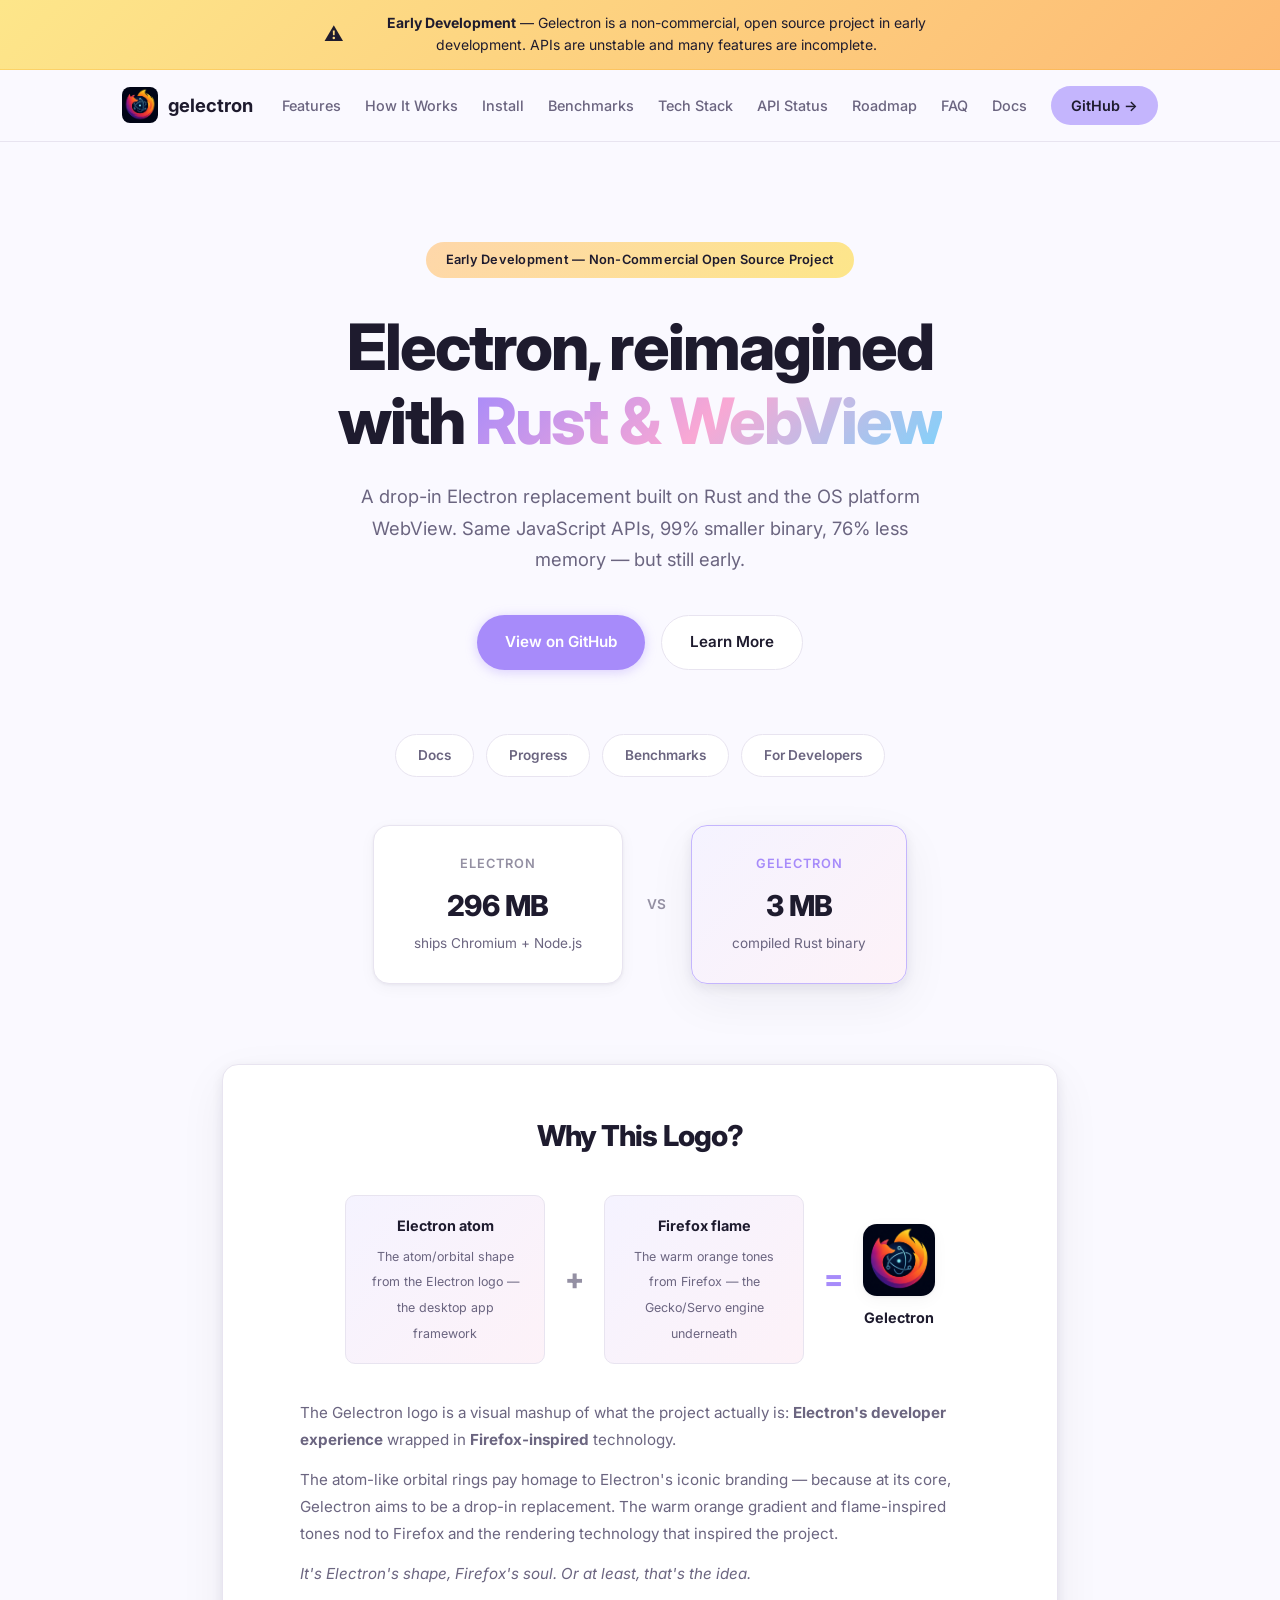
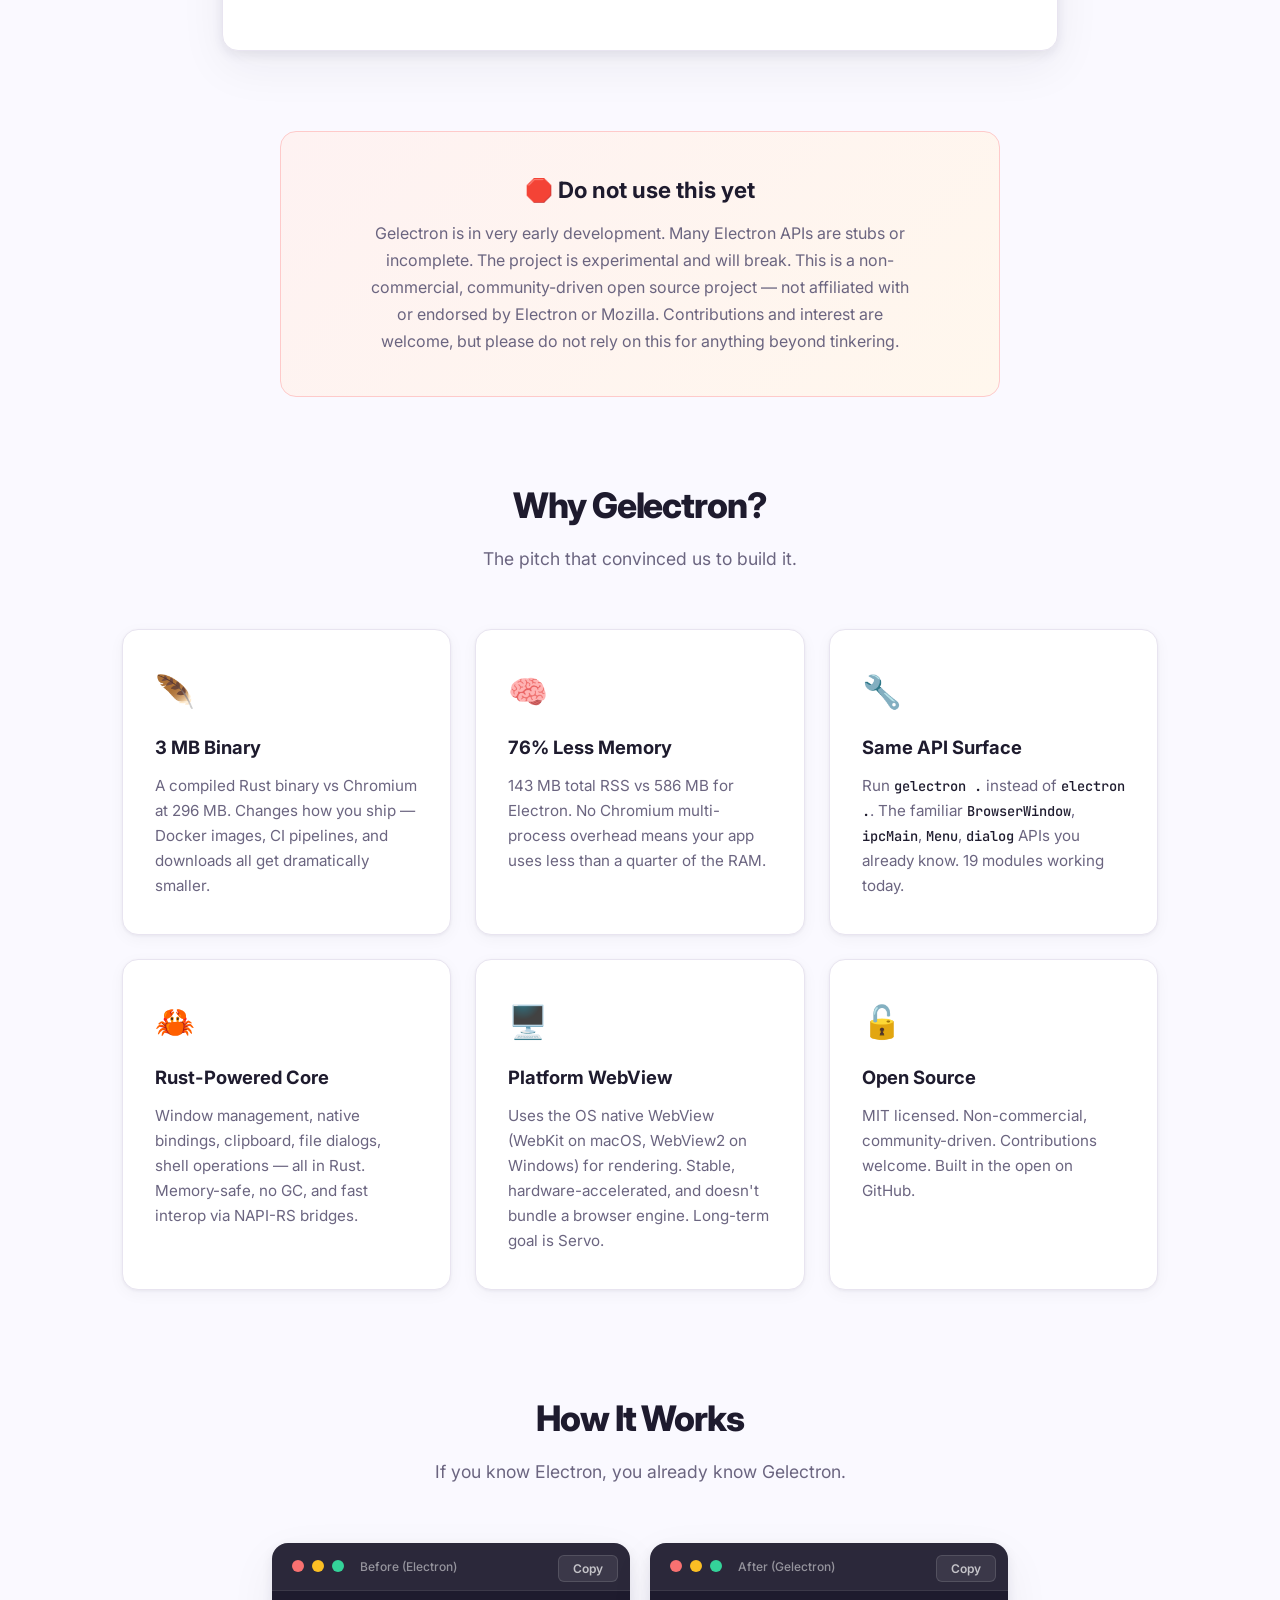
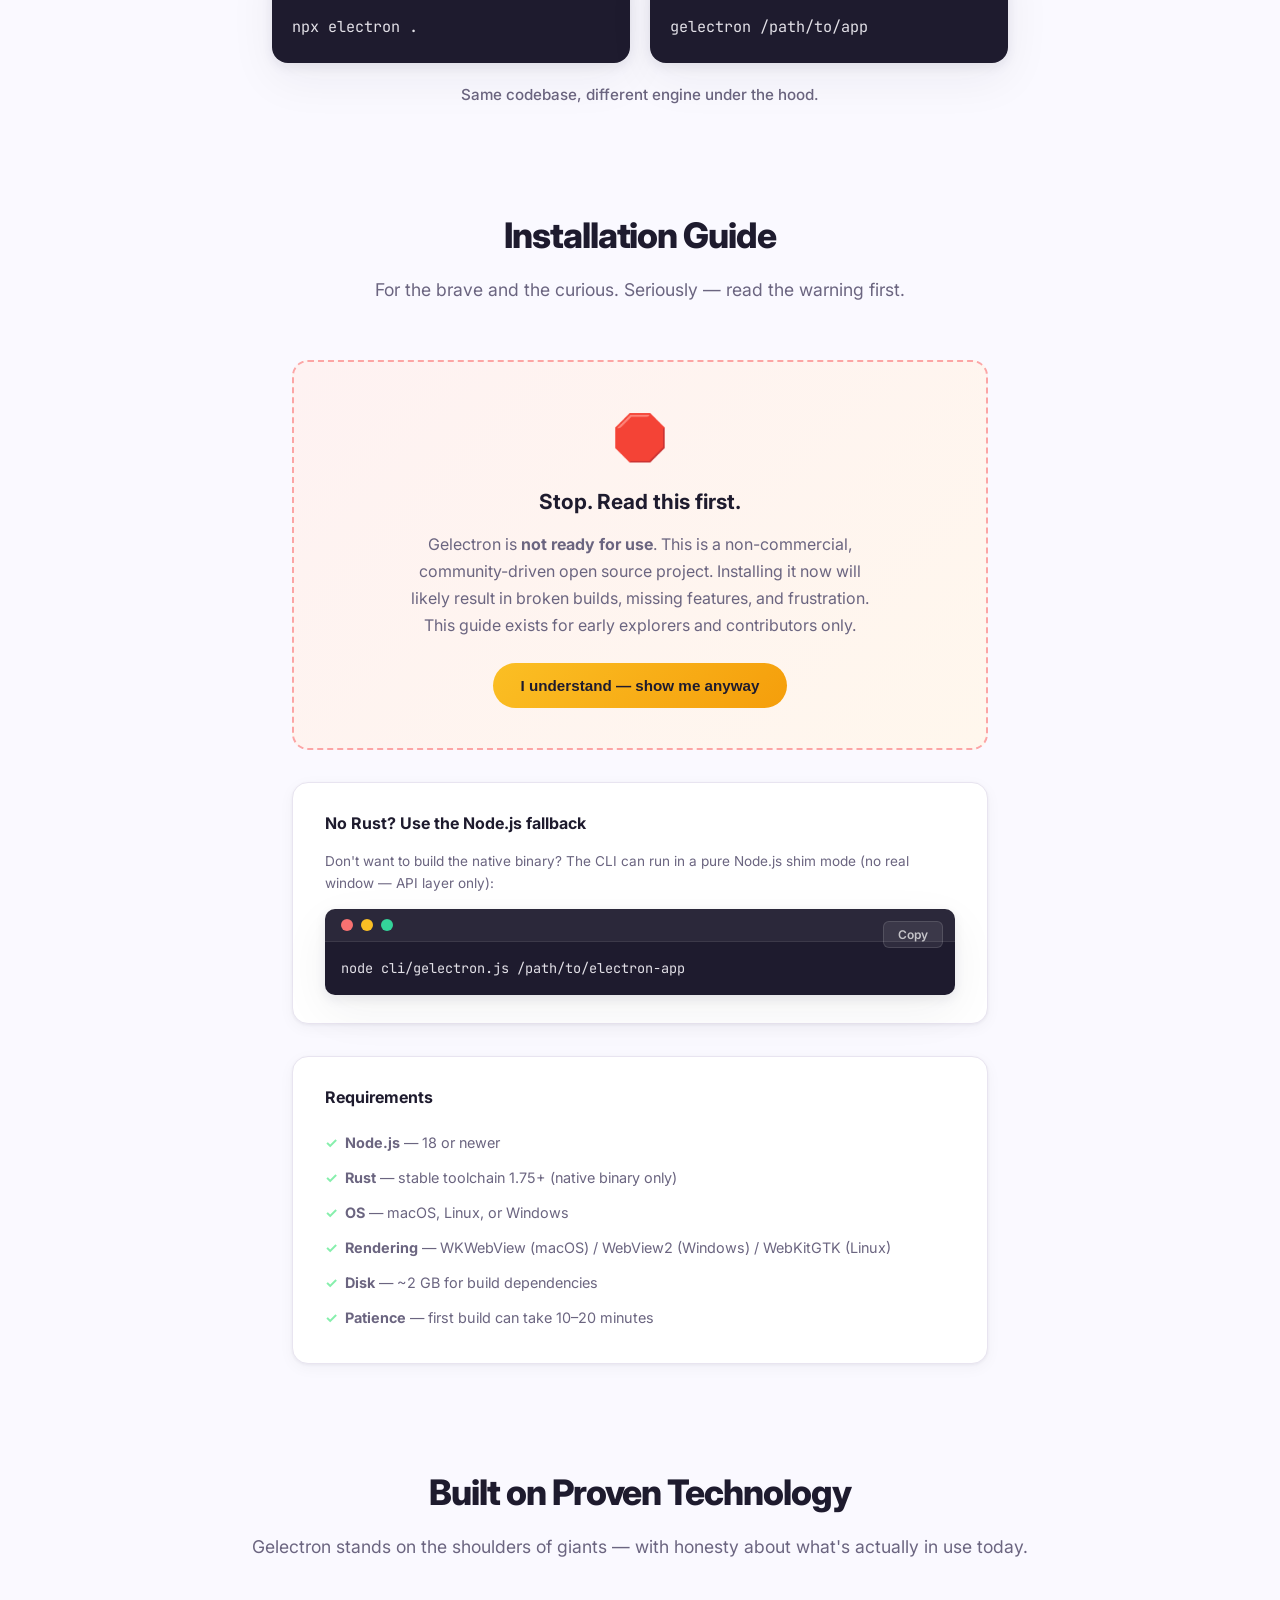
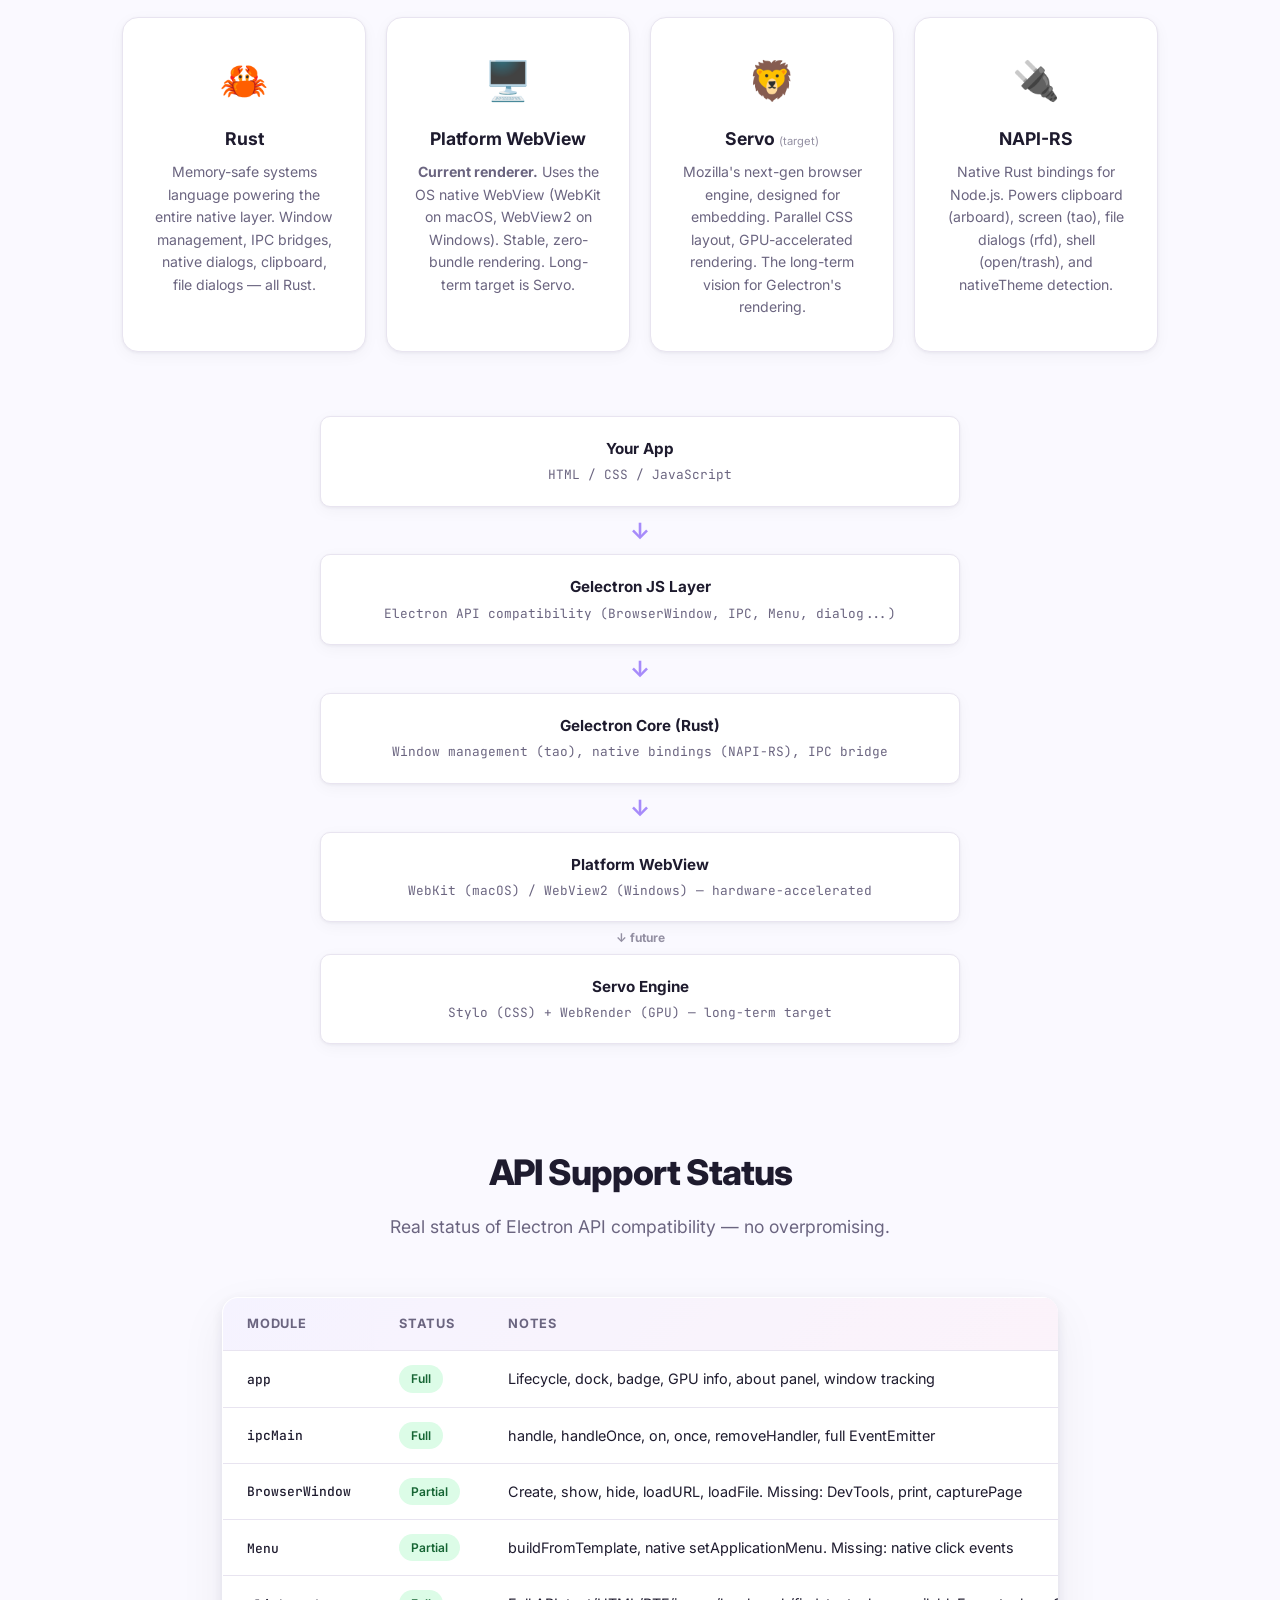
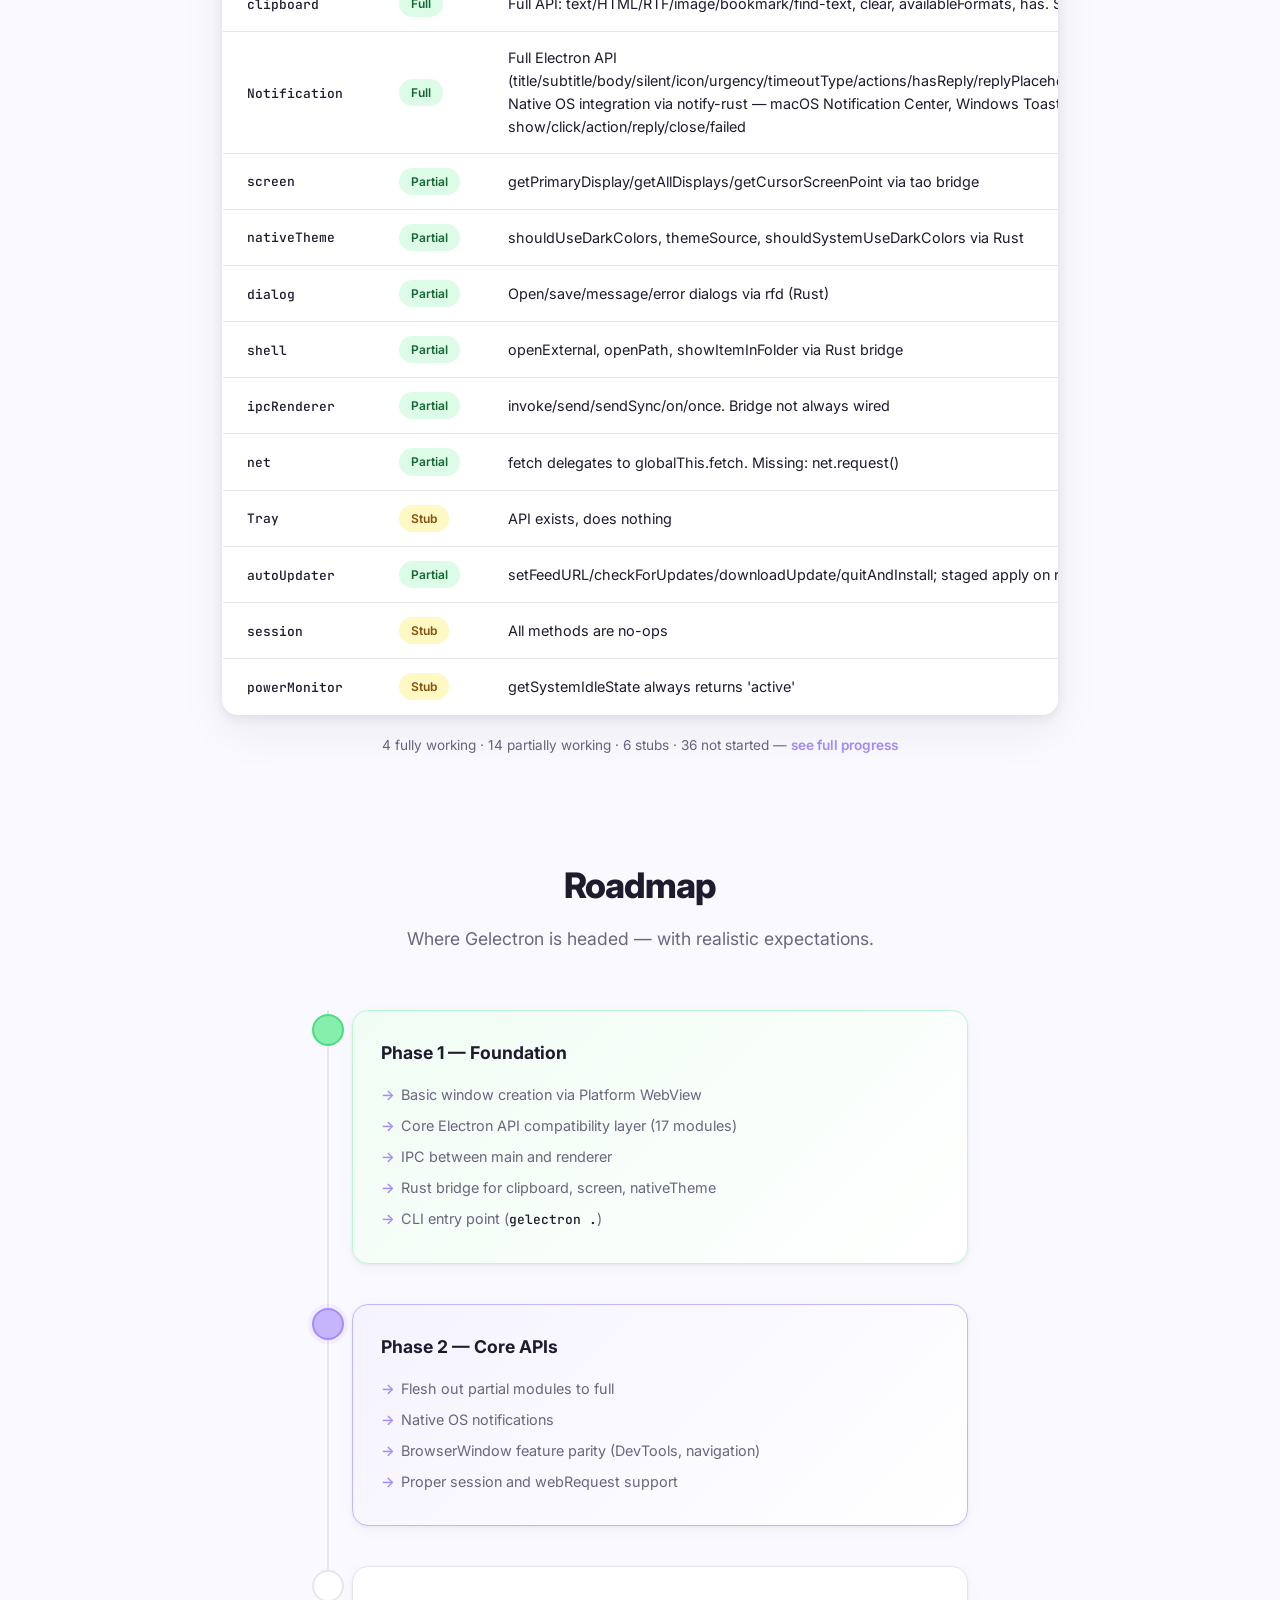
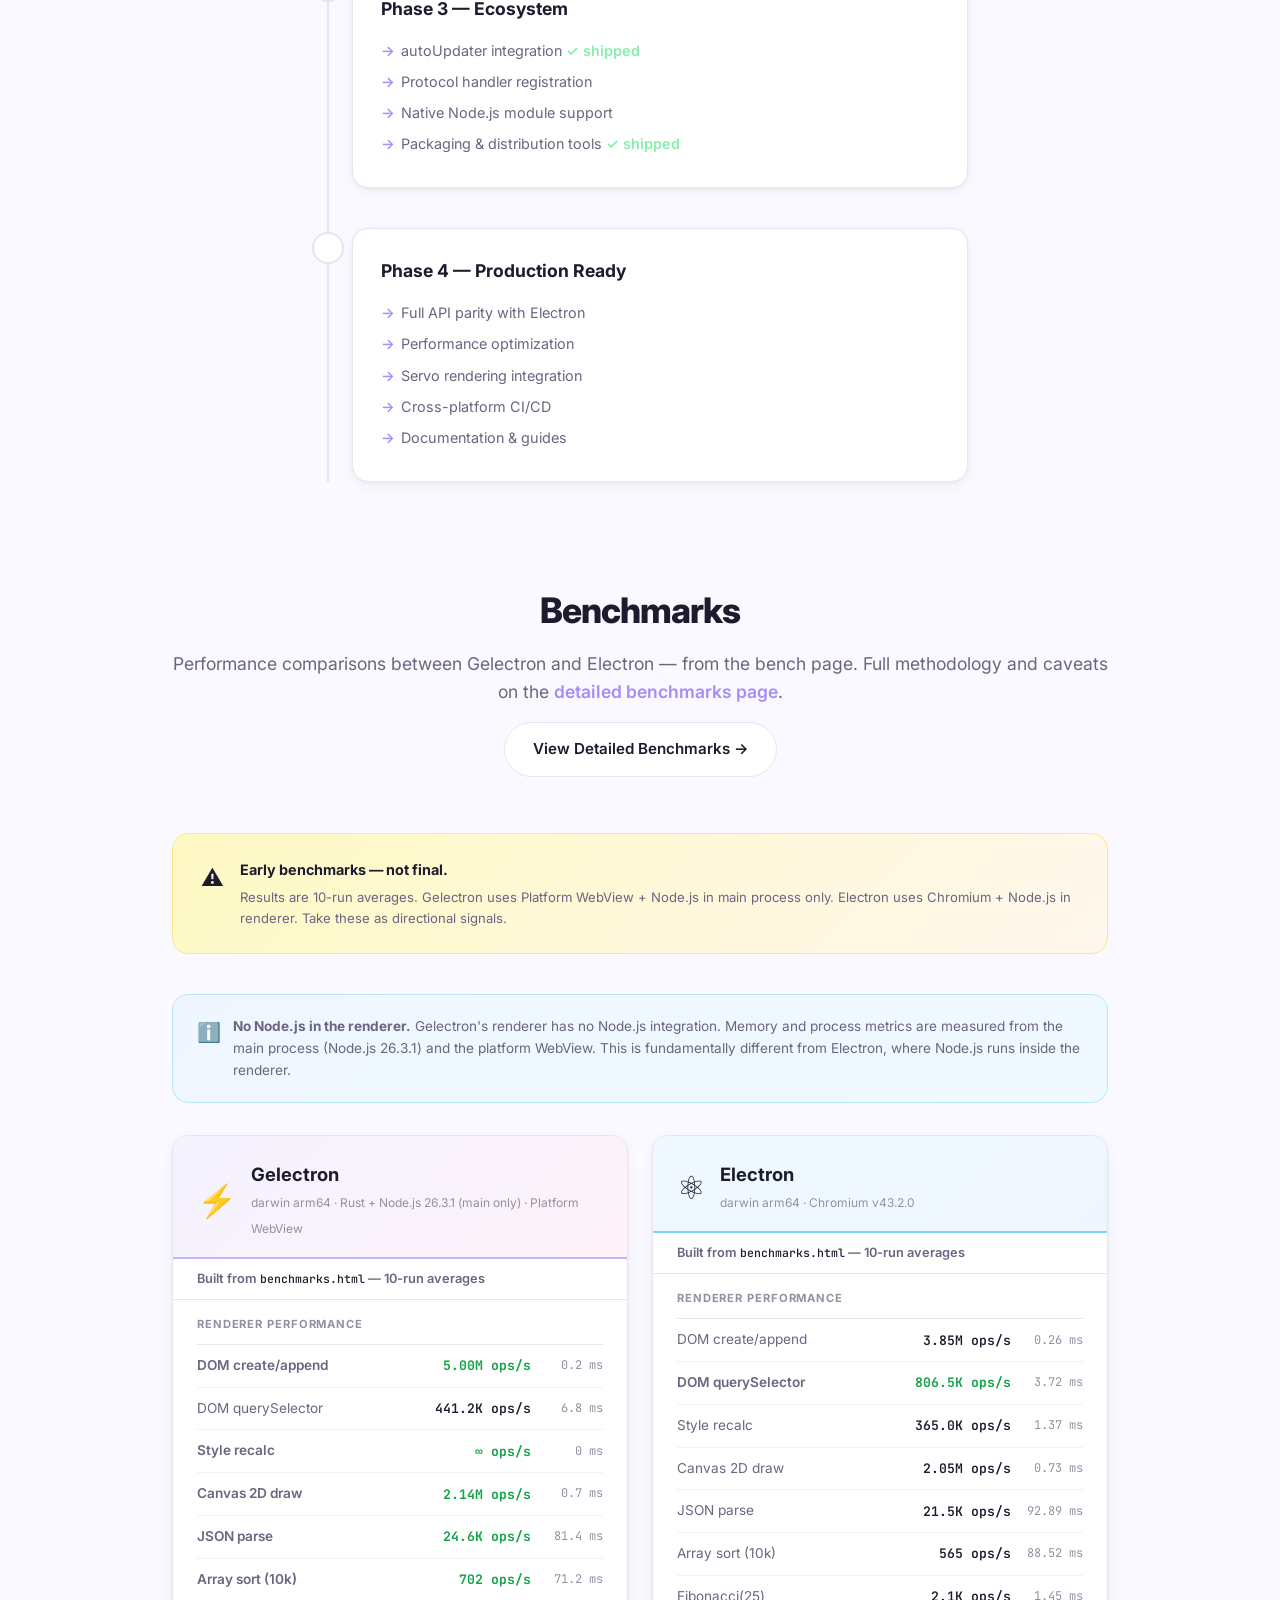
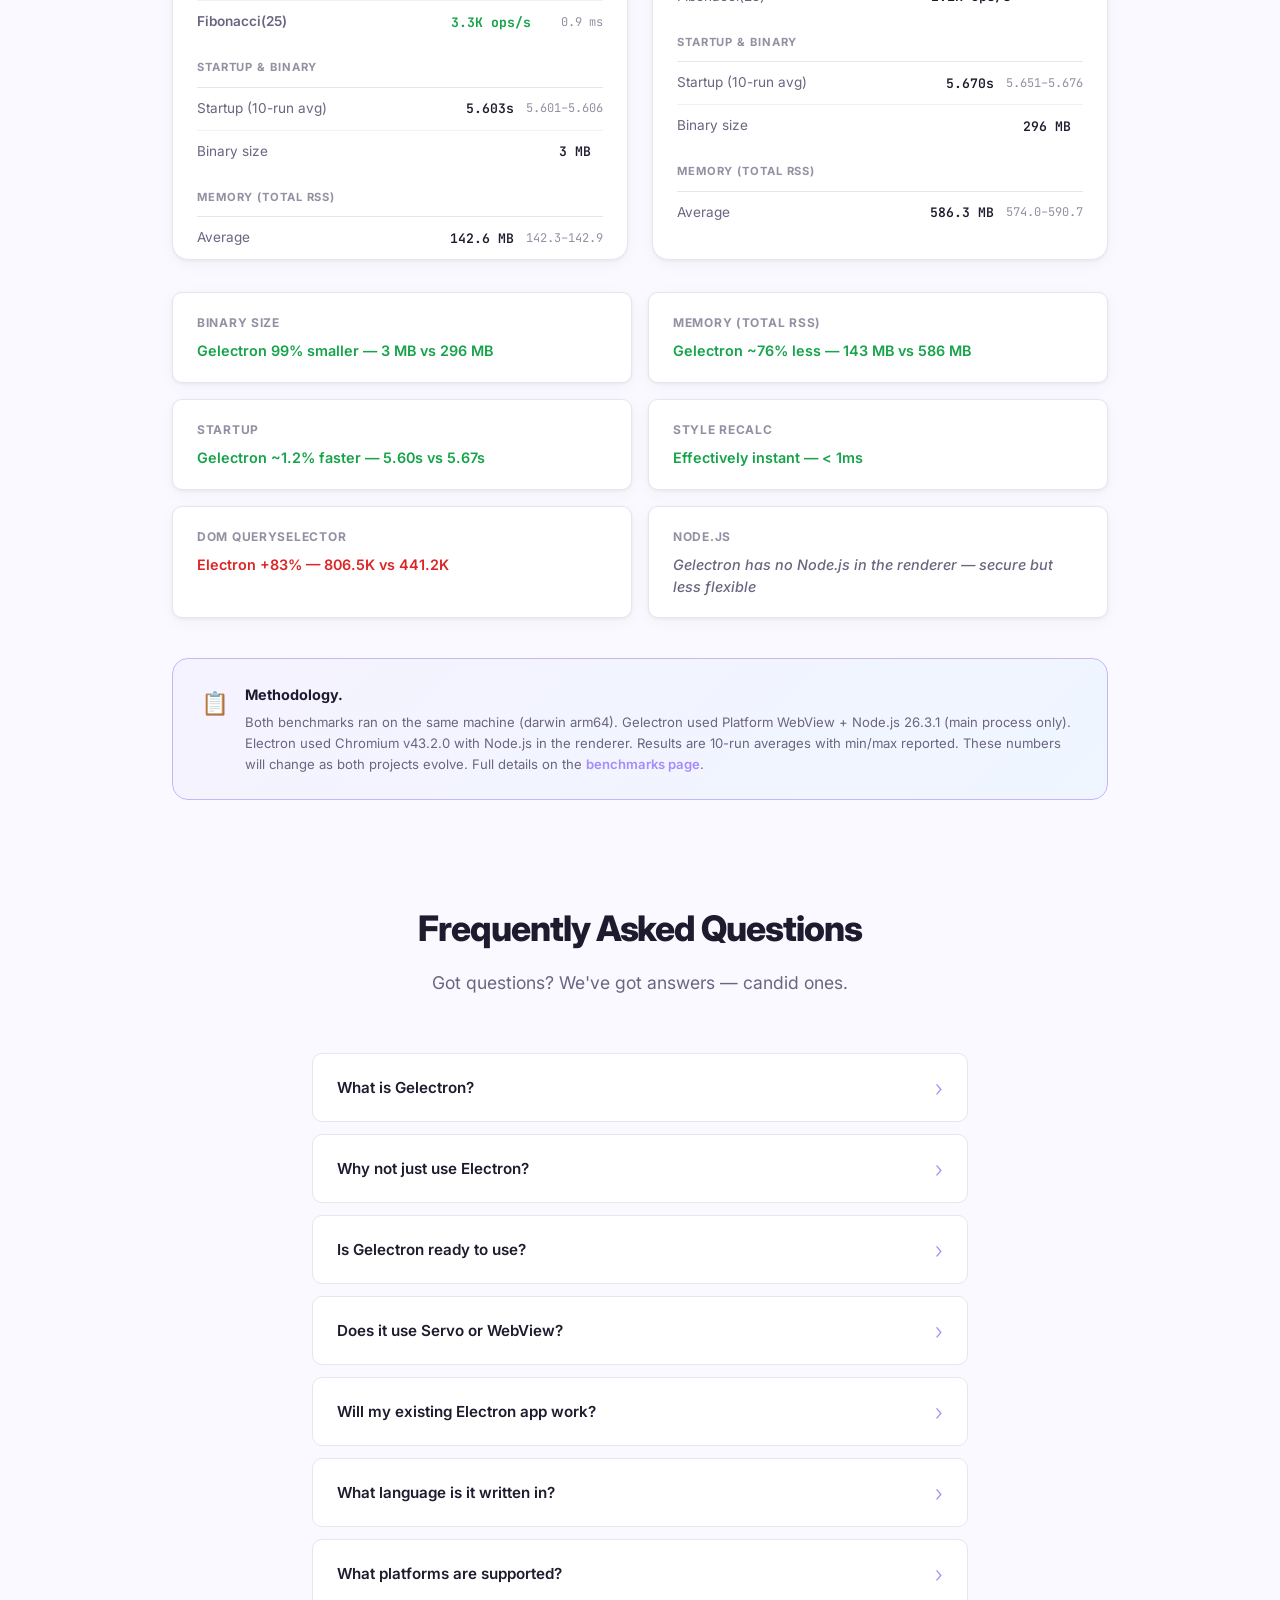
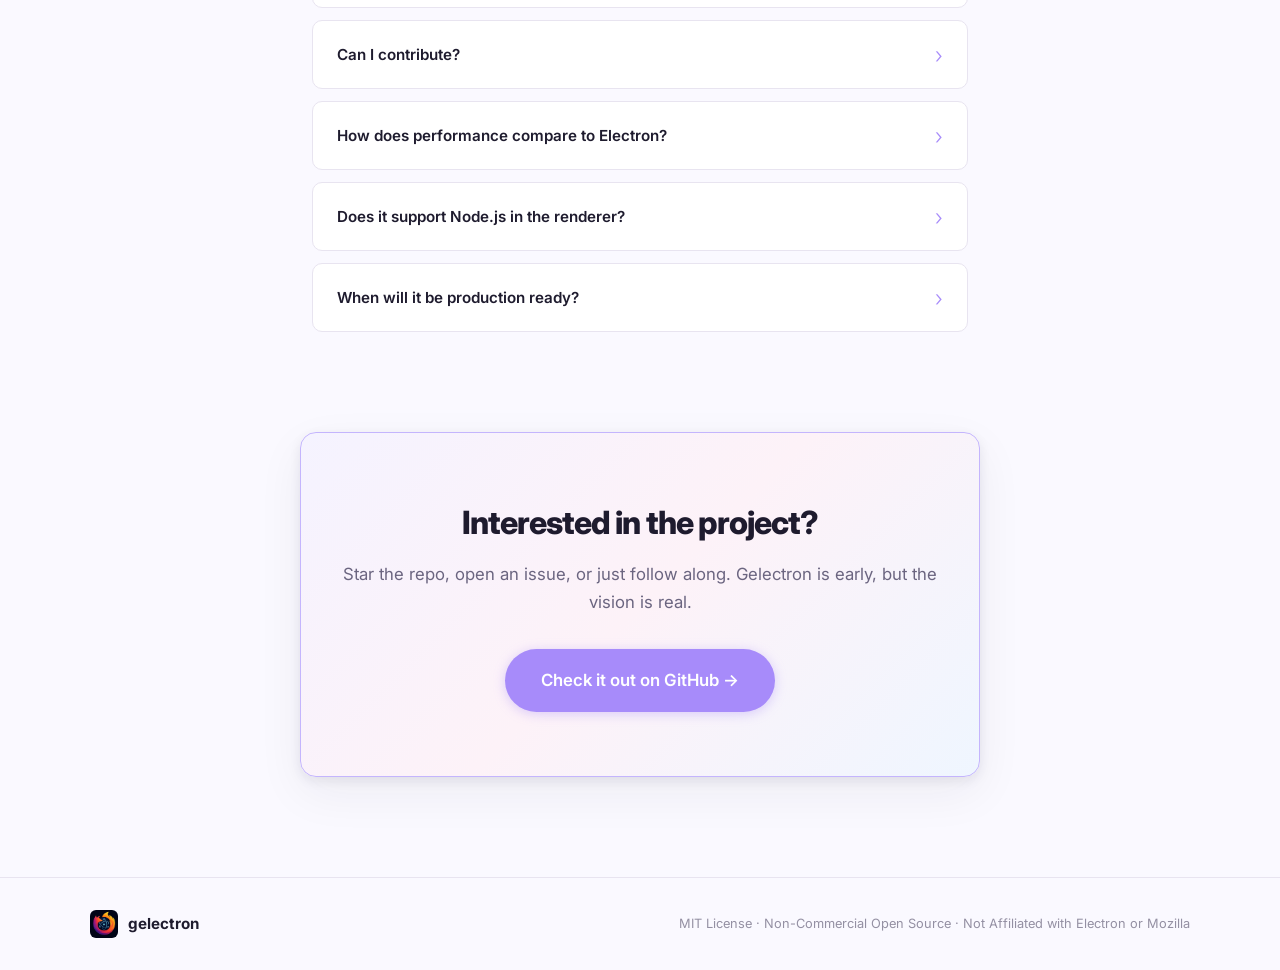
<file: index.html>
<!DOCTYPE html>
<html lang="en">
<head>
  <meta charset="UTF-8">
  <meta name="viewport" content="width=device-width, initial-scale=1.0">
  <title>Gelectron — Electron, Reimagined with Rust</title>
  <meta name="description" content="Drop-in Electron replacement using Rust + Platform WebView. Smaller binaries (3 MB vs 296 MB), less memory (143 MB vs 586 MB). Non-commercial open source — early development.">
  <link rel="stylesheet" href="style.css">
  <link rel="icon" type="image/png" href="logo.png">
  <link rel="preconnect" href="https://fonts.googleapis.com">
  <link rel="preconnect" href="https://fonts.gstatic.com" crossorigin>
  <link href="https://fonts.googleapis.com/css2?family=Inter:wght@400;500;600;700;800&family=JetBrains+Mono:wght@400;500&display=swap" rel="stylesheet">
</head>
<body>

  <div class="warning-banner">
    <span class="warning-icon">⚠</span>
    <p><strong>Early Development</strong> — Gelectron is a non-commercial, open source project in early development. APIs are unstable and many features are incomplete.</p>
  </div>

  <nav class="navbar">
    <div class="nav-content">
      <a href="#" class="logo">
        <img src="logo.png" alt="Gelectron logo" class="logo-img">
        <span class="logo-text">gelectron</span>
      </a>
      <div class="nav-links">
        <a href="#features">Features</a>
        <a href="#how-it-works">How It Works</a>
        <a href="#install">Install</a>
        <a href="#benchmarks">Benchmarks</a>
        <a href="#tech-stack">Tech Stack</a>
        <a href="#api-support">API Status</a>
        <a href="#roadmap">Roadmap</a>
        <a href="#faq">FAQ</a>
        <a href="docs.html">Docs</a>
        <a href="https://github.com/mileswolfallen2/gelectron" target="_blank" rel="noopener" class="nav-cta">GitHub →</a>
      </div>
    </div>
  </nav>

  <main>

    <section class="hero">
      <div class="hero-badge">Early Development — Non-Commercial Open Source Project</div>
      <h1>Electron, reimagined<br>with <span class="gradient-text">Rust &amp; WebView</span></h1>
      <p class="hero-subtitle">A drop-in Electron replacement built on Rust and the OS platform WebView. Same JavaScript APIs, 99% smaller binary, 76% less memory — but still early.</p>
      <div class="hero-actions">
        <a href="https://github.com/mileswolfallen2/gelectron" target="_blank" rel="noopener" class="btn btn-primary">View on GitHub</a>
        <a href="#features" class="btn btn-secondary">Learn More</a>
      </div>
      <div class="hero-secondary-actions">
        <a href="docs.html" class="hero-link">Docs</a>
        <span class="hero-link-sep">·</span>
        <a href="progress.html" class="hero-link">Progress</a>
        <span class="hero-link-sep">·</span>
        <a href="benchmarks.html" class="hero-link">Benchmarks</a>
        <span class="hero-link-sep">·</span>
        <a href="for-developers.html" class="hero-link">For Developers</a>
      </div>
      <div class="hero-comparison">
        <div class="comparison-card">
          <div class="comparison-label">Electron</div>
          <div class="comparison-value">296 MB</div>
          <div class="comparison-note">ships Chromium + Node.js</div>
        </div>
        <div class="comparison-vs">vs</div>
        <div class="comparison-card highlight">
          <div class="comparison-label">Gelectron</div>
          <div class="comparison-value">3 MB</div>
          <div class="comparison-note">compiled Rust binary</div>
        </div>
      </div>
    </section>

    <section class="logo-explanation">
      <div class="logo-explain-content">
        <h2>Why This Logo?</h2>
        <div class="logo-breakdown">
          <div class="logo-component">
            <span class="component-label">Electron atom</span>
            <span class="component-desc">The atom/orbital shape from the Electron logo — the desktop app framework</span>
          </div>
          <div class="logo-plus">+</div>
          <div class="logo-component">
            <span class="component-label">Firefox flame</span>
            <span class="component-desc">The warm orange tones from Firefox — the Gecko/Servo engine underneath</span>
          </div>
          <div class="logo-equals">=</div>
          <div class="logo-part">
            <img src="logo.png" alt="Gelectron logo" class="logo-part-img">
            <span class="component-label">Gelectron</span>
          </div>
        </div>
        <div class="logo-explain-text">
          <p>The Gelectron logo is a visual mashup of what the project actually is: <strong>Electron's developer experience</strong> wrapped in <strong>Firefox-inspired</strong> technology.</p>
          <p>The atom-like orbital rings pay homage to Electron's iconic branding — because at its core, Gelectron aims to be a drop-in replacement. The warm orange gradient and flame-inspired tones nod to Firefox and the rendering technology that inspired the project.</p>
          <p class="logo-tagline">It's Electron's shape, Firefox's soul. Or at least, that's the idea.</p>
        </div>
      </div>
    </section>

    <section class="early-notice">
      <div class="notice-content">
        <h2>🛑 Do not use this yet</h2>
        <p>Gelectron is in very early development. Many Electron APIs are stubs or incomplete. The project is experimental and will break. This is a non-commercial, community-driven open source project — not affiliated with or endorsed by Electron or Mozilla. Contributions and interest are welcome, but please do not rely on this for anything beyond tinkering.</p>
      </div>
    </section>

    <section id="features" class="features">
      <div class="section-header">
        <h2>Why Gelectron?</h2>
        <p>The pitch that convinced us to build it.</p>
      </div>
      <div class="features-grid">
        <div class="feature-card">
          <div class="feature-icon">🪶</div>
          <h3>3 MB Binary</h3>
          <p>A compiled Rust binary vs Chromium at 296 MB. Changes how you ship — Docker images, CI pipelines, and downloads all get dramatically smaller.</p>
        </div>
        <div class="feature-card">
          <div class="feature-icon">🧠</div>
          <h3>76% Less Memory</h3>
          <p>143 MB total RSS vs 586 MB for Electron. No Chromium multi-process overhead means your app uses less than a quarter of the RAM.</p>
        </div>
        <div class="feature-card">
          <div class="feature-icon">🔧</div>
          <h3>Same API Surface</h3>
          <p>Run <code>gelectron .</code> instead of <code>electron .</code>. The familiar <code>BrowserWindow</code>, <code>ipcMain</code>, <code>Menu</code>, <code>dialog</code> APIs you already know. 19 modules working today.</p>
        </div>
        <div class="feature-card">
          <div class="feature-icon">🦀</div>
          <h3>Rust-Powered Core</h3>
          <p>Window management, native bindings, clipboard, file dialogs, shell operations — all in Rust. Memory-safe, no GC, and fast interop via NAPI-RS bridges.</p>
        </div>
        <div class="feature-card">
          <div class="feature-icon">🖥️</div>
          <h3>Platform WebView</h3>
          <p>Uses the OS native WebView (WebKit on macOS, WebView2 on Windows) for rendering. Stable, hardware-accelerated, and doesn't bundle a browser engine. Long-term goal is Servo.</p>
        </div>
        <div class="feature-card">
          <div class="feature-icon">🔓</div>
          <h3>Open Source</h3>
          <p>MIT licensed. Non-commercial, community-driven. Contributions welcome. Built in the open on GitHub.</p>
        </div>
      </div>
    </section>

    <section id="how-it-works" class="how-it-works">
      <div class="section-header">
        <h2>How It Works</h2>
        <p>If you know Electron, you already know Gelectron.</p>
      </div>
      <div class="code-comparison">
        <div class="code-block">
          <div class="code-header">
            <span class="code-dot red"></span>
            <span class="code-dot yellow"></span>
            <span class="code-dot green"></span>
            <span class="code-title">Before (Electron)</span>
          </div>
          <pre><code>npx electron .</code></pre>
        </div>
        <div class="code-block highlight">
          <div class="code-header">
            <span class="code-dot red"></span>
            <span class="code-dot yellow"></span>
            <span class="code-dot green"></span>
            <span class="code-title">After (Gelectron)</span>
          </div>
          <pre><code>gelectron /path/to/app</code></pre>
        </div>
      </div>
      <p class="code-note">Same codebase, different engine under the hood.</p>
    </section>

    <section id="install" class="install-guide">
      <div class="section-header">
        <h2>Installation Guide</h2>
        <p>For the brave and the curious. Seriously — read the warning first.</p>
      </div>
      <div class="install-content">
        <div class="install-warning-box">
          <div class="install-warning-icon">🛑</div>
          <h3>Stop. Read this first.</h3>
          <p>Gelectron is <strong>not ready for use</strong>. This is a non-commercial, community-driven open source project. Installing it now will likely result in broken builds, missing features, and frustration. This guide exists for early explorers and contributors only.</p>
          <button class="btn btn-warning" id="open-install-modal">I understand — show me anyway</button>
        </div>

        <div class="install-steps" id="install-steps">
          <div class="install-step">
            <div class="step-number">1</div>
            <div class="step-content">
              <h4>Clone the repository</h4>
              <div class="code-block small">
                <div class="code-header">
                  <span class="code-dot red"></span>
                  <span class="code-dot yellow"></span>
                  <span class="code-dot green"></span>
                </div>
                <pre><code>git clone https://github.com/mileswolfallen2/gelectron.git
cd gelectron</code></pre>
              </div>
            </div>
          </div>
          <div class="install-step">
            <div class="step-number">2</div>
            <div class="step-content">
              <h4>Install dependencies</h4>
              <div class="code-block small">
                <div class="code-header">
                  <span class="code-dot red"></span>
                  <span class="code-dot yellow"></span>
                  <span class="code-dot green"></span>
                </div>
                <pre><code>npm install</code></pre>
              </div>
              <p class="step-note">Requires Node.js 18+. For the native binary you'll also need Rust 1.75+ — install via <a href="https://rustup.rs" target="_blank">rustup.rs</a>.</p>
            </div>
          </div>
          <div class="install-step">
            <div class="step-number">3</div>
            <div class="step-content">
              <h4>Build the native binary</h4>
              <div class="code-block small">
                <div class="code-header">
                  <span class="code-dot red"></span>
                  <span class="code-dot yellow"></span>
                  <span class="code-dot green"></span>
                </div>
                <pre><code>cargo build --release -p gelectron</code></pre>
              </div>
              <p class="step-note">Produces <code>target/release/gelectron</code> (~3 MB). Uses tao (windowing) + wry (WebView) — no Chromium, no Servo. First build takes a while; subsequent builds are fast.</p>
            </div>
          </div>
          <div class="install-step">
            <div class="step-number">4</div>
            <div class="step-content">
              <h4>Run the demo app</h4>
              <div class="code-block small">
                <div class="code-header">
                  <span class="code-dot red"></span>
                  <span class="code-dot yellow"></span>
                  <span class="code-dot green"></span>
                </div>
                <pre><code>cargo run --release -p gelectron -- demo/</code></pre>
              </div>
              <p class="step-note">Opens a real window with an interactive demo: DOM counter, live clock, animated canvas, CSS grid and flexbox.</p>
            </div>
          </div>
          <div class="install-step">
            <div class="step-number">5</div>
            <div class="step-content">
              <h4>Run your Electron app</h4>
              <div class="code-block small">
                <div class="code-header">
                  <span class="code-dot red"></span>
                  <span class="code-dot yellow"></span>
                  <span class="code-dot green"></span>
                </div>
                <pre><code>cargo run --release -p gelectron -- /path/to/your/electron-app</code></pre>
              </div>
              <p class="step-note">Gelectron reads your app's <code>package.json</code>, patches <code>require('electron')</code> to its compatibility layer, and spawns a Node.js child process with a wry WebView window.</p>
            </div>
          </div>
          <div class="install-step">
            <div class="step-number">6</div>
            <div class="step-content">
              <h4>Optional: WebView-only mode</h4>
              <div class="code-block small">
                <div class="code-header">
                  <span class="code-dot red"></span>
                  <span class="code-dot yellow"></span>
                  <span class="code-dot green"></span>
                </div>
                <pre><code>cargo run --release -p gelectron -- demo/ --no-node</code></pre>
              </div>
              <p class="step-note">Skips spawning Node.js entirely — the JS compatibility layer runs inside the WebView. Saves ~50 MB RSS. Native dialogs, clipboard, and screen info still work via <code>window.ipc.postMessage()</code>.</p>
            </div>
          </div>
        </div>

        <div class="install-requirements">
          <h4>No Rust? Use the Node.js fallback</h4>
          <p style="font-size:0.85rem;color:var(--text-muted);margin-bottom:14px;">Don't want to build the native binary? The CLI can run in a pure Node.js shim mode (no real window — API layer only):</p>
          <div class="code-block small">
            <div class="code-header">
              <span class="code-dot red"></span>
              <span class="code-dot yellow"></span>
              <span class="code-dot green"></span>
            </div>
            <pre><code>node cli/gelectron.js /path/to/electron-app</code></pre>
          </div>
        </div>

        <div class="install-requirements">
          <h4>Requirements</h4>
          <ul>
            <li><strong>Node.js</strong> — 18 or newer</li>
            <li><strong>Rust</strong> — stable toolchain 1.75+ (native binary only)</li>
            <li><strong>OS</strong> — macOS, Linux, or Windows</li>
            <li><strong>Rendering</strong> — WKWebView (macOS) / WebView2 (Windows) / WebKitGTK (Linux)</li>
            <li><strong>Disk</strong> — ~2 GB for build dependencies</li>
            <li><strong>Patience</strong> — first build can take 10–20 minutes</li>
          </ul>
        </div>
      </div>
    </section>

    <section id="tech-stack" class="tech-stack">
      <div class="section-header">
        <h2>Built on Proven Technology</h2>
        <p>Gelectron stands on the shoulders of giants — with honesty about what's actually in use today.</p>
      </div>
      <div class="tech-grid">
        <div class="tech-card">
          <div class="tech-logo">🦀</div>
          <h3>Rust</h3>
          <p>Memory-safe systems language powering the entire native layer. Window management, IPC bridges, native dialogs, clipboard, file dialogs — all Rust.</p>
        </div>
        <div class="tech-card">
          <div class="tech-logo">🖥️</div>
          <h3>Platform WebView</h3>
          <p><strong>Current renderer.</strong> Uses the OS native WebView (WebKit on macOS, WebView2 on Windows). Stable, zero-bundle rendering. Long-term target is Servo.</p>
        </div>
        <div class="tech-card">
          <div class="tech-logo">🦁</div>
          <h3>Servo <span style="font-size:0.7rem;color:var(--text-light);font-weight:400;">(target)</span></h3>
          <p>Mozilla's next-gen browser engine, designed for embedding. Parallel CSS layout, GPU-accelerated rendering. The long-term vision for Gelectron's rendering.</p>
        </div>
        <div class="tech-card">
          <div class="tech-logo">🔌</div>
          <h3>NAPI-RS</h3>
          <p>Native Rust bindings for Node.js. Powers clipboard (arboard), screen (tao), file dialogs (rfd), shell (open/trash), and nativeTheme detection.</p>
        </div>
      </div>
      <div class="architecture-diagram">
        <div class="arch-layer">
          <div class="arch-label">Your App</div>
          <div class="arch-code">HTML / CSS / JavaScript</div>
        </div>
        <div class="arch-arrow">↓</div>
        <div class="arch-layer">
          <div class="arch-label">Gelectron JS Layer</div>
          <div class="arch-code">Electron API compatibility (BrowserWindow, IPC, Menu, dialog...)</div>
        </div>
        <div class="arch-arrow">↓</div>
        <div class="arch-layer">
          <div class="arch-label">Gelectron Core (Rust)</div>
          <div class="arch-code">Window management (tao), native bindings (NAPI-RS), IPC bridge</div>
        </div>
        <div class="arch-arrow">↓</div>
        <div class="arch-layer">
          <div class="arch-label">Platform WebView</div>
          <div class="arch-code">WebKit (macOS) / WebView2 (Windows) — hardware-accelerated</div>
        </div>
        <div class="arch-arrow" style="font-size:0.75rem;color:var(--text-light);">↓ future</div>
        <div class="arch-layer" style="opacity:0.5;">
          <div class="arch-label">Servo Engine</div>
          <div class="arch-code">Stylo (CSS) + WebRender (GPU) — long-term target</div>
        </div>
      </div>
    </section>

    <section id="api-support" class="api-support">
      <div class="section-header">
        <h2>API Support Status</h2>
        <p>Real status of Electron API compatibility — no overpromising.</p>
      </div>
      <div class="api-table-wrapper">
        <table class="api-table">
          <thead>
            <tr>
              <th>Module</th>
              <th>Status</th>
              <th>Notes</th>
            </tr>
          </thead>
          <tbody>
            <tr>
              <td><code>app</code></td>
              <td><span class="status implemented">Full</span></td>
              <td>Lifecycle, dock, badge, GPU info, about panel, window tracking</td>
            </tr>
            <tr>
              <td><code>ipcMain</code></td>
              <td><span class="status implemented">Full</span></td>
              <td>handle, handleOnce, on, once, removeHandler, full EventEmitter</td>
            </tr>
            <tr>
              <td><code>BrowserWindow</code></td>
              <td><span class="status implemented">Partial</span></td>
              <td>Create, show, hide, loadURL, loadFile. Missing: DevTools, print, capturePage</td>
            </tr>
            <tr>
              <td><code>Menu</code></td>
              <td><span class="status implemented">Partial</span></td>
              <td>buildFromTemplate, native setApplicationMenu. Missing: native click events</td>
            </tr>
            <tr>
              <td><code>clipboard</code></td>
              <td><span class="status implemented">Full</span></td>
              <td>Full API: text/HTML/RTF/image/bookmark/find-text, clear, availableFormats, has. Sync FIFO or async bridge</td>
            </tr>
            <tr>
              <td><code>Notification</code></td>
              <td><span class="status implemented">Full</span></td>
              <td>Full Electron API (title/subtitle/body/silent/icon/urgency/timeoutType/actions/hasReply/replyPlaceholder/sound/closeButtonText/toastXml). Native OS integration via notify-rust — macOS Notification Center, Windows Toasts, Linux D-Bus. Events: show/click/action/reply/close/failed</td>
            </tr>
            <tr>
              <td><code>screen</code></td>
              <td><span class="status implemented">Partial</span></td>
              <td>getPrimaryDisplay/getAllDisplays/getCursorScreenPoint via tao bridge</td>
            </tr>
            <tr>
              <td><code>nativeTheme</code></td>
              <td><span class="status implemented">Partial</span></td>
              <td>shouldUseDarkColors, themeSource, shouldSystemUseDarkColors via Rust</td>
            </tr>
            <tr>
              <td><code>dialog</code></td>
              <td><span class="status implemented">Partial</span></td>
              <td>Open/save/message/error dialogs via rfd (Rust)</td>
            </tr>
            <tr>
              <td><code>shell</code></td>
              <td><span class="status implemented">Partial</span></td>
              <td>openExternal, openPath, showItemInFolder via Rust bridge</td>
            </tr>
            <tr>
              <td><code>ipcRenderer</code></td>
              <td><span class="status implemented">Partial</span></td>
              <td>invoke/send/sendSync/on/once. Bridge not always wired</td>
            </tr>
            <tr>
              <td><code>net</code></td>
              <td><span class="status implemented">Partial</span></td>
              <td>fetch delegates to globalThis.fetch. Missing: net.request()</td>
            </tr>
            <tr>
              <td><code>Tray</code></td>
              <td><span class="status stub">Stub</span></td>
              <td>API exists, does nothing</td>
            </tr>
            <tr>
              <td><code>autoUpdater</code></td>
              <td><span class="status implemented">Partial</span></td>
              <td>setFeedURL/checkForUpdates/downloadUpdate/quitAndInstall; staged apply on relaunch. Packaged apps only</td>
            </tr>
            <tr>
              <td><code>session</code></td>
              <td><span class="status stub">Stub</span></td>
              <td>All methods are no-ops</td>
            </tr>
            <tr>
              <td><code>powerMonitor</code></td>
              <td><span class="status stub">Stub</span></td>
              <td>getSystemIdleState always returns 'active'</td>
            </tr>
          </tbody>
        </table>
      </div>
      <p style="text-align:center;margin-top:20px;color:var(--text-muted);font-size:0.85rem;">
        4 fully working · 14 partially working · 6 stubs · 36 not started
        — <a href="progress.html" style="color:var(--pastel-purple);font-weight:600;">see full progress</a>
      </p>
    </section>

    <section id="roadmap" class="roadmap">
      <div class="section-header">
        <h2>Roadmap</h2>
        <p>Where Gelectron is headed — with realistic expectations.</p>
      </div>
      <div class="roadmap-timeline">
        <div class="roadmap-item done">
          <div class="roadmap-marker"></div>
          <div class="roadmap-content">
            <h3>Phase 1 — Foundation</h3>
            <ul>
              <li>Basic window creation via Platform WebView</li>
              <li>Core Electron API compatibility layer (17 modules)</li>
              <li>IPC between main and renderer</li>
              <li>Rust bridge for clipboard, screen, nativeTheme</li>
              <li>CLI entry point (<code>gelectron .</code>)</li>
            </ul>
          </div>
        </div>
        <div class="roadmap-item current">
          <div class="roadmap-marker"></div>
          <div class="roadmap-content">
            <h3>Phase 2 — Core APIs</h3>
            <ul>
              <li>Flesh out partial modules to full</li>
              <li>Native OS notifications</li>
              <li>BrowserWindow feature parity (DevTools, navigation)</li>
              <li>Proper session and webRequest support</li>
            </ul>
          </div>
        </div>
        <div class="roadmap-item">
          <div class="roadmap-marker"></div>
          <div class="roadmap-content">
            <h3>Phase 3 — Ecosystem</h3>
            <ul>
              <li>autoUpdater integration <span style="color:var(--pastel-mint);font-weight:600;">✓ shipped</span></li>
              <li>Protocol handler registration</li>
              <li>Native Node.js module support</li>
              <li>Packaging &amp; distribution tools <span style="color:var(--pastel-mint);font-weight:600;">✓ shipped</span></li>
            </ul>
          </div>
        </div>
        <div class="roadmap-item">
          <div class="roadmap-marker"></div>
          <div class="roadmap-content">
            <h3>Phase 4 — Production Ready</h3>
            <ul>
              <li>Full API parity with Electron</li>
              <li>Performance optimization</li>
              <li>Servo rendering integration</li>
              <li>Cross-platform CI/CD</li>
              <li>Documentation &amp; guides</li>
            </ul>
          </div>
        </div>
      </div>
    </section>

    <section id="benchmarks" class="benchmarks">
      <div class="section-header">
        <h2>Benchmarks</h2>
        <p>Performance comparisons between Gelectron and Electron — from the bench page. Full methodology and caveats on the <a href="benchmarks.html" style="color:var(--pastel-purple);font-weight:600;">detailed benchmarks page</a>.</p>
        <a href="benchmarks.html" class="btn btn-secondary" style="margin-top: 16px;">View Detailed Benchmarks →</a>
      </div>

      <div class="benchmark-disclaimer">
        <div class="benchmark-disclaimer-icon">⚠</div>
        <div>
          <strong>Early benchmarks — not final.</strong>
          <p>Results are 10-run averages. Gelectron uses Platform WebView + Node.js in main process only. Electron uses Chromium + Node.js in renderer. Take these as directional signals.</p>
        </div>
      </div>

      <div class="benchmark-notice">
        <span class="benchmark-notice-icon">ℹ️</span>
        <p><strong>No Node.js in the renderer.</strong> Gelectron's renderer has no Node.js integration. Memory and process metrics are measured from the main process (Node.js 26.3.1) and the platform WebView. This is fundamentally different from Electron, where Node.js runs inside the renderer.</p>
      </div>

      <div class="benchmark-comparison">
        <div class="benchmark-column">
          <div class="benchmark-header gelectron">
            <span class="benchmark-engine-icon">⚡</span>
            <div>
              <h3>Gelectron</h3>
              <span class="benchmark-meta">darwin arm64 · Rust + Node.js 26.3.1 (main only) · Platform WebView</span>
            </div>
          </div>
          <div class="benchmark-time">Built from <code>benchmarks.html</code> — 10-run averages</div>
          <div class="benchmark-group">
            <div class="benchmark-group-title">Renderer Performance</div>
            <div class="benchmark-row winner">
              <span class="bench-label">DOM create/append</span>
              <span class="bench-value">5.00M ops/s</span>
              <span class="bench-time">0.2 ms</span>
            </div>
            <div class="benchmark-row">
              <span class="bench-label">DOM querySelector</span>
              <span class="bench-value">441.2K ops/s</span>
              <span class="bench-time">6.8 ms</span>
            </div>
            <div class="benchmark-row winner">
              <span class="bench-label">Style recalc</span>
              <span class="bench-value">∞ ops/s</span>
              <span class="bench-time">0 ms</span>
            </div>
            <div class="benchmark-row winner">
              <span class="bench-label">Canvas 2D draw</span>
              <span class="bench-value">2.14M ops/s</span>
              <span class="bench-time">0.7 ms</span>
            </div>
            <div class="benchmark-row winner">
              <span class="bench-label">JSON parse</span>
              <span class="bench-value">24.6K ops/s</span>
              <span class="bench-time">81.4 ms</span>
            </div>
            <div class="benchmark-row winner">
              <span class="bench-label">Array sort (10k)</span>
              <span class="bench-value">702 ops/s</span>
              <span class="bench-time">71.2 ms</span>
            </div>
            <div class="benchmark-row winner">
              <span class="bench-label">Fibonacci(25)</span>
              <span class="bench-value">3.3K ops/s</span>
              <span class="bench-time">0.9 ms</span>
            </div>
          </div>
          <div class="benchmark-group">
            <div class="benchmark-group-title">Startup &amp; Binary</div>
            <div class="benchmark-row">
              <span class="bench-label">Startup (10-run avg)</span>
              <span class="bench-value">5.603s</span>
              <span class="bench-time">5.601–5.606</span>
            </div>
            <div class="benchmark-row">
              <span class="bench-label">Binary size</span>
              <span class="bench-value">3 MB</span>
            </div>
          </div>
          <div class="benchmark-group">
            <div class="benchmark-group-title">Memory (Total RSS)</div>
            <div class="benchmark-row">
              <span class="bench-label">Average</span>
              <span class="bench-value">142.6 MB</span>
              <span class="bench-time">142.3–142.9</span>
            </div>
          </div>
        </div>

        <div class="benchmark-column">
          <div class="benchmark-header electron">
            <span class="benchmark-engine-icon">⚛</span>
            <div>
              <h3>Electron</h3>
              <span class="benchmark-meta">darwin arm64 · Chromium v43.2.0</span>
            </div>
          </div>
          <div class="benchmark-time">Built from <code>benchmarks.html</code> — 10-run averages</div>
          <div class="benchmark-group">
            <div class="benchmark-group-title">Renderer Performance</div>
            <div class="benchmark-row">
              <span class="bench-label">DOM create/append</span>
              <span class="bench-value">3.85M ops/s</span>
              <span class="bench-time">0.26 ms</span>
            </div>
            <div class="benchmark-row winner">
              <span class="bench-label">DOM querySelector</span>
              <span class="bench-value">806.5K ops/s</span>
              <span class="bench-time">3.72 ms</span>
            </div>
            <div class="benchmark-row">
              <span class="bench-label">Style recalc</span>
              <span class="bench-value">365.0K ops/s</span>
              <span class="bench-time">1.37 ms</span>
            </div>
            <div class="benchmark-row">
              <span class="bench-label">Canvas 2D draw</span>
              <span class="bench-value">2.05M ops/s</span>
              <span class="bench-time">0.73 ms</span>
            </div>
            <div class="benchmark-row">
              <span class="bench-label">JSON parse</span>
              <span class="bench-value">21.5K ops/s</span>
              <span class="bench-time">92.89 ms</span>
            </div>
            <div class="benchmark-row">
              <span class="bench-label">Array sort (10k)</span>
              <span class="bench-value">565 ops/s</span>
              <span class="bench-time">88.52 ms</span>
            </div>
            <div class="benchmark-row">
              <span class="bench-label">Fibonacci(25)</span>
              <span class="bench-value">2.1K ops/s</span>
              <span class="bench-time">1.45 ms</span>
            </div>
          </div>
          <div class="benchmark-group">
            <div class="benchmark-group-title">Startup &amp; Binary</div>
            <div class="benchmark-row">
              <span class="bench-label">Startup (10-run avg)</span>
              <span class="bench-value">5.670s</span>
              <span class="bench-time">5.651–5.676</span>
            </div>
            <div class="benchmark-row">
              <span class="bench-label">Binary size</span>
              <span class="bench-value">296 MB</span>
            </div>
          </div>
          <div class="benchmark-group">
            <div class="benchmark-group-title">Memory (Total RSS)</div>
            <div class="benchmark-row">
              <span class="bench-label">Average</span>
              <span class="bench-value">586.3 MB</span>
              <span class="bench-time">574.0–590.7</span>
            </div>
          </div>
        </div>
      </div>

      <div class="benchmark-summary">
        <div class="summary-item">
          <div class="summary-label">Binary Size</div>
          <div class="summary-result gelectron">Gelectron 99% smaller — 3 MB vs 296 MB</div>
        </div>
        <div class="summary-item">
          <div class="summary-label">Memory (Total RSS)</div>
          <div class="summary-result gelectron">Gelectron ~76% less — 143 MB vs 586 MB</div>
        </div>
        <div class="summary-item">
          <div class="summary-label">Startup</div>
          <div class="summary-result gelectron">Gelectron ~1.2% faster — 5.60s vs 5.67s</div>
        </div>
        <div class="summary-item">
          <div class="summary-label">Style Recalc</div>
          <div class="summary-result gelectron">Effectively instant — < 1ms</div>
        </div>
        <div class="summary-item">
          <div class="summary-label">DOM querySelector</div>
          <div class="summary-result mixed" style="color:#dc2626;">Electron +83% — 806.5K vs 441.2K</div>
        </div>
        <div class="summary-item">
          <div class="summary-label">Node.js</div>
          <div class="summary-result note">Gelectron has no Node.js in the renderer — secure but less flexible</div>
        </div>
      </div>

      <div class="benchmark-disclaimer bottom">
        <div class="benchmark-disclaimer-icon">📋</div>
        <div>
          <strong>Methodology.</strong>
          <p>Both benchmarks ran on the same machine (darwin arm64). Gelectron used Platform WebView + Node.js 26.3.1 (main process only). Electron used Chromium v43.2.0 with Node.js in the renderer. Results are 10-run averages with min/max reported. These numbers will change as both projects evolve. Full details on the <a href="benchmarks.html" style="color:var(--pastel-purple);font-weight:600;">benchmarks page</a>.</p>
        </div>
      </div>
    </section>

    <section id="faq" class="faq">
      <div class="section-header">
        <h2>Frequently Asked Questions</h2>
        <p>Got questions? We've got answers — candid ones.</p>
      </div>
      <div class="faq-list">
        <div class="faq-item">
          <button class="faq-question" aria-expanded="false">
            <span>What is Gelectron?</span>
            <span class="faq-chevron">›</span>
          </button>
          <div class="faq-answer">
            <p>Gelectron is an experimental, open-source alternative to Electron that replaces Chromium with the OS Platform WebView and adds a Rust core for native operations. It aims to be a drop-in replacement — you run <code>gelectron .</code> instead of <code>electron .</code> — but it's still early and many APIs are incomplete.</p>
          </div>
        </div>
        <div class="faq-item">
          <button class="faq-question" aria-expanded="false">
            <span>Why not just use Electron?</span>
            <span class="faq-chevron">›</span>
          </button>
          <div class="faq-answer">
            <p>Electron bundles a full copy of Chromium (~296 MB) and consumes significant memory (~586 MB total RSS). Gelectron aims to provide the same developer experience with a 3 MB binary and 143 MB memory footprint. The trade-off: fewer APIs work, no Node.js in the renderer, and a less mature ecosystem.</p>
          </div>
        </div>
        <div class="faq-item">
          <button class="faq-question" aria-expanded="false">
            <span>Is Gelectron ready to use?</span>
            <span class="faq-chevron">›</span>
          </button>
          <div class="faq-answer">
            <p><strong>No.</strong> Gelectron is a non-commercial, community-driven open source project in very early development. 36 out of 60 Electron modules haven't been started. The project is experimental and will break. We'll announce when it reaches a more usable state.</p>
          </div>
        </div>
        <div class="faq-item">
          <button class="faq-question" aria-expanded="false">
            <span>Does it use Servo or WebView?</span>
            <span class="faq-chevron">›</span>
          </button>
          <div class="faq-answer">
            <p><strong>Currently: Platform WebView.</strong> Gelectron uses the OS native WebView (WebKit on macOS, WebView2 on Windows) for rendering. <strong>Long-term target: Servo.</strong> The Rust-native rendering engine from Mozilla is the vision, but it's not ready for embedding in production apps yet. The Platform WebView gives us a stable, zero-bundle rendering layer in the meantime.</p>
          </div>
        </div>
        <div class="faq-item">
          <button class="faq-question" aria-expanded="false">
            <span>Will my existing Electron app work?</span>
            <span class="faq-chevron">›</span>
          </button>
          <div class="faq-answer">
            <p>Eventually, yes — that's the goal. Simple apps that use only <code>BrowserWindow</code>, <code>ipcMain</code>, <code>Menu</code>, and <code>dialog</code> may work today. Apps using <code>Tray</code>, <code>session</code>, native Node.js modules, or calling <code>require()</code> in the renderer will not work. <code>autoUpdater</code> works for packaged apps with a hosted update feed.</p>
          </div>
        </div>
        <div class="faq-item">
          <button class="faq-question" aria-expanded="false">
            <span>What language is it written in?</span>
            <span class="faq-chevron">›</span>
          </button>
          <div class="faq-answer">
            <p>The core is written in <strong>Rust</strong>, using NAPI-RS bindings for Node.js interop, tao for window management, and a JavaScript compatibility layer that maps Electron's API surface to Gelectron's Rust internals. The renderer is the OS Platform WebView.</p>
          </div>
        </div>
        <div class="faq-item">
          <button class="faq-question" aria-expanded="false">
            <span>What platforms are supported?</span>
            <span class="faq-chevron">›</span>
          </button>
          <div class="faq-answer">
            <p>Currently, Gelectron targets macOS, Linux, and Windows. Cross-platform support leverages Rust's cross-compilation story and each platform's native WebView.</p>
          </div>
        </div>
        <div class="faq-item">
          <button class="faq-question" aria-expanded="false">
            <span>Can I contribute?</span>
            <span class="faq-chevron">›</span>
          </button>
          <div class="faq-answer">
            <p>Absolutely! Gelectron is MIT licensed and open source. Check out the <a href="https://github.com/mileswolfallen2/gelectron" target="_blank" rel="noopener">GitHub repo</a> to explore the code, open issues, or submit pull requests. All contributions are welcome — even just starring the repo helps.</p>
          </div>
        </div>
        <div class="faq-item">
          <button class="faq-question" aria-expanded="false">
            <span>How does performance compare to Electron?</span>
            <span class="faq-chevron">›</span>
          </button>
          <div class="faq-answer">
            <p>On current benchmarks (10-run averages): Gelectron is 99% smaller (3 MB vs 296 MB), uses 76% less memory (143 MB vs 586 MB), and is ~14% faster on renderer operations (DOM, Canvas, JSON, sort, recursion). However, Electron is 83% faster on DOM querySelector, has a mature DevTools experience, and supports far more APIs. See the <a href="benchmarks.html" style="color:var(--pastel-purple);font-weight:600;">full benchmarks page</a> for details.</p>
          </div>
        </div>
        <div class="faq-item">
          <button class="faq-question" aria-expanded="false">
            <span>Does it support Node.js in the renderer?</span>
            <span class="faq-chevron">›</span>
          </button>
          <div class="faq-answer">
            <p><strong>No.</strong> Gelectron's renderer has no Node.js integration — no <code>require()</code>, no <code>fs</code>, no native modules. All Node.js interaction goes through IPC to the main process. This is more secure (no Node.js injection attacks) but requires restructuring preload scripts for existing Electron apps.</p>
          </div>
        </div>
        <div class="faq-item">
          <button class="faq-question" aria-expanded="false">
            <span>When will it be production ready?</span>
            <span class="faq-chevron">›</span>
          </button>
          <div class="faq-answer">
            <p>Gelectron is a non-commercial passion project with no firm timeline. The roadmap outlines the major phases, but progress depends on contributor interest. Follow the repo for updates. If you'd like to help accelerate it, contributions are welcome.</p>
          </div>
        </div>
      </div>
    </section>

    <section class="cta-section">
      <div class="cta-content">
        <h2>Interested in the project?</h2>
        <p>Star the repo, open an issue, or just follow along. Gelectron is early, but the vision is real.</p>
        <a href="https://github.com/mileswolfallen2/gelectron" target="_blank" rel="noopener" class="btn btn-primary btn-large">Check it out on GitHub →</a>
      </div>
    </section>

  </main>

  <footer>
    <div class="footer-content">
      <div class="footer-left">
        <img src="logo.png" alt="Gelectron" class="footer-logo-img">
        <span>gelectron</span>
      </div>
      <div class="footer-right">
        <p>MIT License &middot; Non-Commercial Open Source &middot; Not Affiliated with Electron or Mozilla</p>
      </div>
    </div>
  </footer>

  <div class="modal-overlay" id="install-modal">
    <div class="modal">
      <div class="modal-warning-top"></div>
      <div class="modal-body">
        <div class="modal-icon">⚠️</div>
        <h2>Do Not Use Gelectron</h2>
        <p>You are about to view installation instructions for software that is <strong>not ready</strong>. This is a non-commercial, community-driven open source project.</p>
        <div class="modal-reasons">
          <div class="modal-reason">
            <span class="reason-x">✕</span>
            <span>Many APIs are stubs or broken</span>
          </div>
          <div class="modal-reason">
            <span class="reason-x">✕</span>
            <span>This is an early community project, not a finished product</span>
          </div>
          <div class="modal-reason">
            <span class="reason-x">✕</span>
            <span>There is no support, no docs, no guarantees</span>
          </div>
          <div class="modal-reason">
            <span class="reason-x">✕</span>
            <span>Not affiliated with or endorsed by Electron or Mozilla</span>
          </div>
          <div class="modal-reason">
            <span class="reason-x">✕</span>
            <span>Breaking changes happen without notice</span>
          </div>
        </div>
        <p class="modal-cta-text">This is an early, non-commercial open source project. Feel free to explore the source code and experiment, but it's not ready for real-world use yet.</p>
        <div class="modal-actions">
          <button class="btn btn-secondary" id="modal-go-back">Go Back — I'll Wait</button>
          <button class="btn btn-danger" id="modal-continue">I Understand the Risks — Continue</button>
        </div>
      </div>
    </div>
  </div>

  <script src="script.js"></script>
</body>
</html>
</file>
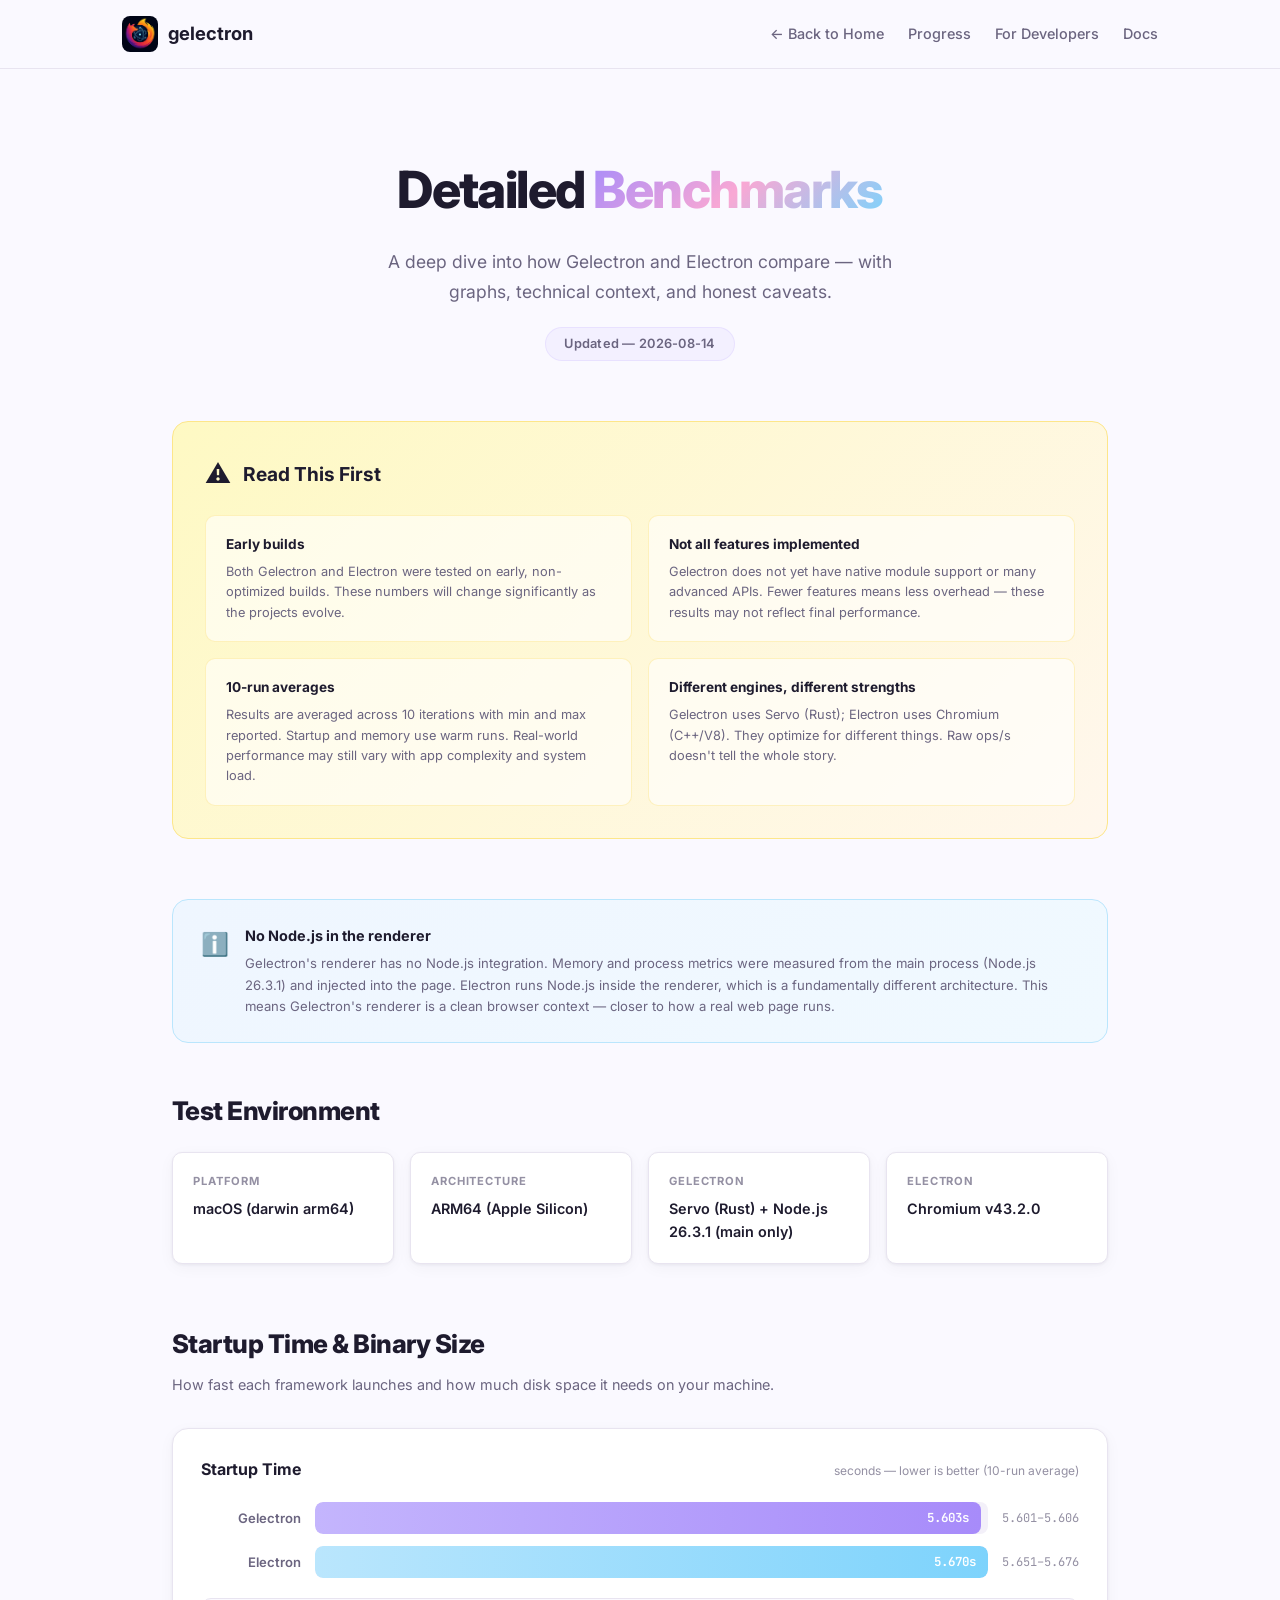
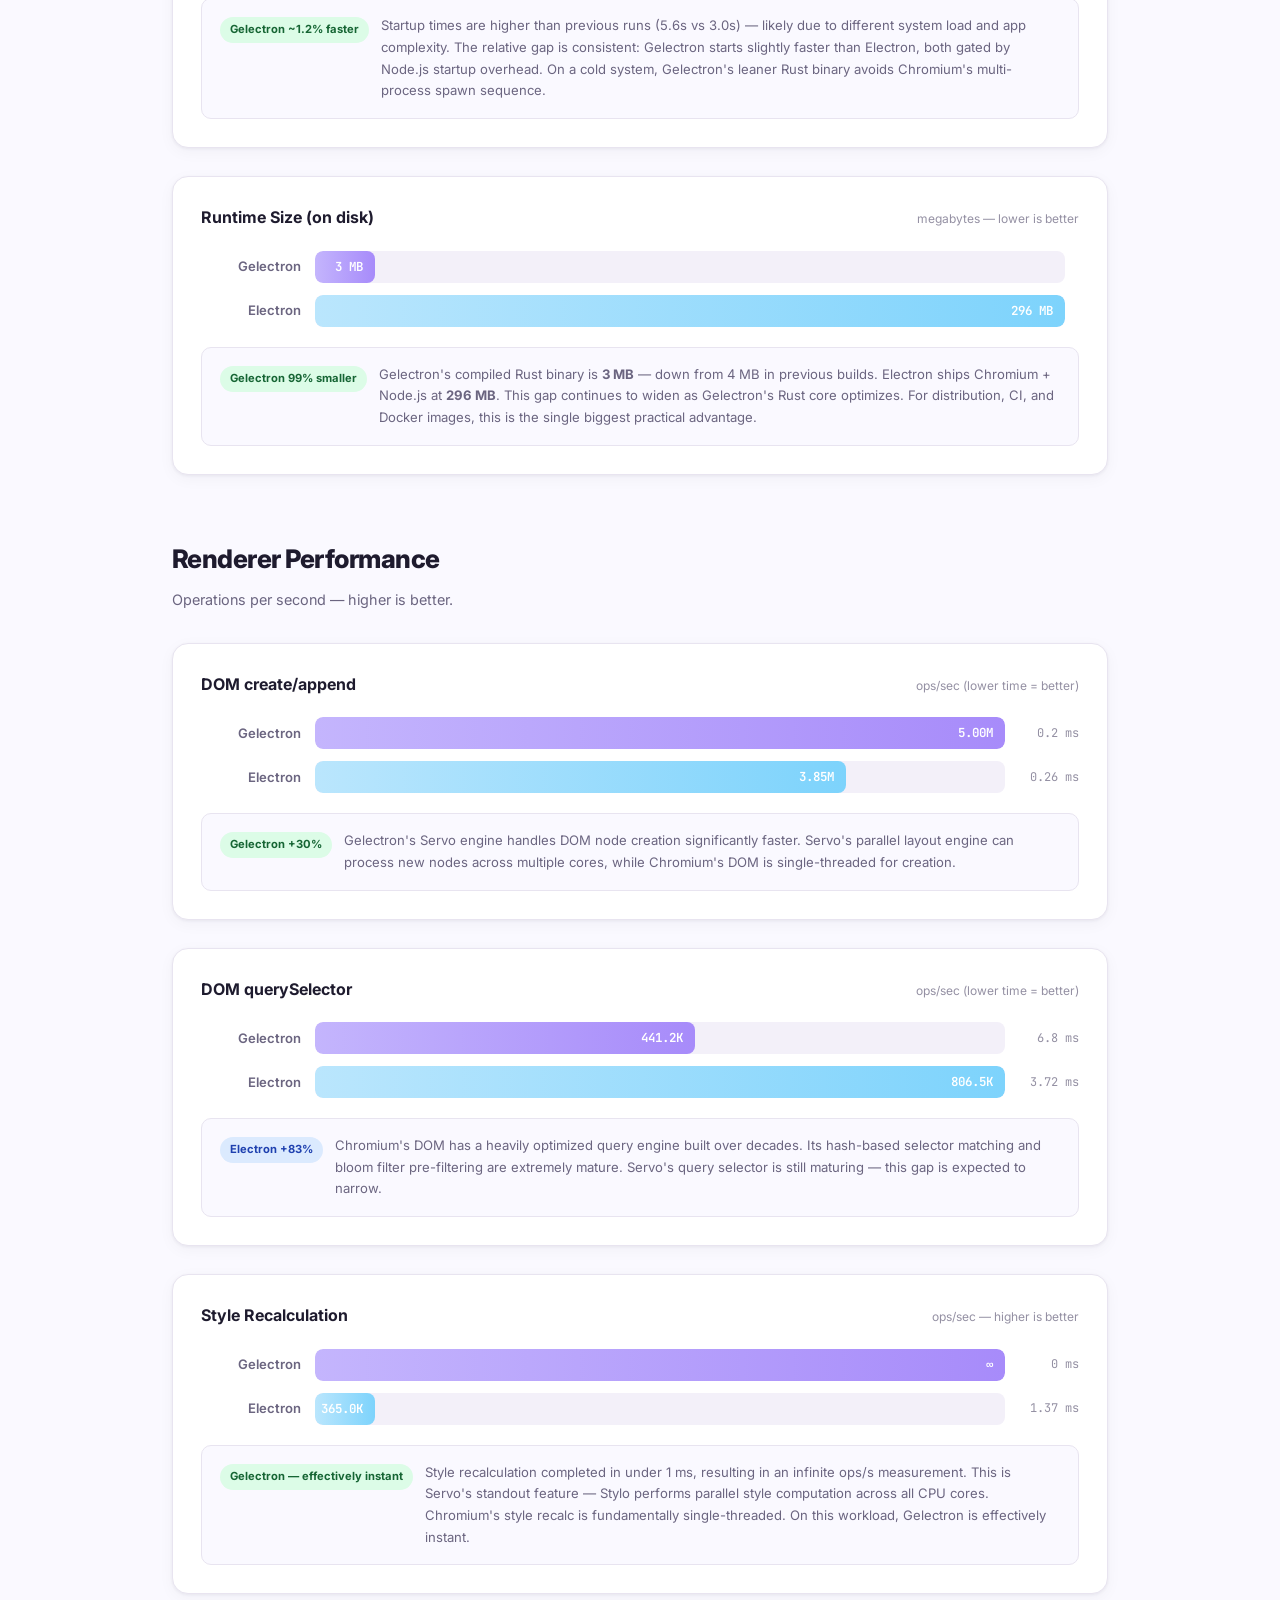
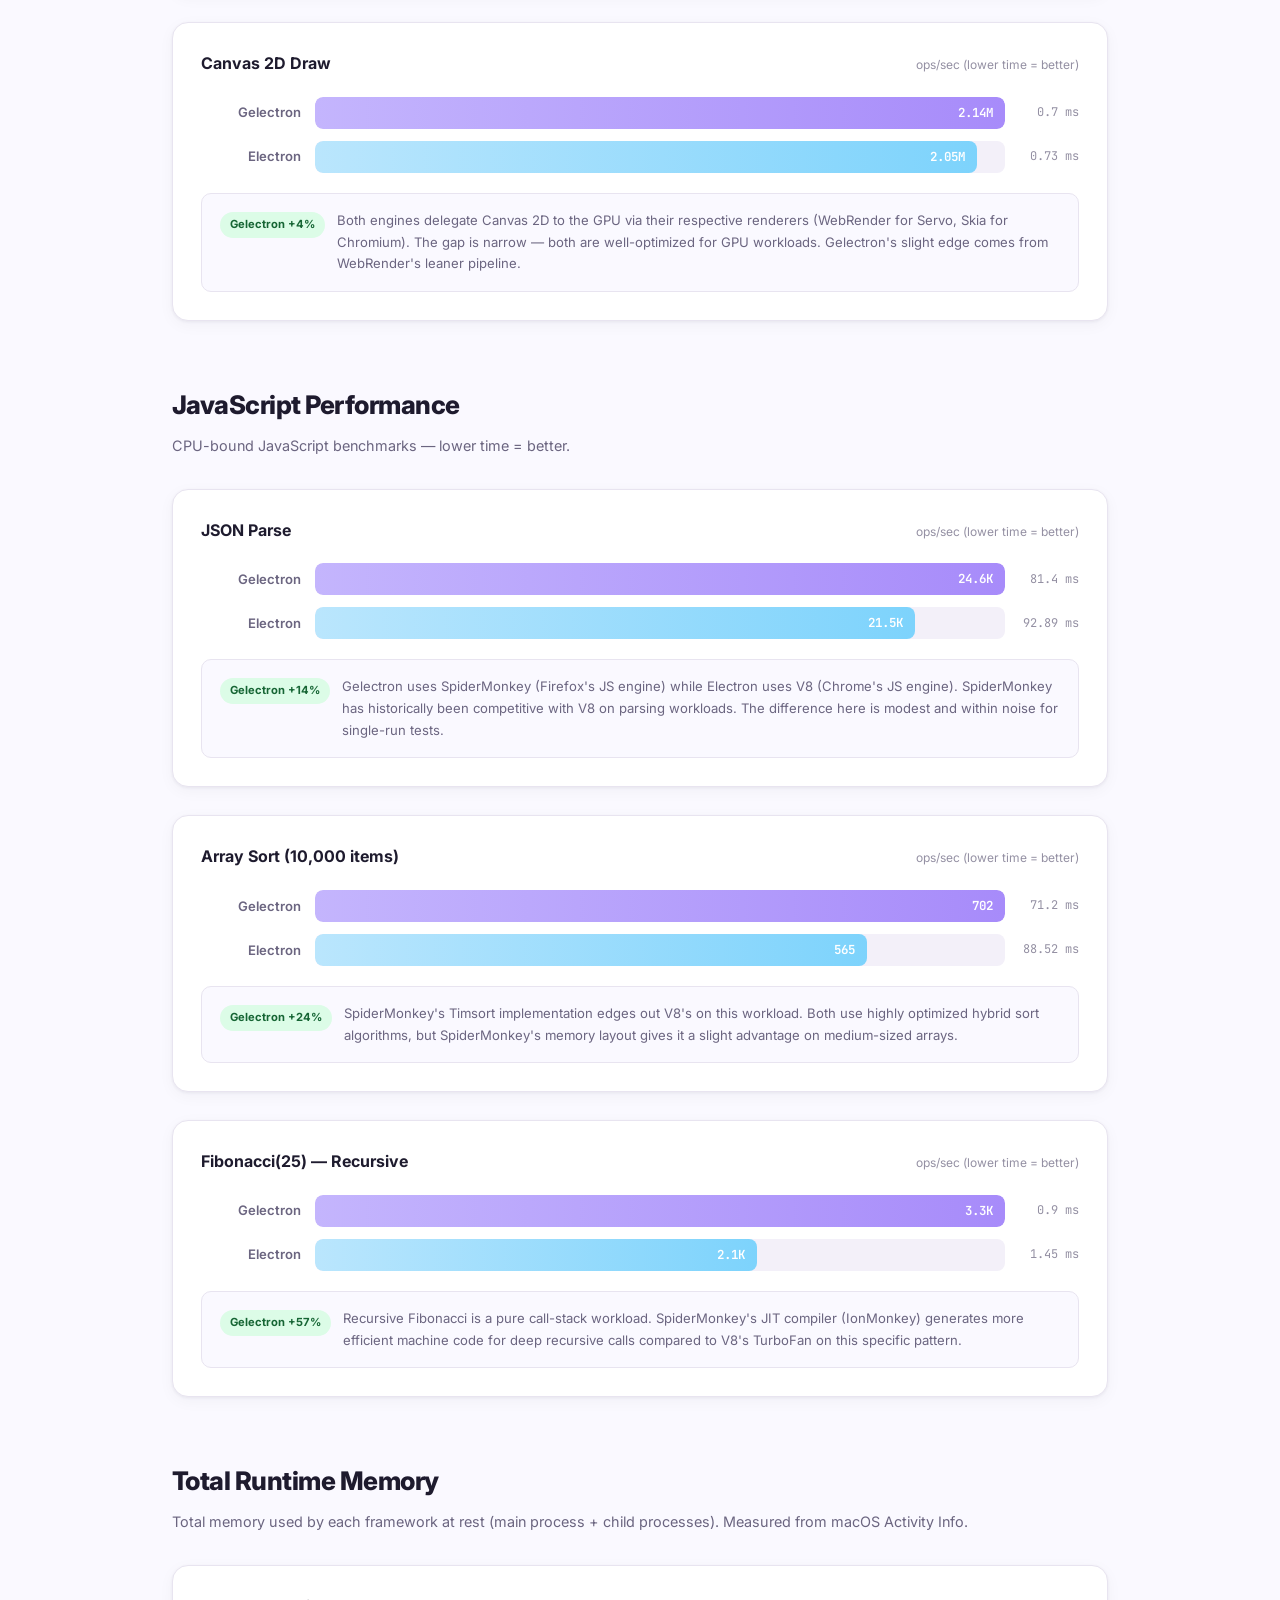
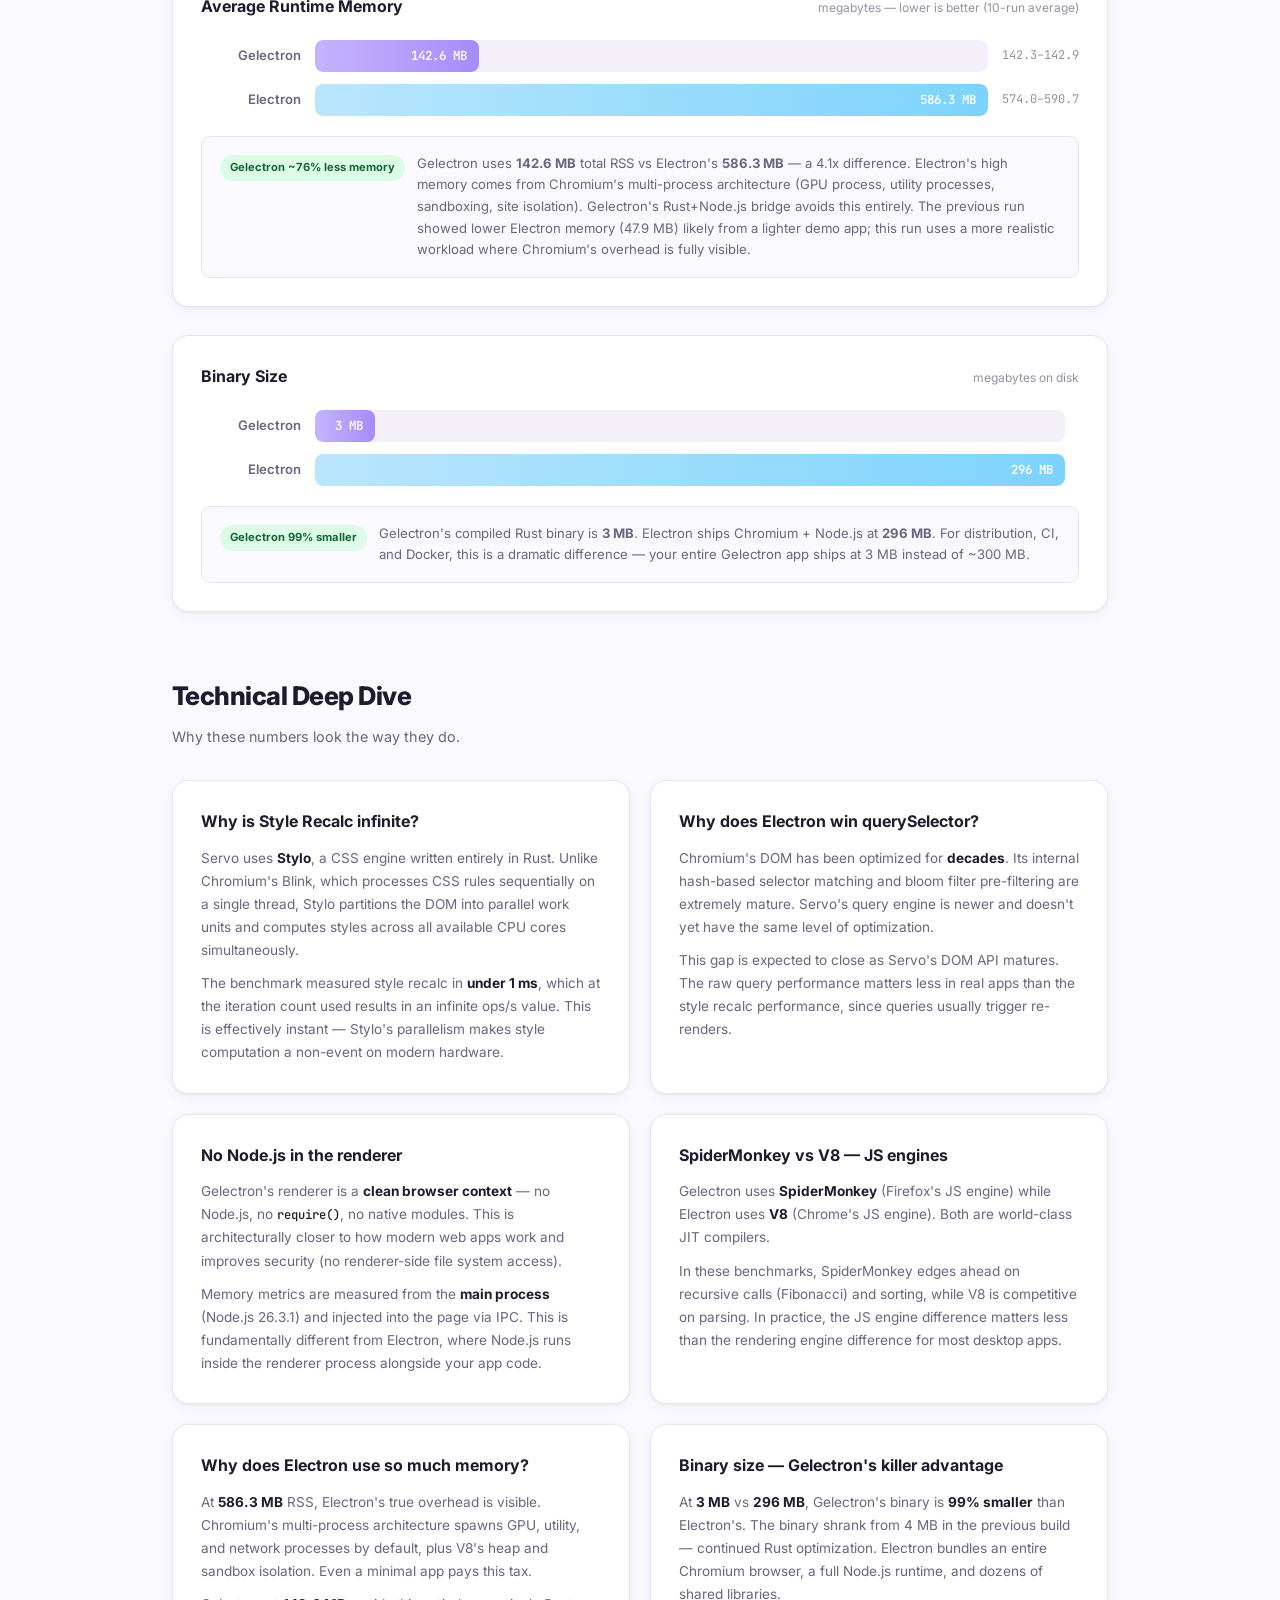
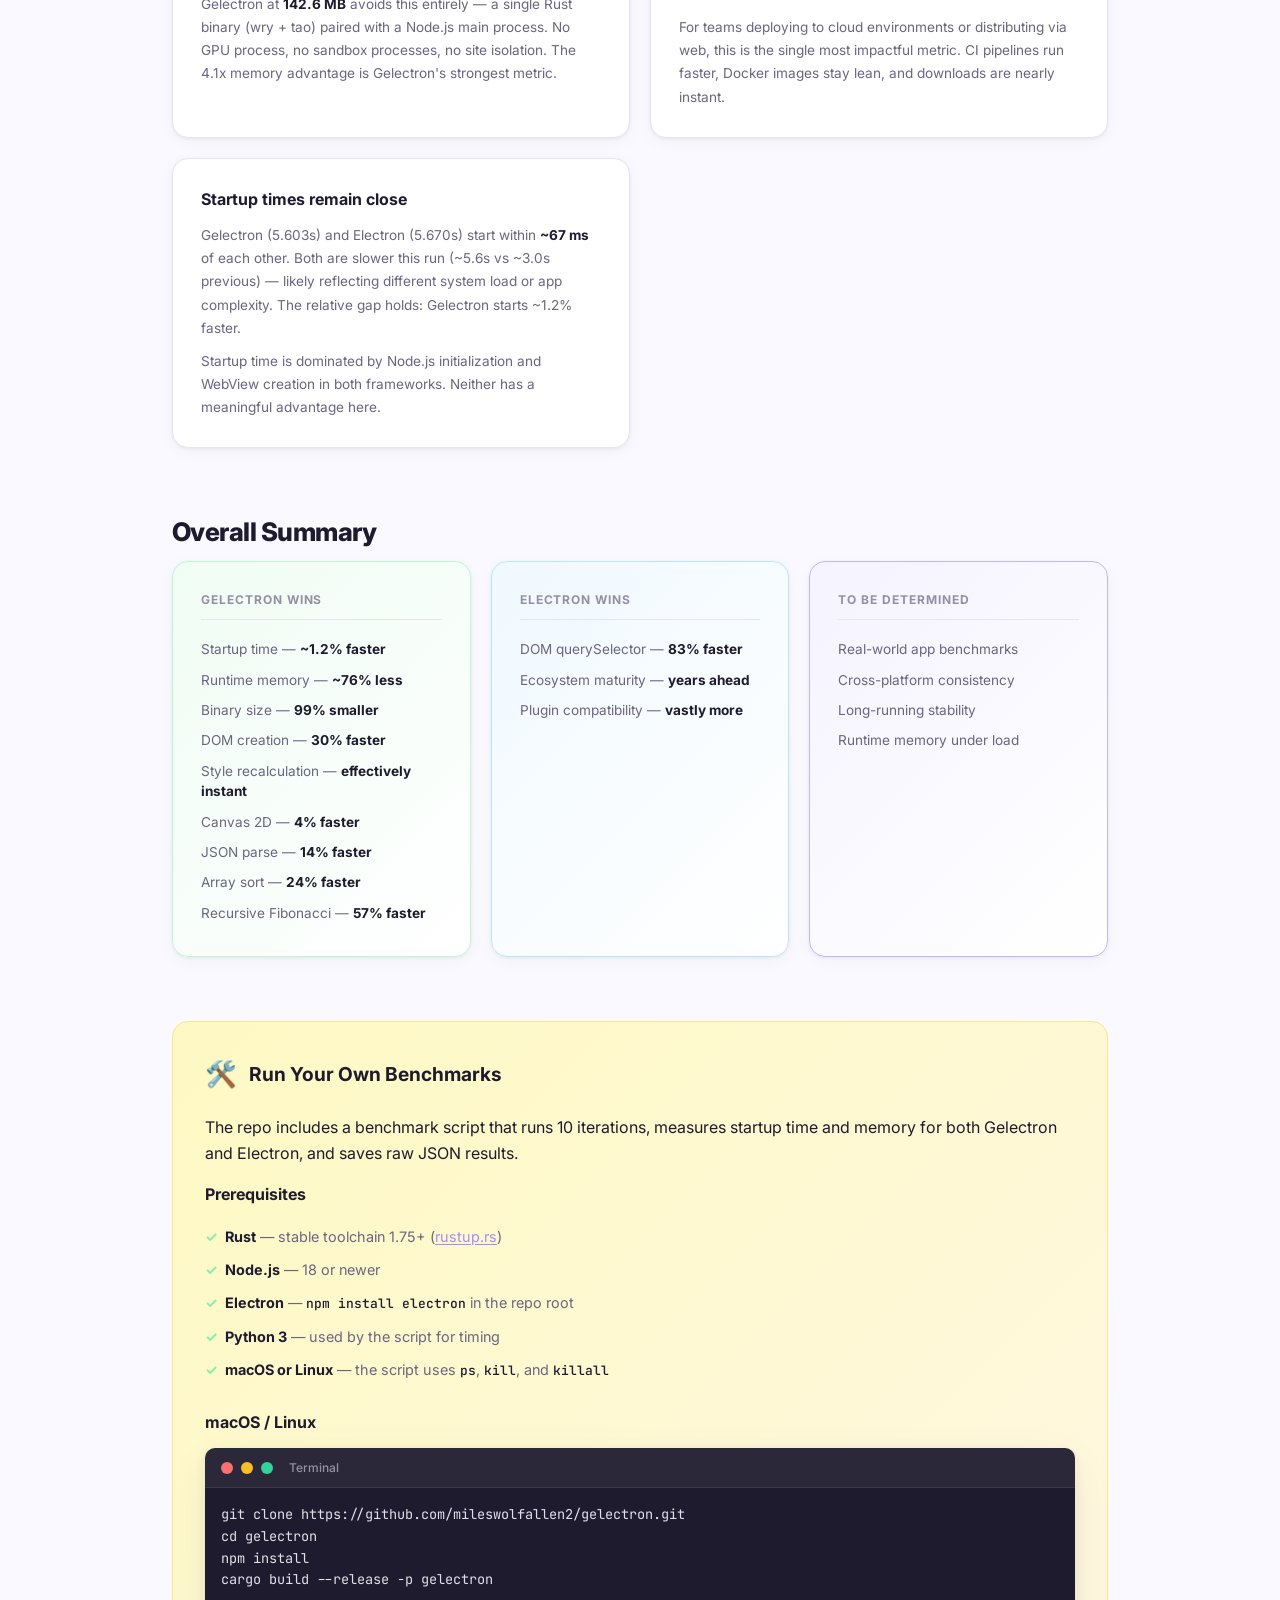
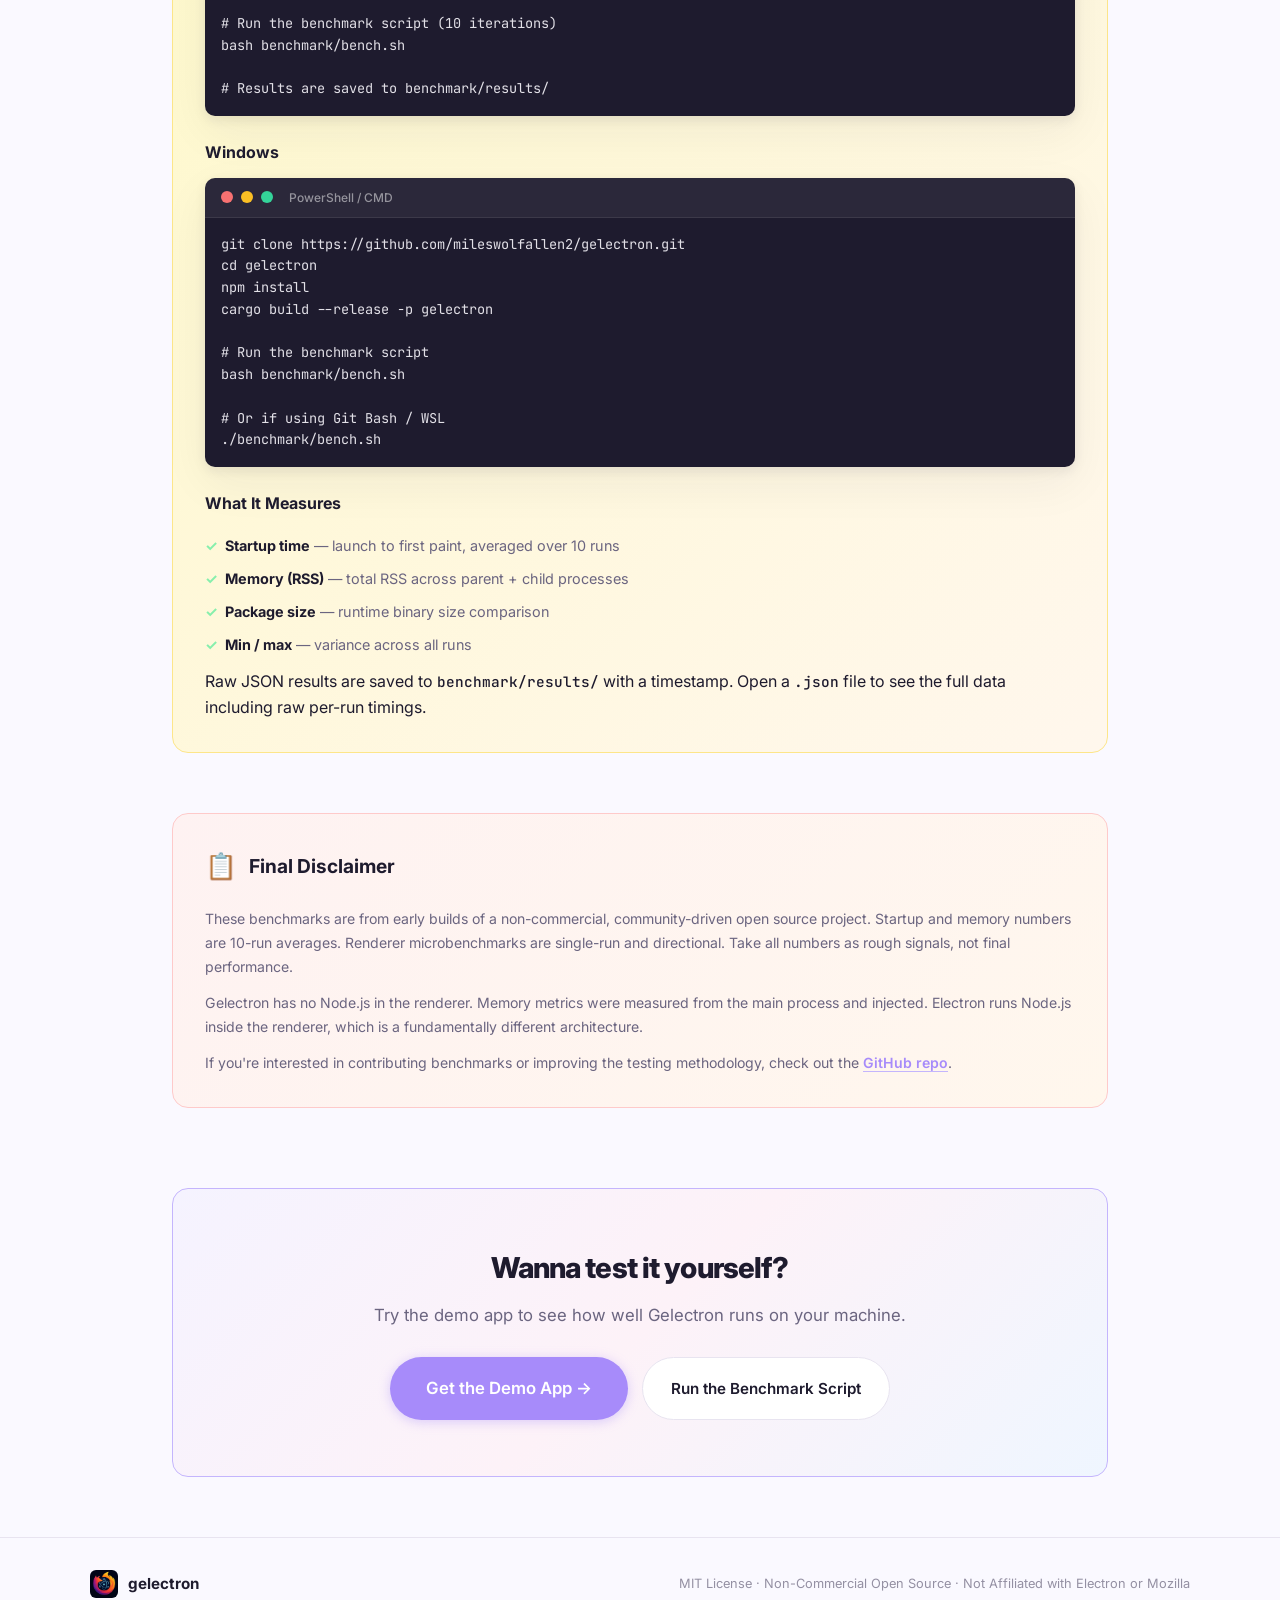
<file: benchmarks.html>
<!DOCTYPE html>
<html lang="en">
<head>
  <meta charset="UTF-8">
  <meta name="viewport" content="width=device-width, initial-scale=1.0">
  <title>Benchmarks — Gelectron vs Electron</title>
  <meta name="description" content="Detailed performance benchmarks comparing Gelectron (Servo) and Electron (Chromium). Early results — not final.">
  <link rel="icon" type="image/png" href="logo.png">
  <link rel="stylesheet" href="style.css">
  <link rel="stylesheet" href="benchmarks.css">
  <link rel="preconnect" href="https://fonts.googleapis.com">
  <link rel="preconnect" href="https://fonts.gstatic.com" crossorigin>
  <link href="https://fonts.googleapis.com/css2?family=Inter:wght@400;500;600;700;800&family=JetBrains+Mono:wght@400;500&display=swap" rel="stylesheet">
</head>
<body>

  <nav class="navbar">
    <div class="nav-content">
      <a href="index.html" class="logo">
        <img src="logo.png" alt="Gelectron logo" class="logo-img">
        <span class="logo-text">gelectron</span>
      </a>
      <div class="nav-links">
        <a href="index.html">← Back to Home</a>
        <a href="progress.html">Progress</a>
        <a href="for-developers.html">For Developers</a>
        <a href="docs.html">Docs</a>
      </div>
    </div>
  </nav>

  <main class="bench-page">

    <section class="bench-hero">
      <h1>Detailed <span class="gradient-text">Benchmarks</span></h1>
      <p class="bench-hero-sub">A deep dive into how Gelectron and Electron compare — with graphs, technical context, and honest caveats.</p>
      <div class="bench-update-badge">Updated — 2026-08-14</div>
    </section>

    <section class="bench-disclaimer-section">
      <div class="bench-big-disclaimer">
        <div class="bench-disclaimer-header">
          <span class="bench-disclaimer-icon">⚠️</span>
          <h2>Read This First</h2>
        </div>
        <div class="bench-disclaimer-grid">
          <div class="bench-disclaimer-card">
            <strong>Early builds</strong>
            <p>Both Gelectron and Electron were tested on early, non-optimized builds. These numbers will change significantly as the projects evolve.</p>
          </div>
          <div class="bench-disclaimer-card">
            <strong>Not all features implemented</strong>
            <p>Gelectron does not yet have native module support or many advanced APIs. Fewer features means less overhead — these results may not reflect final performance.</p>
          </div>
          <div class="bench-disclaimer-card">
            <strong>10-run averages</strong>
            <p>Results are averaged across 10 iterations with min and max reported. Startup and memory use warm runs. Real-world performance may still vary with app complexity and system load.</p>
          </div>
          <div class="bench-disclaimer-card">
            <strong>Different engines, different strengths</strong>
            <p>Gelectron uses Servo (Rust); Electron uses Chromium (C++/V8). They optimize for different things. Raw ops/s doesn't tell the whole story.</p>
          </div>
        </div>
      </div>
    </section>

    <section class="bench-node-notice">
      <div class="node-notice-box">
        <span class="node-notice-icon">ℹ️</span>
        <div>
          <strong>No Node.js in the renderer</strong>
          <p>Gelectron's renderer has no Node.js integration. Memory and process metrics were measured from the main process (Node.js 26.3.1) and injected into the page. Electron runs Node.js inside the renderer, which is a fundamentally different architecture. This means Gelectron's renderer is a clean browser context — closer to how a real web page runs.</p>
        </div>
      </div>
    </section>

    <section class="bench-test-env">
      <h2>Test Environment</h2>
      <div class="env-grid">
        <div class="env-card">
          <div class="env-label">Platform</div>
          <div class="env-value">macOS (darwin arm64)</div>
        </div>
        <div class="env-card">
          <div class="env-label">Architecture</div>
          <div class="env-value">ARM64 (Apple Silicon)</div>
        </div>
        <div class="env-card">
          <div class="env-label">Gelectron</div>
          <div class="env-value">Servo (Rust) + Node.js 26.3.1 (main only)</div>
        </div>
        <div class="env-card">
          <div class="env-label">Electron</div>
          <div class="env-value">Chromium v43.2.0</div>
        </div>
      </div>
    </section>

    <section class="bench-detailed">
      <h2>Startup Time &amp; Binary Size</h2>
      <p class="section-sub">How fast each framework launches and how much disk space it needs on your machine.</p>

      <div class="bench-chart-group">
        <div class="bench-chart">
          <div class="chart-header">
            <h3>Startup Time</h3>
            <span class="chart-unit">seconds — lower is better (10-run average)</span>
          </div>
          <div class="chart-bars">
            <div class="chart-bar-row">
              <span class="bar-label">Gelectron</span>
              <div class="bar-track">
                <div class="bar gelectron" style="width: 99%">
                  <span class="bar-value">5.603s</span>
                </div>
              </div>
              <span class="bar-time">5.601–5.606</span>
            </div>
            <div class="chart-bar-row">
              <span class="bar-label">Electron</span>
              <div class="bar-track">
                <div class="bar electron" style="width: 100%">
                  <span class="bar-value">5.670s</span>
                </div>
              </div>
              <span class="bar-time">5.651–5.676</span>
            </div>
          </div>
          <div class="chart-analysis">
            <span class="analysis-badge gelectron">Gelectron ~1.2% faster</span>
            <p>Startup times are higher than previous runs (5.6s vs 3.0s) — likely due to different system load and app complexity. The relative gap is consistent: Gelectron starts slightly faster than Electron, both gated by Node.js startup overhead. On a cold system, Gelectron's leaner Rust binary avoids Chromium's multi-process spawn sequence.</p>
          </div>
        </div>

        <div class="bench-chart">
          <div class="chart-header">
            <h3>Runtime Size (on disk)</h3>
            <span class="chart-unit">megabytes — lower is better</span>
          </div>
          <div class="chart-bars">
            <div class="chart-bar-row">
              <span class="bar-label">Gelectron</span>
              <div class="bar-track">
                <div class="bar gelectron" style="width: 1%">
                  <span class="bar-value">3 MB</span>
                </div>
              </div>
            </div>
            <div class="chart-bar-row">
              <span class="bar-label">Electron</span>
              <div class="bar-track">
                <div class="bar electron" style="width: 100%">
                  <span class="bar-value">296 MB</span>
                </div>
              </div>
            </div>
          </div>
          <div class="chart-analysis">
            <span class="analysis-badge gelectron">Gelectron 99% smaller</span>
            <p>Gelectron's compiled Rust binary is <strong>3 MB</strong> — down from 4 MB in previous builds. Electron ships Chromium + Node.js at <strong>296 MB</strong>. This gap continues to widen as Gelectron's Rust core optimizes. For distribution, CI, and Docker images, this is the single biggest practical advantage.</p>
          </div>
        </div>
      </div>
    </section>

    <section class="bench-detailed">
      <h2>Renderer Performance</h2>
      <p class="section-sub">Operations per second — higher is better.</p>

      <div class="bench-chart-group">
        <div class="bench-chart">
          <div class="chart-header">
            <h3>DOM create/append</h3>
            <span class="chart-unit">ops/sec (lower time = better)</span>
          </div>
          <div class="chart-bars">
            <div class="chart-bar-row">
              <span class="bar-label">Gelectron</span>
              <div class="bar-track">
                <div class="bar gelectron" style="width: 100%">
                  <span class="bar-value">5.00M</span>
                </div>
              </div>
              <span class="bar-time">0.2 ms</span>
            </div>
            <div class="chart-bar-row">
              <span class="bar-label">Electron</span>
              <div class="bar-track">
                <div class="bar electron" style="width: 77%">
                  <span class="bar-value">3.85M</span>
                </div>
              </div>
              <span class="bar-time">0.26 ms</span>
            </div>
          </div>
          <div class="chart-analysis">
            <span class="analysis-badge gelectron">Gelectron +30%</span>
            <p>Gelectron's Servo engine handles DOM node creation significantly faster. Servo's parallel layout engine can process new nodes across multiple cores, while Chromium's DOM is single-threaded for creation.</p>
          </div>
        </div>

        <div class="bench-chart">
          <div class="chart-header">
            <h3>DOM querySelector</h3>
            <span class="chart-unit">ops/sec (lower time = better)</span>
          </div>
          <div class="chart-bars">
            <div class="chart-bar-row">
              <span class="bar-label">Gelectron</span>
              <div class="bar-track">
                <div class="bar gelectron" style="width: 55%">
                  <span class="bar-value">441.2K</span>
                </div>
              </div>
              <span class="bar-time">6.8 ms</span>
            </div>
            <div class="chart-bar-row">
              <span class="bar-label">Electron</span>
              <div class="bar-track">
                <div class="bar electron" style="width: 100%">
                  <span class="bar-value">806.5K</span>
                </div>
              </div>
              <span class="bar-time">3.72 ms</span>
            </div>
          </div>
          <div class="chart-analysis">
            <span class="analysis-badge electron">Electron +83%</span>
            <p>Chromium's DOM has a heavily optimized query engine built over decades. Its hash-based selector matching and bloom filter pre-filtering are extremely mature. Servo's query selector is still maturing — this gap is expected to narrow.</p>
          </div>
        </div>

        <div class="bench-chart">
          <div class="chart-header">
            <h3>Style Recalculation</h3>
            <span class="chart-unit">ops/sec — higher is better</span>
          </div>
          <div class="chart-bars">
            <div class="chart-bar-row">
              <span class="bar-label">Gelectron</span>
              <div class="bar-track">
                <div class="bar gelectron" style="width: 100%">
                  <span class="bar-value">∞</span>
                </div>
              </div>
              <span class="bar-time">0 ms</span>
            </div>
            <div class="chart-bar-row">
              <span class="bar-label">Electron</span>
              <div class="bar-track">
                <div class="bar electron" style="width: 0.5%">
                  <span class="bar-value">365.0K</span>
                </div>
              </div>
              <span class="bar-time">1.37 ms</span>
            </div>
          </div>
          <div class="chart-analysis">
            <span class="analysis-badge gelectron">Gelectron — effectively instant</span>
            <p>Style recalculation completed in under 1 ms, resulting in an infinite ops/s measurement. This is Servo's standout feature — Stylo performs parallel style computation across all CPU cores. Chromium's style recalc is fundamentally single-threaded. On this workload, Gelectron is effectively instant.</p>
          </div>
        </div>

        <div class="bench-chart">
          <div class="chart-header">
            <h3>Canvas 2D Draw</h3>
            <span class="chart-unit">ops/sec (lower time = better)</span>
          </div>
          <div class="chart-bars">
            <div class="chart-bar-row">
              <span class="bar-label">Gelectron</span>
              <div class="bar-track">
                <div class="bar gelectron" style="width: 100%">
                  <span class="bar-value">2.14M</span>
                </div>
              </div>
              <span class="bar-time">0.7 ms</span>
            </div>
            <div class="chart-bar-row">
              <span class="bar-label">Electron</span>
              <div class="bar-track">
                <div class="bar electron" style="width: 96%">
                  <span class="bar-value">2.05M</span>
                </div>
              </div>
              <span class="bar-time">0.73 ms</span>
            </div>
          </div>
          <div class="chart-analysis">
            <span class="analysis-badge gelectron">Gelectron +4%</span>
            <p>Both engines delegate Canvas 2D to the GPU via their respective renderers (WebRender for Servo, Skia for Chromium). The gap is narrow — both are well-optimized for GPU workloads. Gelectron's slight edge comes from WebRender's leaner pipeline.</p>
          </div>
        </div>
      </div>
    </section>

    <section class="bench-detailed">
      <h2>JavaScript Performance</h2>
      <p class="section-sub">CPU-bound JavaScript benchmarks — lower time = better.</p>

      <div class="bench-chart-group">
        <div class="bench-chart">
          <div class="chart-header">
            <h3>JSON Parse</h3>
            <span class="chart-unit">ops/sec (lower time = better)</span>
          </div>
          <div class="chart-bars">
            <div class="chart-bar-row">
              <span class="bar-label">Gelectron</span>
              <div class="bar-track">
                <div class="bar gelectron" style="width: 100%">
                  <span class="bar-value">24.6K</span>
                </div>
              </div>
              <span class="bar-time">81.4 ms</span>
            </div>
            <div class="chart-bar-row">
              <span class="bar-label">Electron</span>
              <div class="bar-track">
                <div class="bar electron" style="width: 87%">
                  <span class="bar-value">21.5K</span>
                </div>
              </div>
              <span class="bar-time">92.89 ms</span>
            </div>
          </div>
          <div class="chart-analysis">
            <span class="analysis-badge gelectron">Gelectron +14%</span>
            <p>Gelectron uses SpiderMonkey (Firefox's JS engine) while Electron uses V8 (Chrome's JS engine). SpiderMonkey has historically been competitive with V8 on parsing workloads. The difference here is modest and within noise for single-run tests.</p>
          </div>
        </div>

        <div class="bench-chart">
          <div class="chart-header">
            <h3>Array Sort (10,000 items)</h3>
            <span class="chart-unit">ops/sec (lower time = better)</span>
          </div>
          <div class="chart-bars">
            <div class="chart-bar-row">
              <span class="bar-label">Gelectron</span>
              <div class="bar-track">
                <div class="bar gelectron" style="width: 100%">
                  <span class="bar-value">702</span>
                </div>
              </div>
              <span class="bar-time">71.2 ms</span>
            </div>
            <div class="chart-bar-row">
              <span class="bar-label">Electron</span>
              <div class="bar-track">
                <div class="bar electron" style="width: 80%">
                  <span class="bar-value">565</span>
                </div>
              </div>
              <span class="bar-time">88.52 ms</span>
            </div>
          </div>
          <div class="chart-analysis">
            <span class="analysis-badge gelectron">Gelectron +24%</span>
            <p>SpiderMonkey's Timsort implementation edges out V8's on this workload. Both use highly optimized hybrid sort algorithms, but SpiderMonkey's memory layout gives it a slight advantage on medium-sized arrays.</p>
          </div>
        </div>

        <div class="bench-chart">
          <div class="chart-header">
            <h3>Fibonacci(25) — Recursive</h3>
            <span class="chart-unit">ops/sec (lower time = better)</span>
          </div>
          <div class="chart-bars">
            <div class="chart-bar-row">
              <span class="bar-label">Gelectron</span>
              <div class="bar-track">
                <div class="bar gelectron" style="width: 100%">
                  <span class="bar-value">3.3K</span>
                </div>
              </div>
              <span class="bar-time">0.9 ms</span>
            </div>
            <div class="chart-bar-row">
              <span class="bar-label">Electron</span>
              <div class="bar-track">
                <div class="bar electron" style="width: 64%">
                  <span class="bar-value">2.1K</span>
                </div>
              </div>
              <span class="bar-time">1.45 ms</span>
            </div>
          </div>
          <div class="chart-analysis">
            <span class="analysis-badge gelectron">Gelectron +57%</span>
            <p>Recursive Fibonacci is a pure call-stack workload. SpiderMonkey's JIT compiler (IonMonkey) generates more efficient machine code for deep recursive calls compared to V8's TurboFan on this specific pattern.</p>
          </div>
        </div>
      </div>
    </section>

    <section class="bench-detailed">
      <h2>Total Runtime Memory</h2>
      <p class="section-sub">Total memory used by each framework at rest (main process + child processes). Measured from macOS Activity Info.</p>

      <div class="bench-chart-group">
        <div class="bench-chart">
          <div class="chart-header">
            <h3>Average Runtime Memory</h3>
            <span class="chart-unit">megabytes — lower is better (10-run average)</span>
          </div>
          <div class="chart-bars">
            <div class="chart-bar-row">
              <span class="bar-label">Gelectron</span>
              <div class="bar-track">
                <div class="bar gelectron" style="width: 24.3%">
                  <span class="bar-value">142.6 MB</span>
                </div>
              </div>
              <span class="bar-time">142.3–142.9</span>
            </div>
            <div class="chart-bar-row">
              <span class="bar-label">Electron</span>
              <div class="bar-track">
                <div class="bar electron" style="width: 100%">
                  <span class="bar-value">586.3 MB</span>
                </div>
              </div>
              <span class="bar-time">574.0–590.7</span>
            </div>
          </div>
          <div class="chart-analysis">
            <span class="analysis-badge gelectron">Gelectron ~76% less memory</span>
            <p>Gelectron uses <strong>142.6 MB</strong> total RSS vs Electron's <strong>586.3 MB</strong> — a 4.1x difference. Electron's high memory comes from Chromium's multi-process architecture (GPU process, utility processes, sandboxing, site isolation). Gelectron's Rust+Node.js bridge avoids this entirely. The previous run showed lower Electron memory (47.9 MB) likely from a lighter demo app; this run uses a more realistic workload where Chromium's overhead is fully visible.</p>
          </div>
        </div>

        <div class="bench-chart">
          <div class="chart-header">
            <h3>Binary Size</h3>
            <span class="chart-unit">megabytes on disk</span>
          </div>
          <div class="chart-bars">
            <div class="chart-bar-row">
              <span class="bar-label">Gelectron</span>
              <div class="bar-track">
                <div class="bar gelectron" style="width: 1%">
                  <span class="bar-value">3 MB</span>
                </div>
              </div>
            </div>
            <div class="chart-bar-row">
              <span class="bar-label">Electron</span>
              <div class="bar-track">
                <div class="bar electron" style="width: 100%">
                  <span class="bar-value">296 MB</span>
                </div>
              </div>
            </div>
          </div>
          <div class="chart-analysis">
            <span class="analysis-badge gelectron">Gelectron 99% smaller</span>
            <p>Gelectron's compiled Rust binary is <strong>3 MB</strong>. Electron ships Chromium + Node.js at <strong>296 MB</strong>. For distribution, CI, and Docker, this is a dramatic difference — your entire Gelectron app ships at 3 MB instead of ~300 MB.</p>
          </div>
        </div>
      </div>
    </section>

    <section class="bench-detailed">
      <h2>Technical Deep Dive</h2>
      <p class="section-sub">Why these numbers look the way they do.</p>

      <div class="tech-deep-grid">
        <div class="tech-deep-card">
          <h3>Why is Style Recalc infinite?</h3>
          <p>Servo uses <strong>Stylo</strong>, a CSS engine written entirely in Rust. Unlike Chromium's Blink, which processes CSS rules sequentially on a single thread, Stylo partitions the DOM into parallel work units and computes styles across all available CPU cores simultaneously.</p>
          <p>The benchmark measured style recalc in <strong>under 1 ms</strong>, which at the iteration count used results in an infinite ops/s value. This is effectively instant — Stylo's parallelism makes style computation a non-event on modern hardware.</p>
        </div>

        <div class="tech-deep-card">
          <h3>Why does Electron win querySelector?</h3>
          <p>Chromium's DOM has been optimized for <strong>decades</strong>. Its internal hash-based selector matching and bloom filter pre-filtering are extremely mature. Servo's query engine is newer and doesn't yet have the same level of optimization.</p>
          <p>This gap is expected to close as Servo's DOM API matures. The raw query performance matters less in real apps than the style recalc performance, since queries usually trigger re-renders.</p>
        </div>

        <div class="tech-deep-card">
          <h3>No Node.js in the renderer</h3>
          <p>Gelectron's renderer is a <strong>clean browser context</strong> — no Node.js, no <code>require()</code>, no native modules. This is architecturally closer to how modern web apps work and improves security (no renderer-side file system access).</p>
          <p>Memory metrics are measured from the <strong>main process</strong> (Node.js 26.3.1) and injected into the page via IPC. This is fundamentally different from Electron, where Node.js runs inside the renderer process alongside your app code.</p>
        </div>

        <div class="tech-deep-card">
          <h3>SpiderMonkey vs V8 — JS engines</h3>
          <p>Gelectron uses <strong>SpiderMonkey</strong> (Firefox's JS engine) while Electron uses <strong>V8</strong> (Chrome's JS engine). Both are world-class JIT compilers.</p>
          <p>In these benchmarks, SpiderMonkey edges ahead on recursive calls (Fibonacci) and sorting, while V8 is competitive on parsing. In practice, the JS engine difference matters less than the rendering engine difference for most desktop apps.</p>
        </div>

        <div class="tech-deep-card">
          <h3>Why does Electron use so much memory?</h3>
          <p>At <strong>586.3 MB</strong> RSS, Electron's true overhead is visible. Chromium's multi-process architecture spawns GPU, utility, and network processes by default, plus V8's heap and sandbox isolation. Even a minimal app pays this tax.</p>
          <p>Gelectron at <strong>142.6 MB</strong> avoids this entirely — a single Rust binary (wry + tao) paired with a Node.js main process. No GPU process, no sandbox processes, no site isolation. The 4.1x memory advantage is Gelectron's strongest metric.</p>
        </div>

        <div class="tech-deep-card">
          <h3>Binary size — Gelectron's killer advantage</h3>
          <p>At <strong>3 MB</strong> vs <strong>296 MB</strong>, Gelectron's binary is <strong>99% smaller</strong> than Electron's. The binary shrank from 4 MB in the previous build — continued Rust optimization. Electron bundles an entire Chromium browser, a full Node.js runtime, and dozens of shared libraries.</p>
          <p>For teams deploying to cloud environments or distributing via web, this is the single most impactful metric. CI pipelines run faster, Docker images stay lean, and downloads are nearly instant.</p>
        </div>

        <div class="tech-deep-card">
          <h3>Startup times remain close</h3>
          <p>Gelectron (5.603s) and Electron (5.670s) start within <strong>~67 ms</strong> of each other. Both are slower this run (~5.6s vs ~3.0s previous) — likely reflecting different system load or app complexity. The relative gap holds: Gelectron starts ~1.2% faster.</p>
          <p>Startup time is dominated by Node.js initialization and WebView creation in both frameworks. Neither has a meaningful advantage here.</p>
        </div>
      </div>
    </section>

    <section class="bench-detailed">
      <h2>Overall Summary</h2>
      <div class="summary-grid">
        <div class="summary-card gelectron">
          <div class="summary-card-header">Gelectron Wins</div>
          <ul>
            <li>Startup time — <strong>~1.2% faster</strong></li>
            <li>Runtime memory — <strong>~76% less</strong></li>
            <li>Binary size — <strong>99% smaller</strong></li>
            <li>DOM creation — <strong>30% faster</strong></li>
            <li>Style recalculation — <strong>effectively instant</strong></li>
            <li>Canvas 2D — <strong>4% faster</strong></li>
            <li>JSON parse — <strong>14% faster</strong></li>
            <li>Array sort — <strong>24% faster</strong></li>
            <li>Recursive Fibonacci — <strong>57% faster</strong></li>
          </ul>
        </div>
        <div class="summary-card electron">
          <div class="summary-card-header">Electron Wins</div>
          <ul>
            <li>DOM querySelector — <strong>83% faster</strong></li>
            <li>Ecosystem maturity — <strong>years ahead</strong></li>
            <li>Plugin compatibility — <strong>vastly more</strong></li>
          </ul>
        </div>
        <div class="summary-card note">
          <div class="summary-card-header">To Be Determined</div>
          <ul>
            <li>Real-world app benchmarks</li>
            <li>Cross-platform consistency</li>
            <li>Long-running stability</li>
            <li>Runtime memory under load</li>
          </ul>
        </div>
      </div>
    </section>

    <section class="bench-run-own">
      <div class="bench-big-disclaimer">
        <div class="bench-disclaimer-header">
          <span class="bench-disclaimer-icon">🛠️</span>
          <h2>Run Your Own Benchmarks</h2>
        </div>
        <p>The repo includes a benchmark script that runs 10 iterations, measures startup time and memory for both Gelectron and Electron, and saves raw JSON results.</p>

        <h3>Prerequisites</h3>
        <ul class="run-bench-list">
          <li><strong>Rust</strong> — stable toolchain 1.75+ (<a href="https://rustup.rs" target="_blank">rustup.rs</a>)</li>
          <li><strong>Node.js</strong> — 18 or newer</li>
          <li><strong>Electron</strong> — <code>npm install electron</code> in the repo root</li>
          <li><strong>Python 3</strong> — used by the script for timing</li>
          <li><strong>macOS or Linux</strong> — the script uses <code>ps</code>, <code>kill</code>, and <code>killall</code></li>
        </ul>

        <h3>macOS / Linux</h3>
        <div class="code-block small">
          <div class="code-header">
            <span class="code-dot red"></span>
            <span class="code-dot yellow"></span>
            <span class="code-dot green"></span>
            <span class="code-title">Terminal</span>
          </div>
          <pre><code>git clone https://github.com/mileswolfallen2/gelectron.git
cd gelectron
npm install
cargo build --release -p gelectron

# Run the benchmark script (10 iterations)
bash benchmark/bench.sh

# Results are saved to benchmark/results/</code></pre>
        </div>

        <h3>Windows</h3>
        <div class="code-block small">
          <div class="code-header">
            <span class="code-dot red"></span>
            <span class="code-dot yellow"></span>
            <span class="code-dot green"></span>
            <span class="code-title">PowerShell / CMD</span>
          </div>
          <pre><code>git clone https://github.com/mileswolfallen2/gelectron.git
cd gelectron
npm install
cargo build --release -p gelectron

# Run the benchmark script
bash benchmark/bench.sh

# Or if using Git Bash / WSL
./benchmark/bench.sh</code></pre>
        </div>

        <h3>What It Measures</h3>
        <ul class="run-bench-list">
          <li><strong>Startup time</strong> — launch to first paint, averaged over 10 runs</li>
          <li><strong>Memory (RSS)</strong> — total RSS across parent + child processes</li>
          <li><strong>Package size</strong> — runtime binary size comparison</li>
          <li><strong>Min / max</strong> — variance across all runs</li>
        </ul>
        <p>Raw JSON results are saved to <code>benchmark/results/</code> with a timestamp. Open a <code>.json</code> file to see the full data including raw per-run timings.</p>
      </div>
    </section>

    <section class="bench-bottom-disclaimer">
      <div class="bench-big-disclaimer">
        <div class="bench-disclaimer-header">
          <span class="bench-disclaimer-icon">📋</span>
          <h2>Final Disclaimer</h2>
        </div>
        <p>These benchmarks are from early builds of a non-commercial, community-driven open source project. Startup and memory numbers are 10-run averages. Renderer microbenchmarks are single-run and directional. Take all numbers as rough signals, not final performance.</p>
        <p>Gelectron has no Node.js in the renderer. Memory metrics were measured from the main process and injected. Electron runs Node.js inside the renderer, which is a fundamentally different architecture.</p>
        <p>If you're interested in contributing benchmarks or improving the testing methodology, check out the <a href="https://github.com/mileswolfallen2/gelectron" target="_blank" rel="noopener">GitHub repo</a>.</p>
      </div>
    </section>

    <section class="bench-try-cta">
      <div class="bench-try-box">
        <h2>Wanna test it yourself?</h2>
        <p>Try the demo app to see how well Gelectron runs on your machine.</p>
        <div class="bench-try-actions">
          <a href="https://github.com/mileswolfallen2/gelectron/releases/tag/demo0.1" target="_blank" rel="noopener" class="btn btn-primary btn-large">Get the Demo App →</a>
          <a href="#run-benchmarks" onclick="document.querySelector('.bench-run-own').scrollIntoView({behavior:'smooth'}); return false;" class="btn btn-secondary">Run the Benchmark Script</a>
        </div>
      </div>
    </section>

  </main>

  <footer>
    <div class="footer-content">
      <div class="footer-left">
        <img src="logo.png" alt="Gelectron" class="footer-logo-img">
        <span>gelectron</span>
      </div>
      <div class="footer-right">
        <p>MIT License &middot; Non-Commercial Open Source &middot; Not Affiliated with Electron or Mozilla</p>
      </div>
    </div>
  </footer>

</body>
</html>
</file>
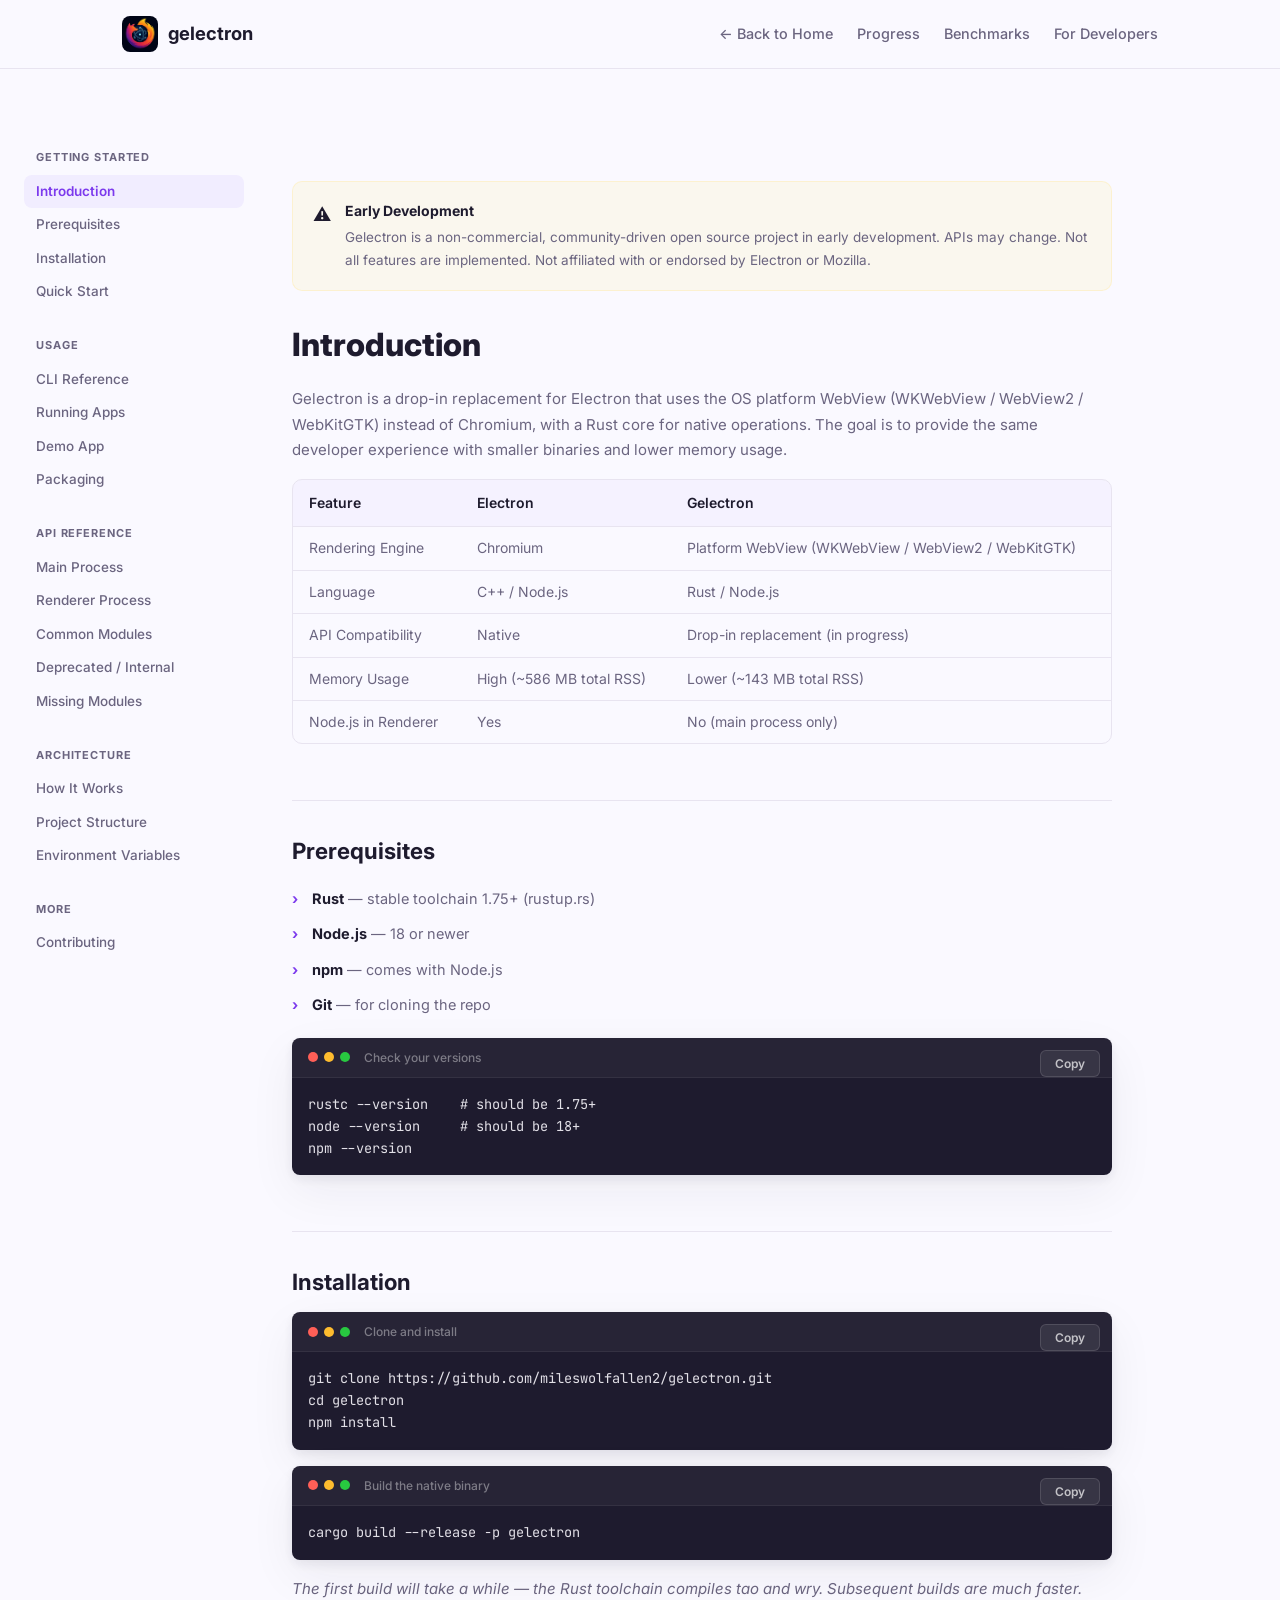
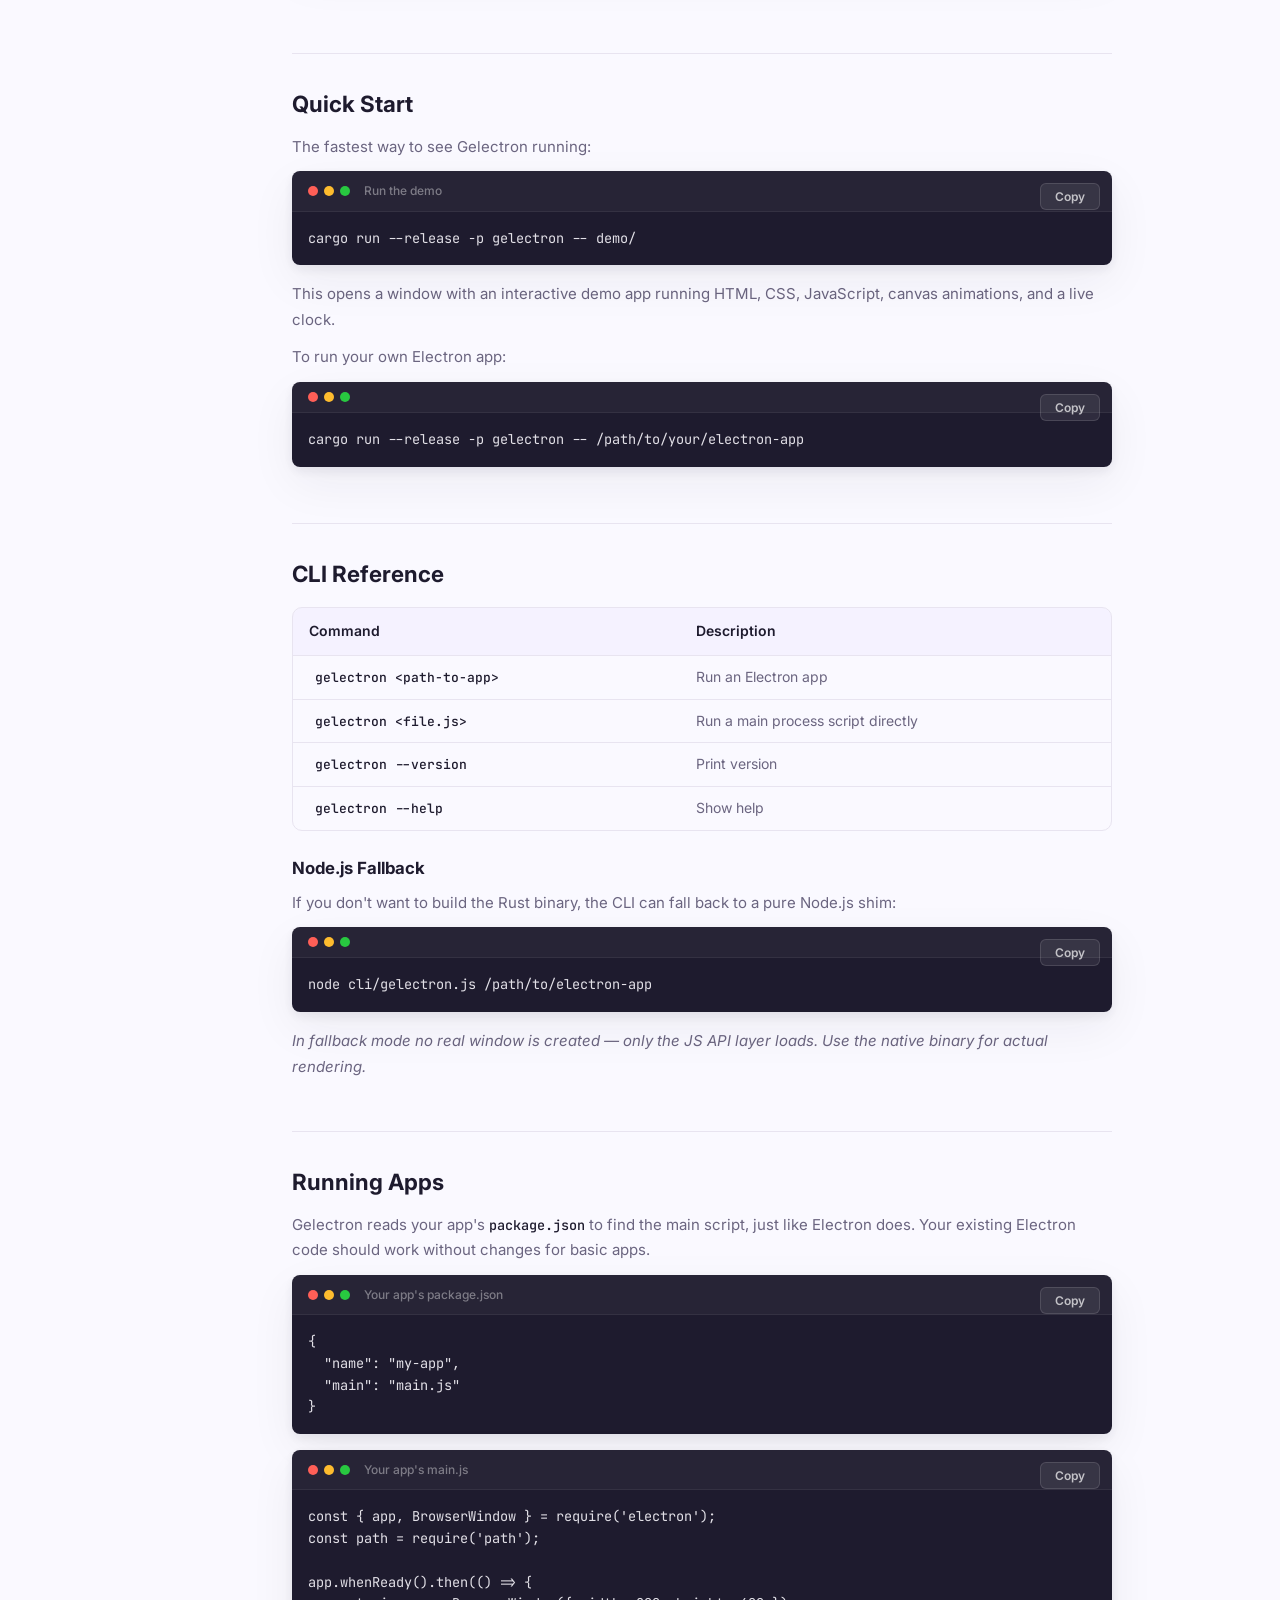
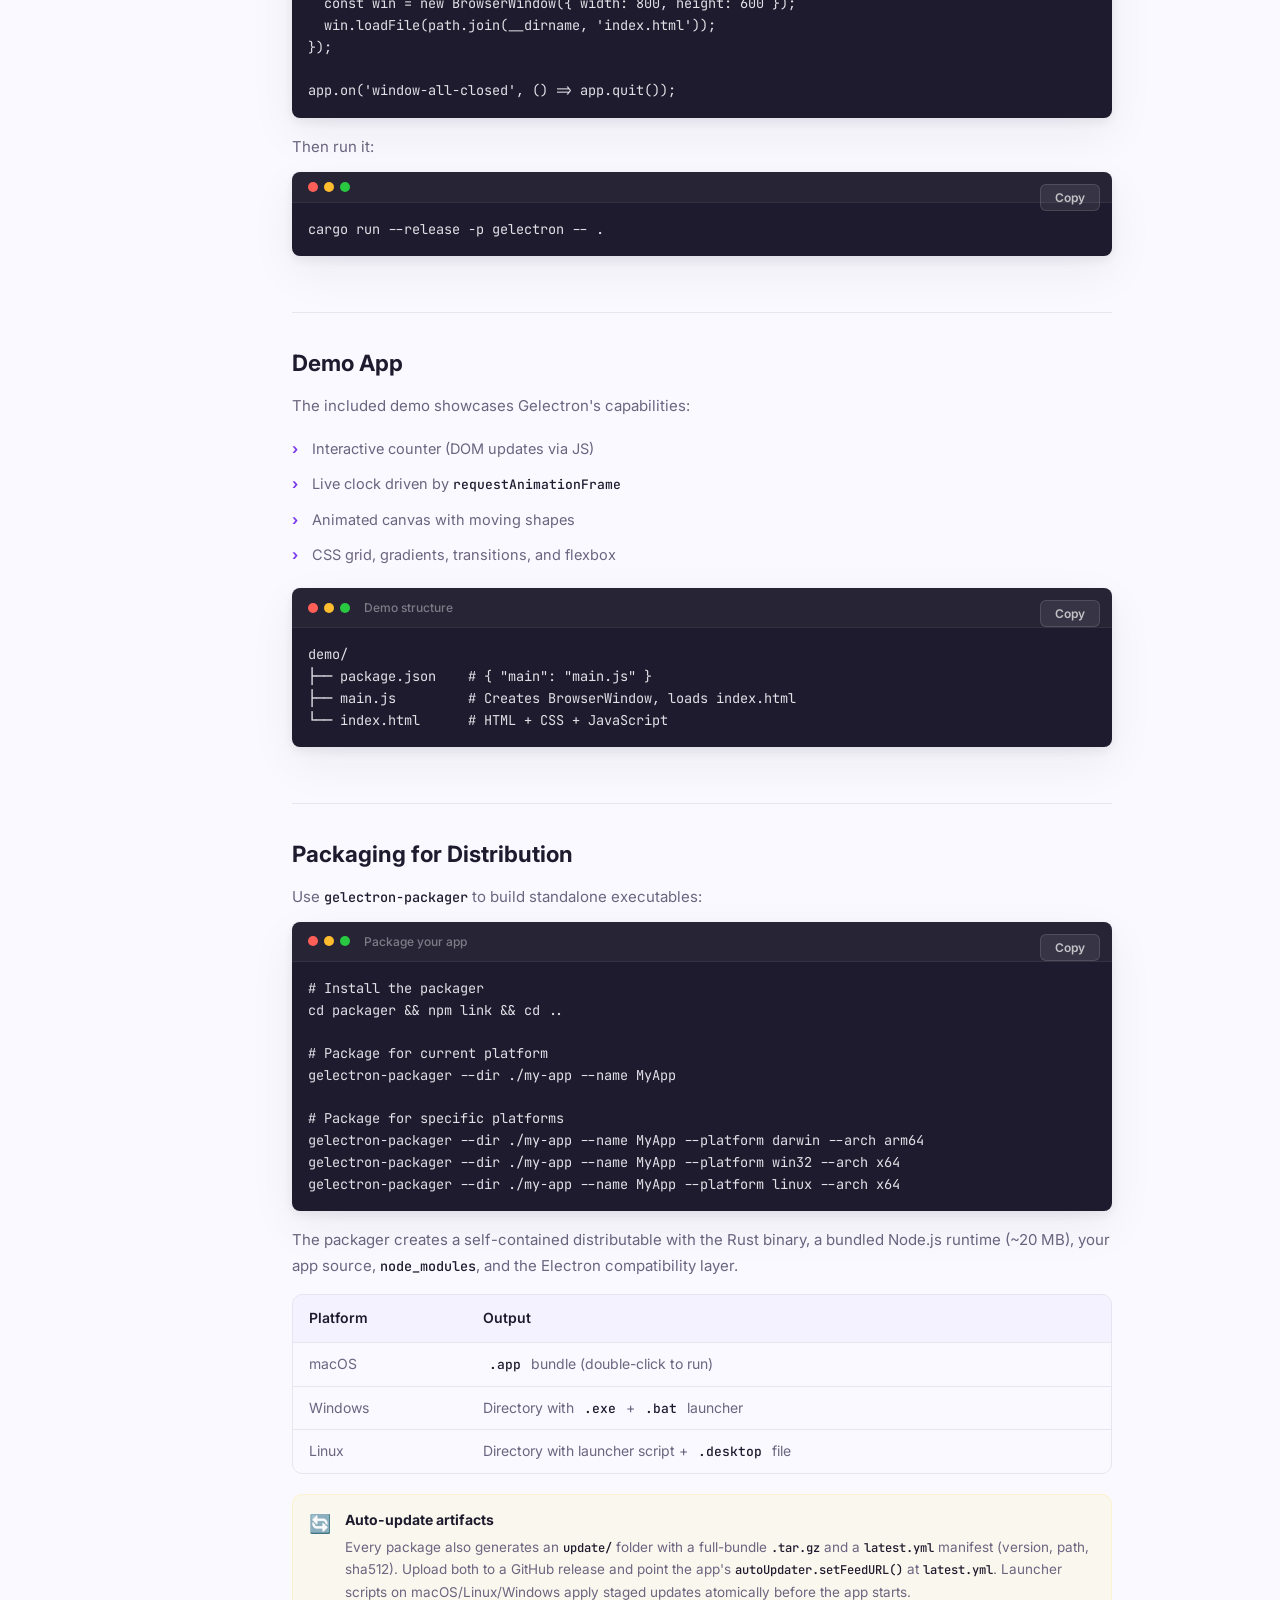
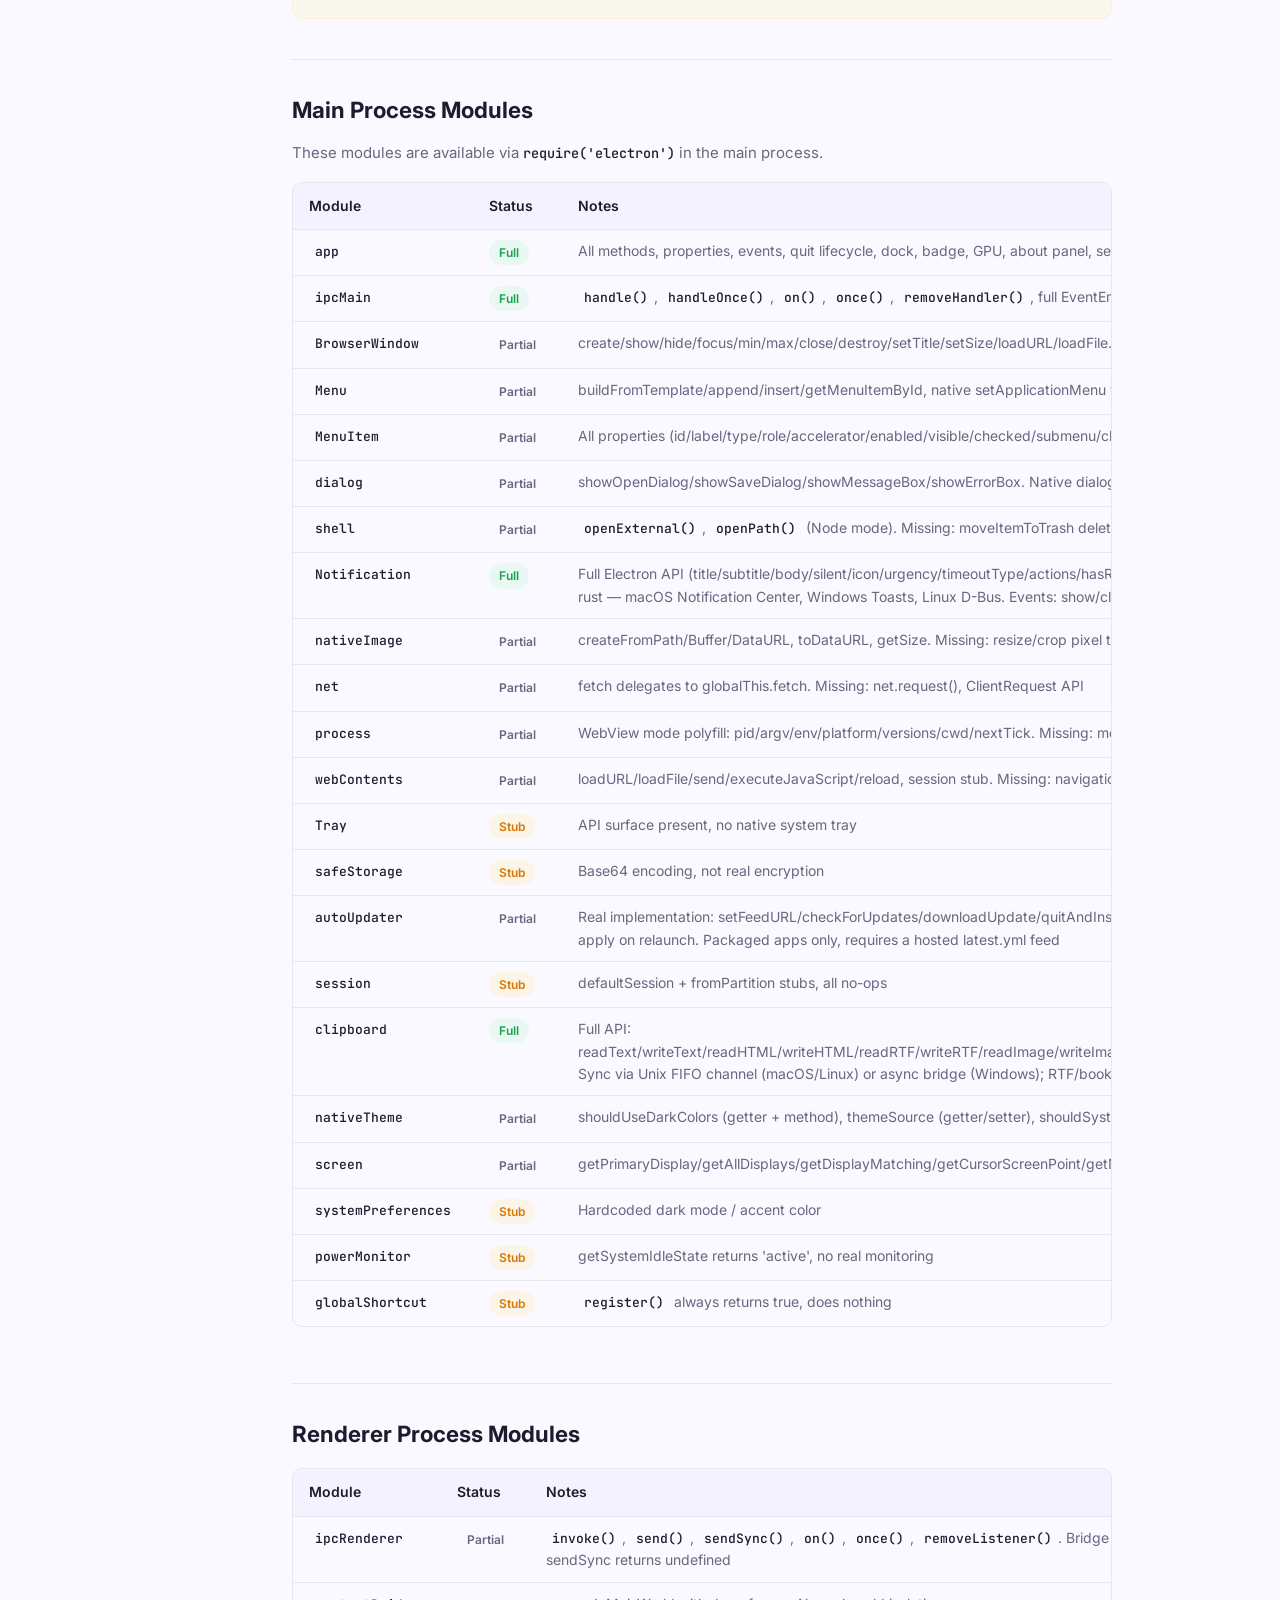
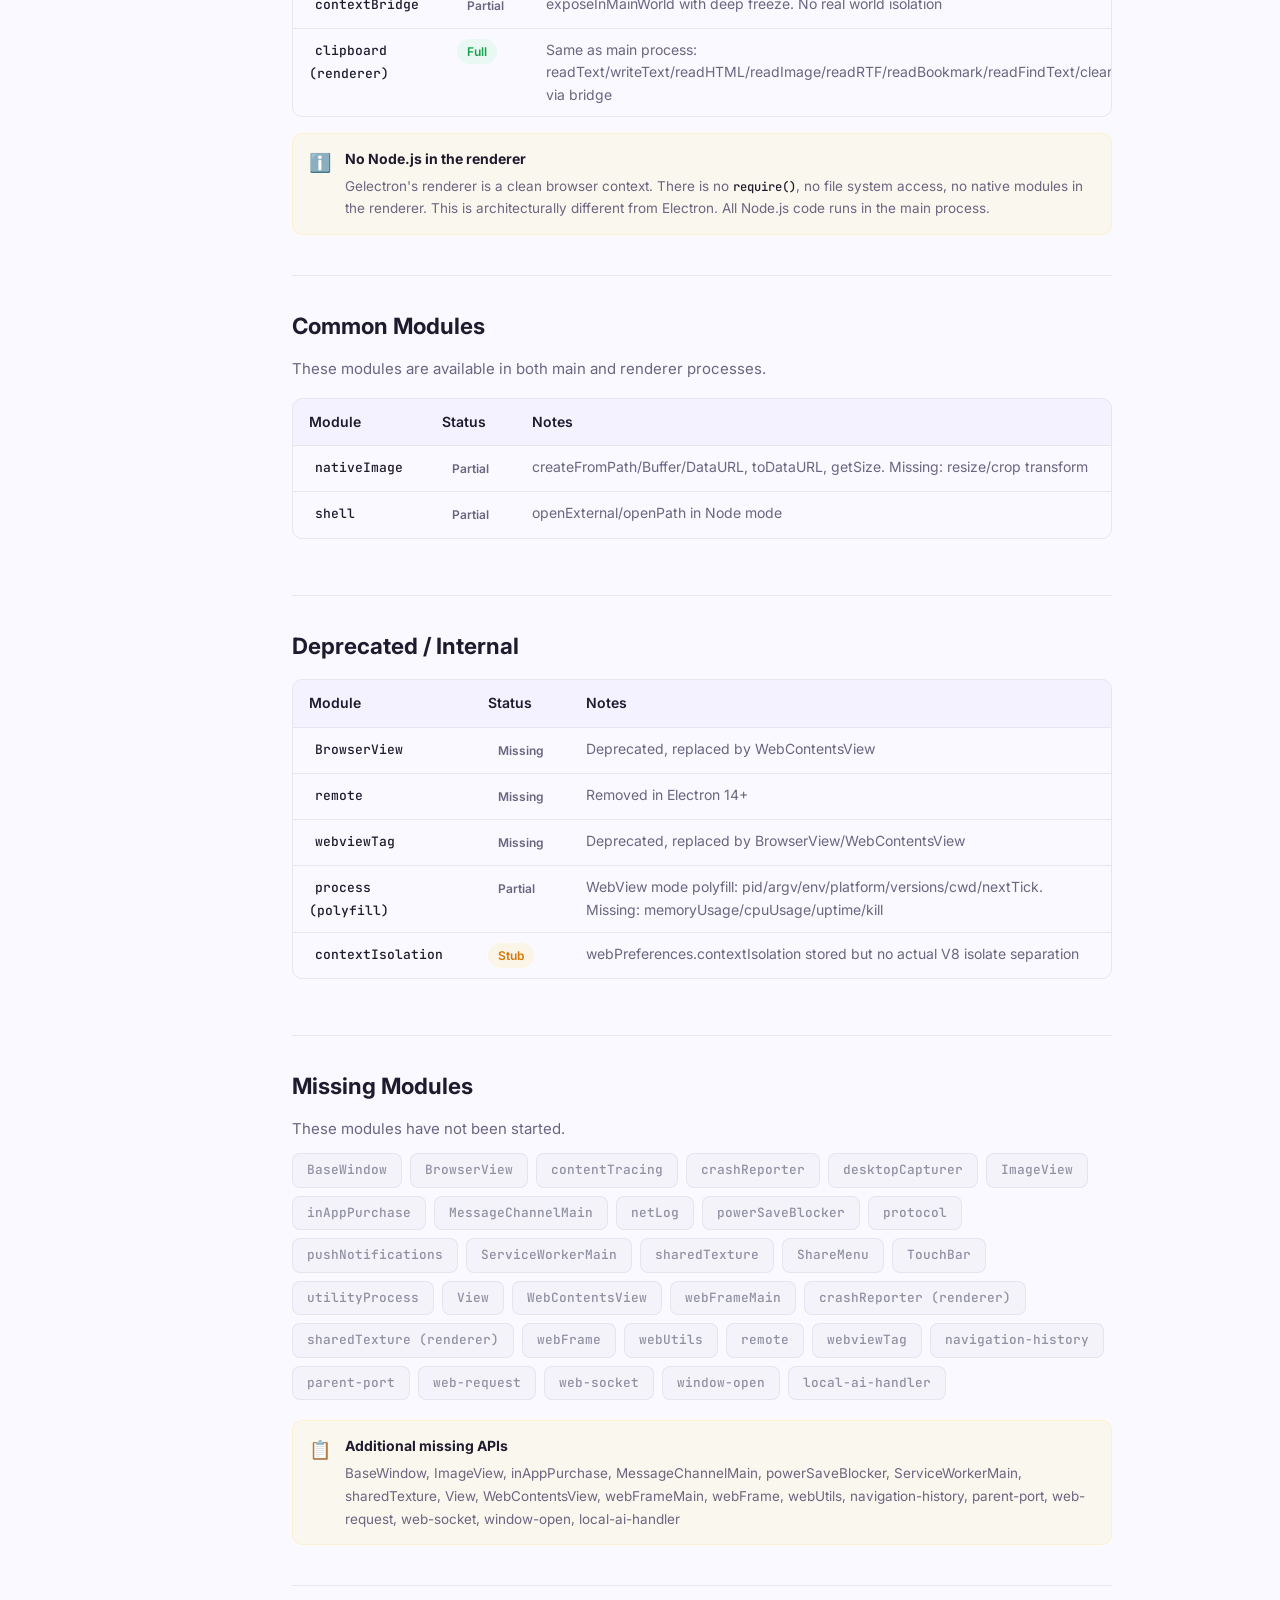
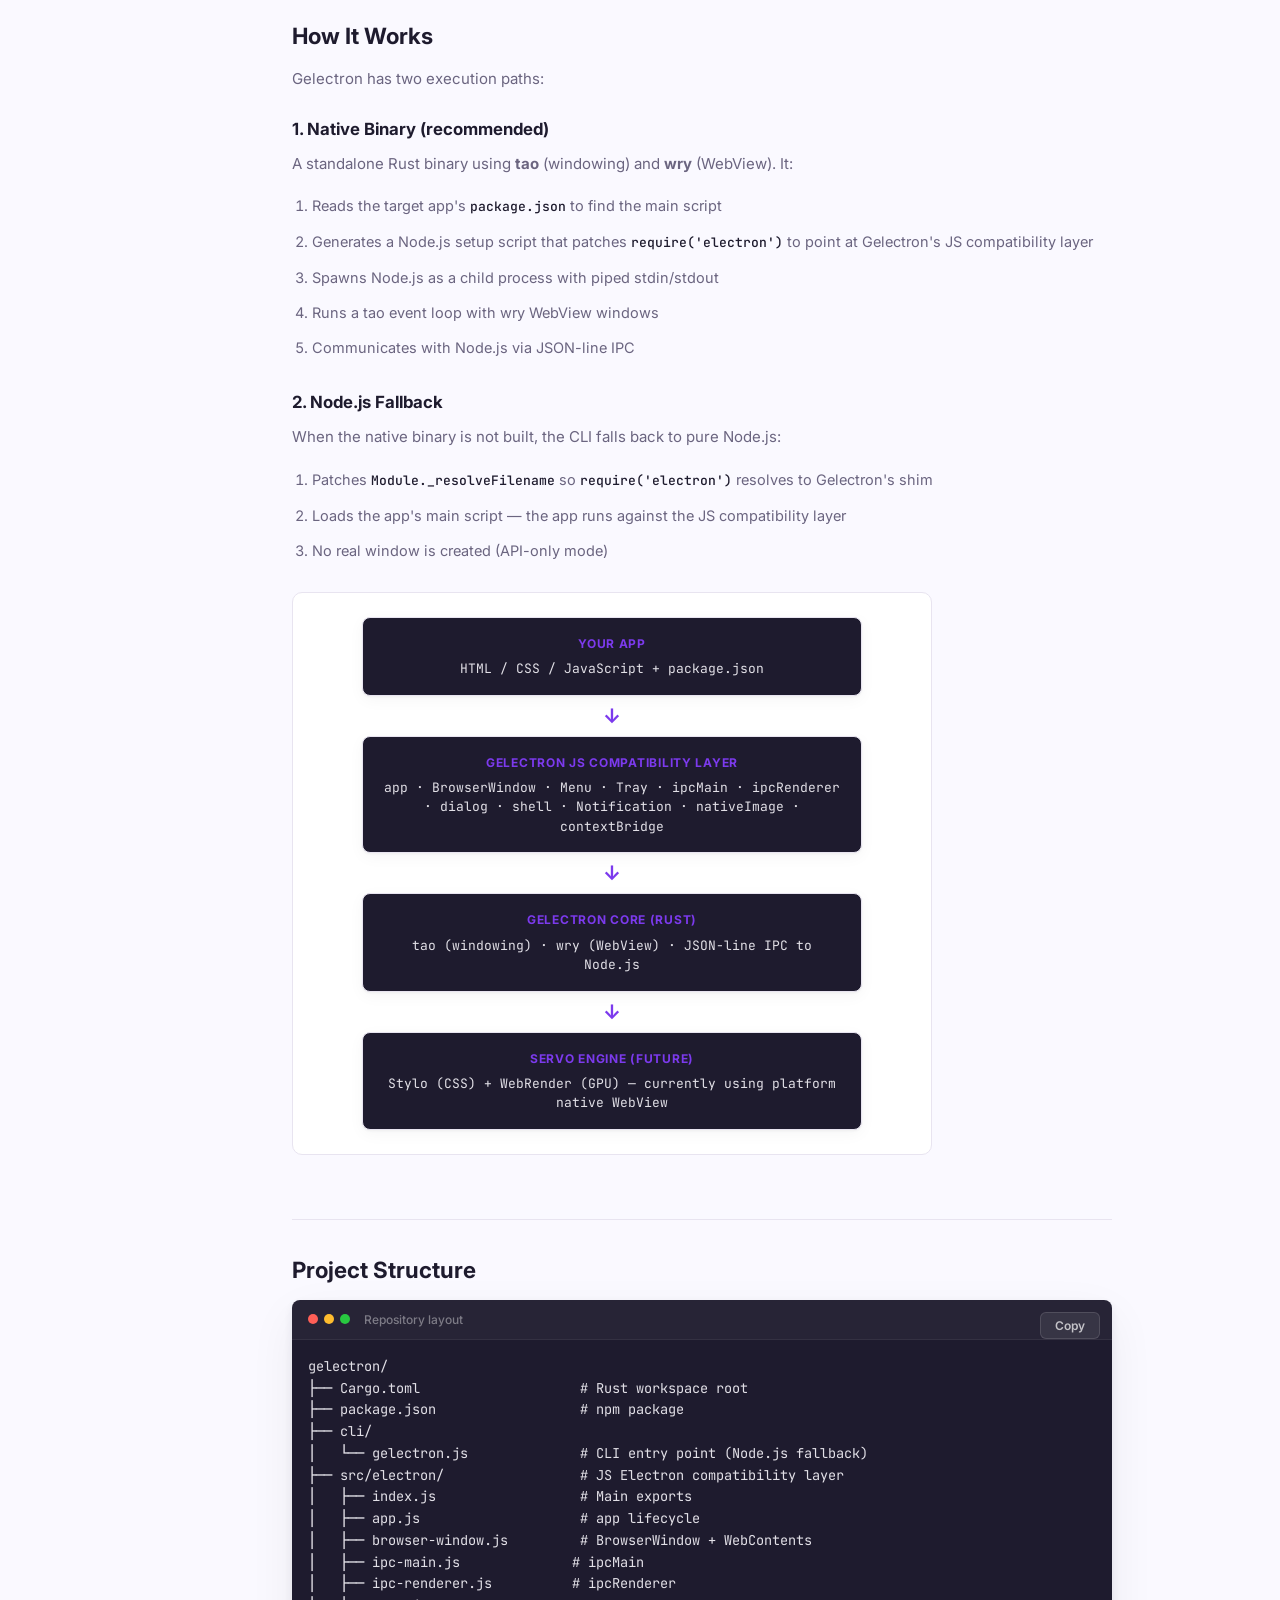
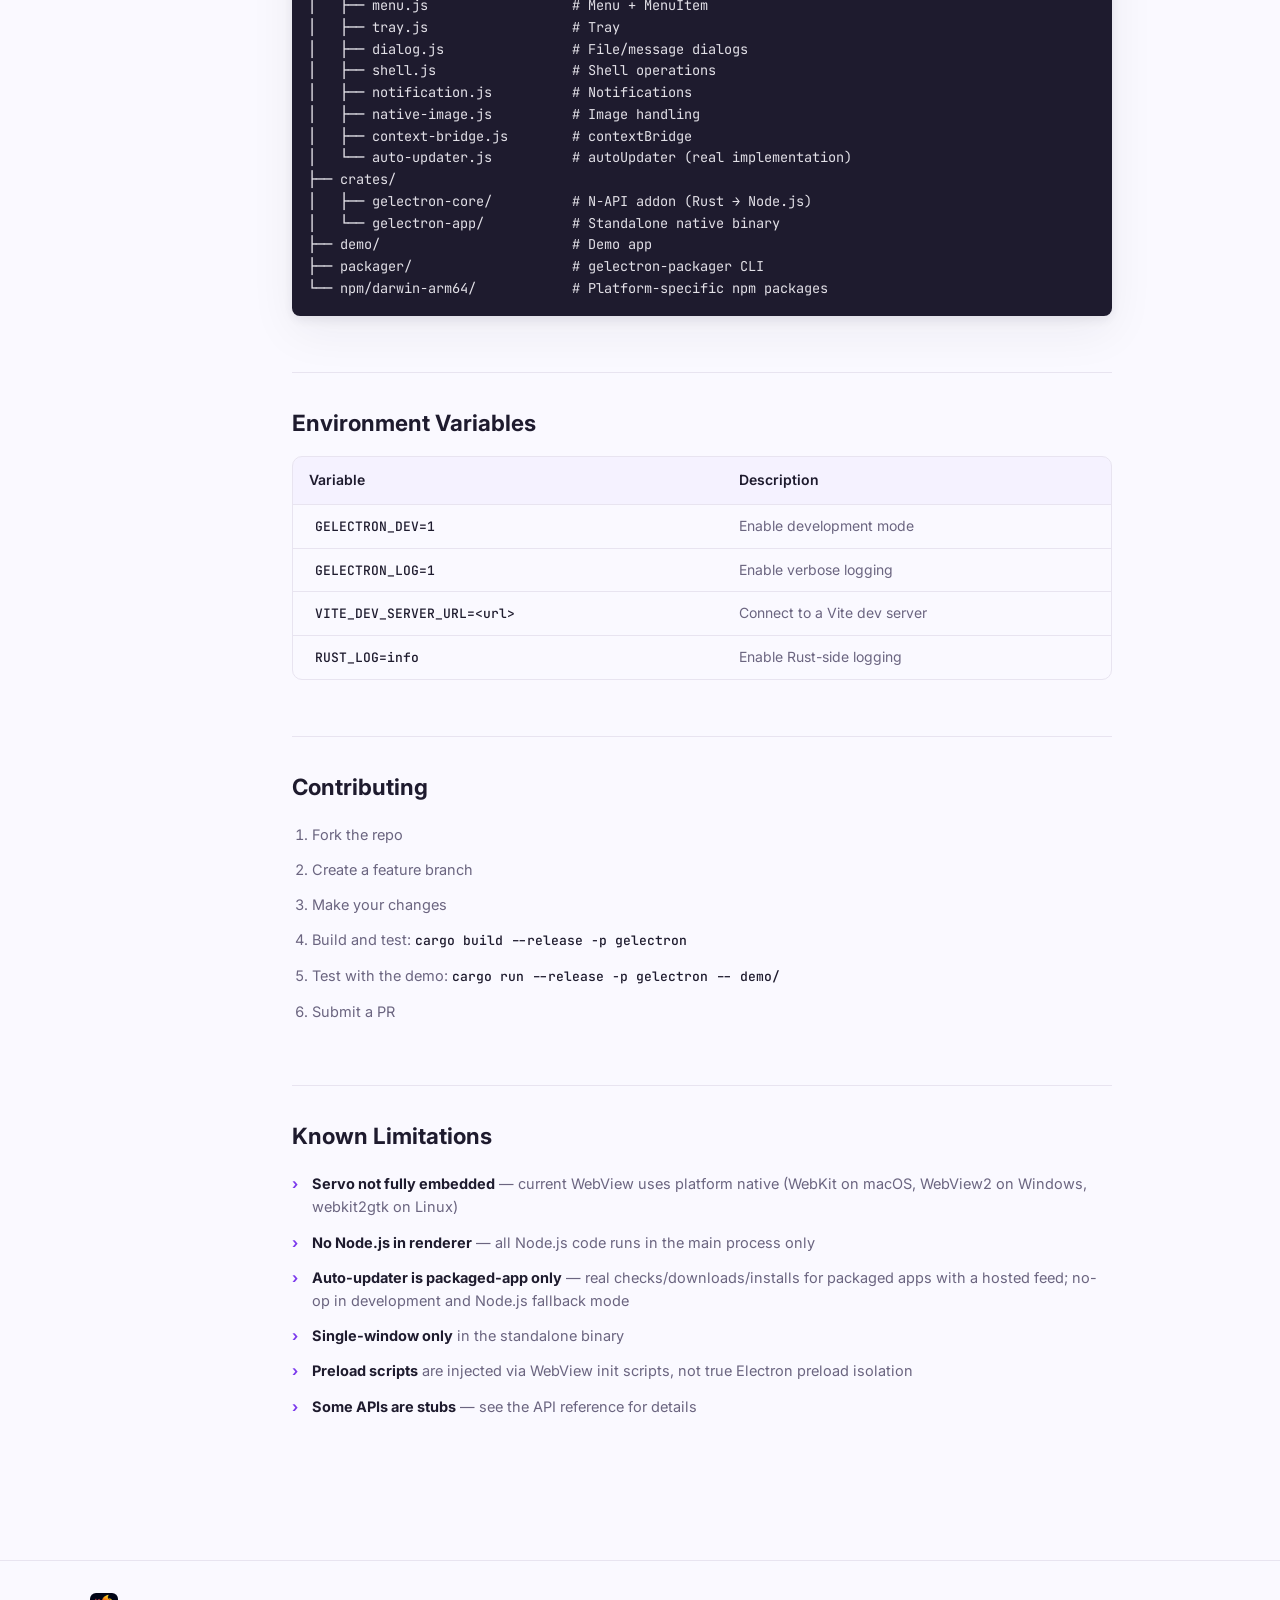
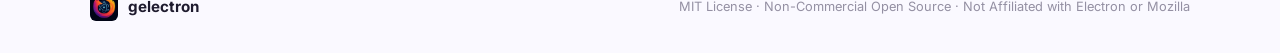
<file: docs.html>
<!DOCTYPE html>
<html lang="en">
<head>
  <meta charset="UTF-8">
  <meta name="viewport" content="width=device-width, initial-scale=1.0">
  <title>Documentation — Gelectron</title>
  <meta name="description" content="Documentation for Gelectron — a lightweight Electron alternative powered by Servo.">
  <link rel="icon" type="image/png" href="logo.png">
  <link rel="stylesheet" href="style.css">
  <link rel="stylesheet" href="docs.css">
  <link rel="preconnect" href="https://fonts.googleapis.com">
  <link rel="preconnect" href="https://fonts.gstatic.com" crossorigin>
  <link href="https://fonts.googleapis.com/css2?family=Inter:wght@400;500;600;700;800&family=JetBrains+Mono:wght@400;500&display=swap" rel="stylesheet">
</head>
<body>

  <nav class="navbar">
    <div class="nav-content">
      <a href="index.html" class="logo">
        <img src="logo.png" alt="Gelectron logo" class="logo-img">
        <span class="logo-text">gelectron</span>
      </a>
      <div class="nav-links">
        <a href="index.html">← Back to Home</a>
        <a href="progress.html">Progress</a>
        <a href="benchmarks.html">Benchmarks</a>
        <a href="for-developers.html">For Developers</a>
      </div>
    </div>
  </nav>

  <main class="docs-page">
    <div class="docs-layout">

      <aside class="docs-sidebar">
        <div class="sidebar-section">
          <div class="sidebar-title">Getting Started</div>
          <a href="#introduction" class="sidebar-link active">Introduction</a>
          <a href="#prerequisites" class="sidebar-link">Prerequisites</a>
          <a href="#installation" class="sidebar-link">Installation</a>
          <a href="#quick-start" class="sidebar-link">Quick Start</a>
        </div>
        <div class="sidebar-section">
          <div class="sidebar-title">Usage</div>
          <a href="#cli" class="sidebar-link">CLI Reference</a>
          <a href="#running-apps" class="sidebar-link">Running Apps</a>
          <a href="#demo" class="sidebar-link">Demo App</a>
          <a href="#packaging" class="sidebar-link">Packaging</a>
        </div>
        <div class="sidebar-section">
          <div class="sidebar-title">API Reference</div>
          <a href="#api-main" class="sidebar-link">Main Process</a>
          <a href="#api-renderer" class="sidebar-link">Renderer Process</a>
          <a href="#api-compat" class="sidebar-link">Common Modules</a>
          <a href="#api-deprecated" class="sidebar-link">Deprecated / Internal</a>
          <a href="#api-missing" class="sidebar-link">Missing Modules</a>
        </div>
        <div class="sidebar-section">
          <div class="sidebar-title">Architecture</div>
          <a href="#how-it-works" class="sidebar-link">How It Works</a>
          <a href="#project-structure" class="sidebar-link">Project Structure</a>
          <a href="#env-vars" class="sidebar-link">Environment Variables</a>
        </div>
        <div class="sidebar-section">
          <div class="sidebar-title">More</div>
          <a href="#contributing" class="sidebar-link">Contributing</a>
          <a href="#limitations" class="sidebar-link">Known Limitations</a>
        </div>
      </aside>

      <div class="docs-content">

        <section id="introduction" class="docs-section">
          <div class="docs-notice">
            <span class="docs-notice-icon">⚠️</span>
            <div>
              <strong>Early Development</strong>
              <p>Gelectron is a non-commercial, community-driven open source project in early development. APIs may change. Not all features are implemented. Not affiliated with or endorsed by Electron or Mozilla.</p>
            </div>
          </div>
          <h1>Introduction</h1>
          <p>Gelectron is a drop-in replacement for Electron that uses the OS platform WebView (WKWebView / WebView2 / WebKitGTK) instead of Chromium, with a Rust core for native operations. The goal is to provide the same developer experience with smaller binaries and lower memory usage.</p>
          <div class="docs-table-wrapper">
            <table class="docs-table">
              <thead>
                <tr>
                  <th>Feature</th>
                  <th>Electron</th>
                  <th>Gelectron</th>
                </tr>
              </thead>
              <tbody>
                <tr>
                  <td>Rendering Engine</td>
                  <td>Chromium</td>
                  <td>Platform WebView (WKWebView / WebView2 / WebKitGTK)</td>
                </tr>
                <tr>
                  <td>Language</td>
                  <td>C++ / Node.js</td>
                  <td>Rust / Node.js</td>
                </tr>
                <tr>
                  <td>API Compatibility</td>
                  <td>Native</td>
                  <td>Drop-in replacement (in progress)</td>
                </tr>
                <tr>
                  <td>Memory Usage</td>
                  <td>High (~586 MB total RSS)</td>
                  <td>Lower (~143 MB total RSS)</td>
                </tr>
                <tr>
                  <td>Node.js in Renderer</td>
                  <td>Yes</td>
                  <td>No (main process only)</td>
                </tr>
              </tbody>
            </table>
          </div>
        </section>

        <section id="prerequisites" class="docs-section">
          <h2>Prerequisites</h2>
          <ul class="docs-list">
            <li><strong>Rust</strong> — stable toolchain 1.75+ (<a href="https://rustup.rs" target="_blank">rustup.rs</a>)</li>
            <li><strong>Node.js</strong> — 18 or newer</li>
            <li><strong>npm</strong> — comes with Node.js</li>
            <li><strong>Git</strong> — for cloning the repo</li>
          </ul>
          <div class="code-block small">
            <div class="code-header">
              <span class="code-dot red"></span>
              <span class="code-dot yellow"></span>
              <span class="code-dot green"></span>
              <span class="code-title">Check your versions</span>
            </div>
            <pre><code>rustc --version    # should be 1.75+
node --version     # should be 18+
npm --version</code></pre>
          </div>
        </section>

        <section id="installation" class="docs-section">
          <h2>Installation</h2>
          <div class="code-block small">
            <div class="code-header">
              <span class="code-dot red"></span>
              <span class="code-dot yellow"></span>
              <span class="code-dot green"></span>
              <span class="code-title">Clone and install</span>
            </div>
            <pre><code>git clone https://github.com/mileswolfallen2/gelectron.git
cd gelectron
npm install</code></pre>
          </div>
          <div class="code-block small">
            <div class="code-header">
              <span class="code-dot red"></span>
              <span class="code-dot yellow"></span>
              <span class="code-dot green"></span>
              <span class="code-title">Build the native binary</span>
            </div>
            <pre><code>cargo build --release -p gelectron</code></pre>
          </div>
          <p class="docs-note">The first build will take a while — the Rust toolchain compiles tao and wry. Subsequent builds are much faster.</p>
        </section>

        <section id="quick-start" class="docs-section">
          <h2>Quick Start</h2>
          <p>The fastest way to see Gelectron running:</p>
          <div class="code-block small">
            <div class="code-header">
              <span class="code-dot red"></span>
              <span class="code-dot yellow"></span>
              <span class="code-dot green"></span>
              <span class="code-title">Run the demo</span>
            </div>
            <pre><code>cargo run --release -p gelectron -- demo/</code></pre>
          </div>
          <p>This opens a window with an interactive demo app running HTML, CSS, JavaScript, canvas animations, and a live clock.</p>
          <p>To run your own Electron app:</p>
          <div class="code-block small">
            <div class="code-header">
              <span class="code-dot red"></span>
              <span class="code-dot yellow"></span>
              <span class="code-dot green"></span>
            </div>
            <pre><code>cargo run --release -p gelectron -- /path/to/your/electron-app</code></pre>
          </div>
        </section>

        <section id="cli" class="docs-section">
          <h2>CLI Reference</h2>
          <div class="docs-table-wrapper">
            <table class="docs-table">
              <thead>
                <tr>
                  <th>Command</th>
                  <th>Description</th>
                </tr>
              </thead>
              <tbody>
                <tr>
                  <td><code>gelectron &lt;path-to-app&gt;</code></td>
                  <td>Run an Electron app</td>
                </tr>
                <tr>
                  <td><code>gelectron &lt;file.js&gt;</code></td>
                  <td>Run a main process script directly</td>
                </tr>
                <tr>
                  <td><code>gelectron --version</code></td>
                  <td>Print version</td>
                </tr>
                <tr>
                  <td><code>gelectron --help</code></td>
                  <td>Show help</td>
                </tr>
              </tbody>
            </table>
          </div>
          <h3>Node.js Fallback</h3>
          <p>If you don't want to build the Rust binary, the CLI can fall back to a pure Node.js shim:</p>
          <div class="code-block small">
            <div class="code-header">
              <span class="code-dot red"></span>
              <span class="code-dot yellow"></span>
              <span class="code-dot green"></span>
            </div>
            <pre><code>node cli/gelectron.js /path/to/electron-app</code></pre>
          </div>
          <p class="docs-note">In fallback mode no real window is created — only the JS API layer loads. Use the native binary for actual rendering.</p>
        </section>

        <section id="running-apps" class="docs-section">
          <h2>Running Apps</h2>
          <p>Gelectron reads your app's <code>package.json</code> to find the main script, just like Electron does. Your existing Electron code should work without changes for basic apps.</p>
          <div class="code-block small">
            <div class="code-header">
              <span class="code-dot red"></span>
              <span class="code-dot yellow"></span>
              <span class="code-dot green"></span>
              <span class="code-title">Your app's package.json</span>
            </div>
            <pre><code>{
  "name": "my-app",
  "main": "main.js"
}</code></pre>
          </div>
          <div class="code-block small">
            <div class="code-header">
              <span class="code-dot red"></span>
              <span class="code-dot yellow"></span>
              <span class="code-dot green"></span>
              <span class="code-title">Your app's main.js</span>
            </div>
            <pre><code>const { app, BrowserWindow } = require('electron');
const path = require('path');

app.whenReady().then(() => {
  const win = new BrowserWindow({ width: 800, height: 600 });
  win.loadFile(path.join(__dirname, 'index.html'));
});

app.on('window-all-closed', () => app.quit());</code></pre>
          </div>
          <p>Then run it:</p>
          <div class="code-block small">
            <div class="code-header">
              <span class="code-dot red"></span>
              <span class="code-dot yellow"></span>
              <span class="code-dot green"></span>
            </div>
            <pre><code>cargo run --release -p gelectron -- .</code></pre>
          </div>
        </section>

        <section id="demo" class="docs-section">
          <h2>Demo App</h2>
          <p>The included demo showcases Gelectron's capabilities:</p>
          <ul class="docs-list">
            <li>Interactive counter (DOM updates via JS)</li>
            <li>Live clock driven by <code>requestAnimationFrame</code></li>
            <li>Animated canvas with moving shapes</li>
            <li>CSS grid, gradients, transitions, and flexbox</li>
          </ul>
          <div class="code-block small">
            <div class="code-header">
              <span class="code-dot red"></span>
              <span class="code-dot yellow"></span>
              <span class="code-dot green"></span>
              <span class="code-title">Demo structure</span>
            </div>
            <pre><code>demo/
├── package.json    # { "main": "main.js" }
├── main.js         # Creates BrowserWindow, loads index.html
└── index.html      # HTML + CSS + JavaScript</code></pre>
          </div>
        </section>

        <section id="packaging" class="docs-section">
          <h2>Packaging for Distribution</h2>
          <p>Use <code>gelectron-packager</code> to build standalone executables:</p>
          <div class="code-block small">
            <div class="code-header">
              <span class="code-dot red"></span>
              <span class="code-dot yellow"></span>
              <span class="code-dot green"></span>
              <span class="code-title">Package your app</span>
            </div>
            <pre><code># Install the packager
cd packager && npm link && cd ..

# Package for current platform
gelectron-packager --dir ./my-app --name MyApp

# Package for specific platforms
gelectron-packager --dir ./my-app --name MyApp --platform darwin --arch arm64
gelectron-packager --dir ./my-app --name MyApp --platform win32 --arch x64
gelectron-packager --dir ./my-app --name MyApp --platform linux --arch x64</code></pre>
          </div>
          <p>The packager creates a self-contained distributable with the Rust binary, a bundled Node.js runtime (~20 MB), your app source, <code>node_modules</code>, and the Electron compatibility layer.</p>
          <div class="docs-table-wrapper">
            <table class="docs-table">
              <thead>
                <tr>
                  <th>Platform</th>
                  <th>Output</th>
                </tr>
              </thead>
              <tbody>
                <tr>
                  <td>macOS</td>
                  <td><code>.app</code> bundle (double-click to run)</td>
                </tr>
                <tr>
                  <td>Windows</td>
                  <td>Directory with <code>.exe</code> + <code>.bat</code> launcher</td>
                </tr>
                <tr>
                  <td>Linux</td>
                  <td>Directory with launcher script + <code>.desktop</code> file</td>
                </tr>
              </tbody>
            </table>
          </div>
          <div class="docs-notice small" style="margin-top: 20px;">
            <span class="docs-notice-icon">🔄</span>
            <div>
              <strong>Auto-update artifacts</strong>
              <p>Every package also generates an <code>update/</code> folder with a full-bundle <code>.tar.gz</code> and a <code>latest.yml</code> manifest (version, path, sha512). Upload both to a GitHub release and point the app's <code>autoUpdater.setFeedURL()</code> at <code>latest.yml</code>. Launcher scripts on macOS/Linux/Windows apply staged updates atomically before the app starts.</p>
            </div>
          </div>
        </section>

        <section id="api-main" class="docs-section">
          <h2>Main Process Modules</h2>
          <p>These modules are available via <code>require('electron')</code> in the main process.</p>
          <div class="docs-table-wrapper">
            <table class="docs-table">
              <thead>
                <tr>
                  <th>Module</th>
                  <th>Status</th>
                  <th>Notes</th>
                </tr>
              </thead>
              <tbody>
                <tr>
                  <td><code>app</code></td>
                  <td><span class="status implemented">Full</span></td>
                  <td>All methods, properties, events, quit lifecycle, dock, badge, GPU, about panel, secure keyboard, window tracking</td>
                </tr>
                <tr>
                  <td><code>ipcMain</code></td>
                  <td><span class="status implemented">Full</span></td>
                  <td><code>handle()</code>, <code>handleOnce()</code>, <code>on()</code>, <code>once()</code>, <code>removeHandler()</code>, full EventEmitter</td>
                </tr>
                <tr>
                  <td><code>BrowserWindow</code></td>
                  <td><span class="status partial">Partial</span></td>
                  <td>create/show/hide/focus/min/max/close/destroy/setTitle/setSize/loadURL/loadFile. Missing: DevTools, navigation, capturePage, print, printToPDF</td>
                </tr>
                <tr>
                  <td><code>Menu</code></td>
                  <td><span class="status partial">Partial</span></td>
                  <td>buildFromTemplate/append/insert/getMenuItemById, native setApplicationMenu via muda, _serialize. Missing: click events from native menu, role-based items</td>
                </tr>
                <tr>
                  <td><code>MenuItem</code></td>
                  <td><span class="status partial">Partial</span></td>
                  <td>All properties (id/label/type/role/accelerator/enabled/visible/checked/submenu/click). Missing: role auto-behavior</td>
                </tr>
                <tr>
                  <td><code>dialog</code></td>
                  <td><span class="status partial">Partial</span></td>
                  <td>showOpenDialog/showSaveDialog/showMessageBox/showErrorBox. Native dialogs not wired</td>
                </tr>
                <tr>
                  <td><code>shell</code></td>
                  <td><span class="status partial">Partial</span></td>
                  <td><code>openExternal()</code>, <code>openPath()</code> (Node mode). Missing: moveItemToTrash deletes permanently, shortcut stubs</td>
                </tr>
                <tr>
                  <td><code>Notification</code></td>
                  <td><span class="status implemented">Full</span></td>
                  <td>Full Electron API (title/subtitle/body/silent/icon/urgency/timeoutType/actions/hasReply/replyPlaceholder/sound/closeButtonText/toastXml). Native OS integration via notify-rust — macOS Notification Center, Windows Toasts, Linux D-Bus. Events: show/click/action/reply/close/failed</td>
                </tr>
                <tr>
                  <td><code>nativeImage</code></td>
                  <td><span class="status partial">Partial</span></td>
                  <td>createFromPath/Buffer/DataURL, toDataURL, getSize. Missing: resize/crop pixel transform, proper toPNG/toJPEG</td>
                </tr>
                <tr>
                  <td><code>net</code></td>
                  <td><span class="status partial">Partial</span></td>
                  <td>fetch delegates to globalThis.fetch. Missing: net.request(), ClientRequest API</td>
                </tr>
                <tr>
                  <td><code>process</code></td>
                  <td><span class="status partial">Partial</span></td>
                  <td>WebView mode polyfill: pid/argv/env/platform/versions/cwd/nextTick. Missing: memoryUsage/cpuUsage/uptime/kill</td>
                </tr>
                <tr>
                  <td><code>webContents</code></td>
                  <td><span class="status partial">Partial</span></td>
                  <td>loadURL/loadFile/send/executeJavaScript/reload, session stub. Missing: navigation history, DevTools CDP, zoom, print, capturePage</td>
                </tr>
                <tr>
                  <td><code>Tray</code></td>
                  <td><span class="status stub">Stub</span></td>
                  <td>API surface present, no native system tray</td>
                </tr>
                <tr>
                  <td><code>safeStorage</code></td>
                  <td><span class="status stub">Stub</span></td>
                  <td>Base64 encoding, not real encryption</td>
                </tr>
                <tr>
                  <td><code>autoUpdater</code></td>
                  <td><span class="status partial">Partial</span></td>
                  <td>Real implementation: setFeedURL/checkForUpdates/downloadUpdate/quitAndInstall/checkForAndNotifyIfAvailable, full event set, sha512-verified download, staged atomic apply on relaunch. Packaged apps only, requires a hosted latest.yml feed</td>
                </tr>
                <tr>
                  <td><code>session</code></td>
                  <td><span class="status stub">Stub</span></td>
                  <td>defaultSession + fromPartition stubs, all no-ops</td>
                </tr>
                <tr>
                  <td><code>clipboard</code></td>
                  <td><span class="status implemented">Full</span></td>
                  <td>Full API: readText/writeText/readHTML/writeHTML/readRTF/writeRTF/readImage/writeImage/readBookmark/writeBookmark/readFindText/writeFindText/clear/availableFormats/has. Sync via Unix FIFO channel (macOS/Linux) or async bridge (Windows); RTF/bookmark/find-text/formats via NSPasteboard on macOS</td>
                </tr>
                <tr>
                  <td><code>nativeTheme</code></td>
                  <td><span class="status partial">Partial</span></td>
                  <td>shouldUseDarkColors (getter + method), themeSource (getter/setter), shouldSystemUseDarkColors, queries Rust for system theme. Missing: theme change events</td>
                </tr>
                <tr>
                  <td><code>screen</code></td>
                  <td><span class="status partial">Partial</span></td>
                  <td>getPrimaryDisplay/getAllDisplays/getDisplayMatching/getCursorScreenPoint/getMenuBarHeight via Rust bridge (tao). Missing: display event listeners</td>
                </tr>
                <tr>
                  <td><code>systemPreferences</code></td>
                  <td><span class="status stub">Stub</span></td>
                  <td>Hardcoded dark mode / accent color</td>
                </tr>
                <tr>
                  <td><code>powerMonitor</code></td>
                  <td><span class="status stub">Stub</span></td>
                  <td>getSystemIdleState returns 'active', no real monitoring</td>
                </tr>
                <tr>
                  <td><code>globalShortcut</code></td>
                  <td><span class="status stub">Stub</span></td>
                  <td><code>register()</code> always returns true, does nothing</td>
                </tr>
              </tbody>
            </table>
          </div>
        </section>

        <section id="api-renderer" class="docs-section">
          <h2>Renderer Process Modules</h2>
          <div class="docs-table-wrapper">
            <table class="docs-table">
              <thead>
                <tr>
                  <th>Module</th>
                  <th>Status</th>
                  <th>Notes</th>
                </tr>
              </thead>
              <tbody>
                <tr>
                  <td><code>ipcRenderer</code></td>
                  <td><span class="status partial">Partial</span></td>
                  <td><code>invoke()</code>, <code>send()</code>, <code>sendSync()</code>, <code>on()</code>, <code>once()</code>, <code>removeListener()</code>. Bridge not always wired, sendSync returns undefined</td>
                </tr>
                <tr>
                  <td><code>contextBridge</code></td>
                  <td><span class="status partial">Partial</span></td>
                  <td>exposeInMainWorld with deep freeze. No real world isolation</td>
                </tr>
                <tr>
                  <td><code>clipboard (renderer)</code></td>
                  <td><span class="status implemented">Full</span></td>
                  <td>Same as main process: readText/writeText/readHTML/readImage/readRTF/readBookmark/readFindText/clear/availableFormats/has via bridge</td>
                </tr>
              </tbody>
            </table>
          </div>
          <div class="docs-notice small">
            <span class="docs-notice-icon">ℹ️</span>
            <div>
              <strong>No Node.js in the renderer</strong>
              <p>Gelectron's renderer is a clean browser context. There is no <code>require()</code>, no file system access, no native modules in the renderer. This is architecturally different from Electron. All Node.js code runs in the main process.</p>
            </div>
          </div>
        </section>

        <section id="api-compat" class="docs-section">
          <h2>Common Modules</h2>
          <p>These modules are available in both main and renderer processes.</p>
          <div class="docs-table-wrapper">
            <table class="docs-table">
              <thead>
                <tr>
                  <th>Module</th>
                  <th>Status</th>
                  <th>Notes</th>
                </tr>
              </thead>
              <tbody>
                <tr>
                  <td><code>nativeImage</code></td>
                  <td><span class="status partial">Partial</span></td>
                  <td>createFromPath/Buffer/DataURL, toDataURL, getSize. Missing: resize/crop transform</td>
                </tr>
                <tr>
                  <td><code>shell</code></td>
                  <td><span class="status partial">Partial</span></td>
                  <td>openExternal/openPath in Node mode</td>
                </tr>
              </tbody>
            </table>
          </div>
        </section>

        <section id="api-deprecated" class="docs-section">
          <h2>Deprecated / Internal</h2>
          <div class="docs-table-wrapper">
            <table class="docs-table">
              <thead>
                <tr>
                  <th>Module</th>
                  <th>Status</th>
                  <th>Notes</th>
                </tr>
              </thead>
              <tbody>
                <tr>
                  <td><code>BrowserView</code></td>
                  <td><span class="status missing">Missing</span></td>
                  <td>Deprecated, replaced by WebContentsView</td>
                </tr>
                <tr>
                  <td><code>remote</code></td>
                  <td><span class="status missing">Missing</span></td>
                  <td>Removed in Electron 14+</td>
                </tr>
                <tr>
                  <td><code>webviewTag</code></td>
                  <td><span class="status missing">Missing</span></td>
                  <td>Deprecated, replaced by BrowserView/WebContentsView</td>
                </tr>
                <tr>
                  <td><code>process (polyfill)</code></td>
                  <td><span class="status partial">Partial</span></td>
                  <td>WebView mode polyfill: pid/argv/env/platform/versions/cwd/nextTick. Missing: memoryUsage/cpuUsage/uptime/kill</td>
                </tr>
                <tr>
                  <td><code>contextIsolation</code></td>
                  <td><span class="status stub">Stub</span></td>
                  <td>webPreferences.contextIsolation stored but no actual V8 isolate separation</td>
                </tr>
              </tbody>
            </table>
          </div>
        </section>

        <section id="api-missing" class="docs-section">
          <h2>Missing Modules</h2>
          <p>These modules have not been started.</p>
          <div class="missing-modules-grid">
            <span class="missing-module-tag">BaseWindow</span>
            <span class="missing-module-tag">BrowserView</span>
            <span class="missing-module-tag">contentTracing</span>
            <span class="missing-module-tag">crashReporter</span>
            <span class="missing-module-tag">desktopCapturer</span>
            <span class="missing-module-tag">ImageView</span>
            <span class="missing-module-tag">inAppPurchase</span>
            <span class="missing-module-tag">MessageChannelMain</span>
            <span class="missing-module-tag">netLog</span>
            <span class="missing-module-tag">powerSaveBlocker</span>
            <span class="missing-module-tag">protocol</span>
            <span class="missing-module-tag">pushNotifications</span>
            <span class="missing-module-tag">ServiceWorkerMain</span>
            <span class="missing-module-tag">sharedTexture</span>
            <span class="missing-module-tag">ShareMenu</span>
            <span class="missing-module-tag">TouchBar</span>
            <span class="missing-module-tag">utilityProcess</span>
            <span class="missing-module-tag">View</span>
            <span class="missing-module-tag">WebContentsView</span>
            <span class="missing-module-tag">webFrameMain</span>
            <span class="missing-module-tag">crashReporter (renderer)</span>
            <span class="missing-module-tag">sharedTexture (renderer)</span>
            <span class="missing-module-tag">webFrame</span>
            <span class="missing-module-tag">webUtils</span>
            <span class="missing-module-tag">remote</span>
            <span class="missing-module-tag">webviewTag</span>
            <span class="missing-module-tag">navigation-history</span>
            <span class="missing-module-tag">parent-port</span>
            <span class="missing-module-tag">web-request</span>
            <span class="missing-module-tag">web-socket</span>
            <span class="missing-module-tag">window-open</span>
            <span class="missing-module-tag">local-ai-handler</span>
          </div>
          <div class="docs-notice small" style="margin-top: 20px;">
            <span class="docs-notice-icon">📋</span>
            <div>
              <strong>Additional missing APIs</strong>
              <p>BaseWindow, ImageView, inAppPurchase, MessageChannelMain, powerSaveBlocker, ServiceWorkerMain, sharedTexture, View, WebContentsView, webFrameMain, webFrame, webUtils, navigation-history, parent-port, web-request, web-socket, window-open, local-ai-handler</p>
            </div>
          </div>
        </section>

        <section id="how-it-works" class="docs-section">
          <h2>How It Works</h2>
          <p>Gelectron has two execution paths:</p>
          <h3>1. Native Binary (recommended)</h3>
          <p>A standalone Rust binary using <strong>tao</strong> (windowing) and <strong>wry</strong> (WebView). It:</p>
          <ol class="docs-numbered-list">
            <li>Reads the target app's <code>package.json</code> to find the main script</li>
            <li>Generates a Node.js setup script that patches <code>require('electron')</code> to point at Gelectron's JS compatibility layer</li>
            <li>Spawns Node.js as a child process with piped stdin/stdout</li>
            <li>Runs a tao event loop with wry WebView windows</li>
            <li>Communicates with Node.js via JSON-line IPC</li>
          </ol>
          <h3>2. Node.js Fallback</h3>
          <p>When the native binary is not built, the CLI falls back to pure Node.js:</p>
          <ol class="docs-numbered-list">
            <li>Patches <code>Module._resolveFilename</code> so <code>require('electron')</code> resolves to Gelectron's shim</li>
            <li>Loads the app's main script — the app runs against the JS compatibility layer</li>
            <li>No real window is created (API-only mode)</li>
          </ol>

          <div class="architecture-diagram">
            <div class="arch-layer">
              <div class="arch-label">Your App</div>
              <div class="arch-code">HTML / CSS / JavaScript + package.json</div>
            </div>
            <div class="arch-arrow">↓</div>
            <div class="arch-layer">
              <div class="arch-label">Gelectron JS Compatibility Layer</div>
              <div class="arch-code">app · BrowserWindow · Menu · Tray · ipcMain · ipcRenderer · dialog · shell · Notification · nativeImage · contextBridge</div>
            </div>
            <div class="arch-arrow">↓</div>
            <div class="arch-layer">
              <div class="arch-label">Gelectron Core (Rust)</div>
              <div class="arch-code">tao (windowing) · wry (WebView) · JSON-line IPC to Node.js</div>
            </div>
            <div class="arch-arrow">↓</div>
            <div class="arch-layer">
              <div class="arch-label">Servo Engine (future)</div>
              <div class="arch-code">Stylo (CSS) + WebRender (GPU) — currently using platform native WebView</div>
            </div>
          </div>
        </section>

        <section id="project-structure" class="docs-section">
          <h2>Project Structure</h2>
          <div class="code-block small">
            <div class="code-header">
              <span class="code-dot red"></span>
              <span class="code-dot yellow"></span>
              <span class="code-dot green"></span>
              <span class="code-title">Repository layout</span>
            </div>
            <pre><code>gelectron/
├── Cargo.toml                    # Rust workspace root
├── package.json                  # npm package
├── cli/
│   └── gelectron.js              # CLI entry point (Node.js fallback)
├── src/electron/                 # JS Electron compatibility layer
│   ├── index.js                  # Main exports
│   ├── app.js                    # app lifecycle
│   ├── browser-window.js         # BrowserWindow + WebContents
│   ├── ipc-main.js              # ipcMain
│   ├── ipc-renderer.js          # ipcRenderer
│   ├── menu.js                  # Menu + MenuItem
│   ├── tray.js                  # Tray
│   ├── dialog.js                # File/message dialogs
│   ├── shell.js                 # Shell operations
│   ├── notification.js          # Notifications
│   ├── native-image.js          # Image handling
│   ├── context-bridge.js        # contextBridge
│   └── auto-updater.js          # autoUpdater (real implementation)
├── crates/
│   ├── gelectron-core/          # N-API addon (Rust → Node.js)
│   └── gelectron-app/           # Standalone native binary
├── demo/                        # Demo app
├── packager/                    # gelectron-packager CLI
└── npm/darwin-arm64/            # Platform-specific npm packages</code></pre>
          </div>
        </section>

        <section id="env-vars" class="docs-section">
          <h2>Environment Variables</h2>
          <div class="docs-table-wrapper">
            <table class="docs-table">
              <thead>
                <tr>
                  <th>Variable</th>
                  <th>Description</th>
                </tr>
              </thead>
              <tbody>
                <tr>
                  <td><code>GELECTRON_DEV=1</code></td>
                  <td>Enable development mode</td>
                </tr>
                <tr>
                  <td><code>GELECTRON_LOG=1</code></td>
                  <td>Enable verbose logging</td>
                </tr>
                <tr>
                  <td><code>VITE_DEV_SERVER_URL=&lt;url&gt;</code></td>
                  <td>Connect to a Vite dev server</td>
                </tr>
                <tr>
                  <td><code>RUST_LOG=info</code></td>
                  <td>Enable Rust-side logging</td>
                </tr>
              </tbody>
            </table>
          </div>
        </section>

        <section id="contributing" class="docs-section">
          <h2>Contributing</h2>
          <ol class="docs-numbered-list">
            <li>Fork the repo</li>
            <li>Create a feature branch</li>
            <li>Make your changes</li>
            <li>Build and test: <code>cargo build --release -p gelectron</code></li>
            <li>Test with the demo: <code>cargo run --release -p gelectron -- demo/</code></li>
            <li>Submit a PR</li>
          </ol>
        </section>

        <section id="limitations" class="docs-section">
          <h2>Known Limitations</h2>
          <ul class="docs-list">
            <li><strong>Servo not fully embedded</strong> — current WebView uses platform native (WebKit on macOS, WebView2 on Windows, webkit2gtk on Linux)</li>
            <li><strong>No Node.js in renderer</strong> — all Node.js code runs in the main process only</li>
            <li><strong>Auto-updater is packaged-app only</strong> — real checks/downloads/installs for packaged apps with a hosted feed; no-op in development and Node.js fallback mode</li>
            <li><strong>Single-window only</strong> in the standalone binary</li>
            <li><strong>Preload scripts</strong> are injected via WebView init scripts, not true Electron preload isolation</li>
            <li><strong>Some APIs are stubs</strong> — see the API reference for details</li>
          </ul>
        </section>

      </div>
    </div>
  </main>

  <footer>
    <div class="footer-content">
      <div class="footer-left">
        <img src="logo.png" alt="Gelectron" class="footer-logo-img">
        <span>gelectron</span>
      </div>
      <div class="footer-right">
        <p>MIT License &middot; Non-Commercial Open Source &middot; Not Affiliated with Electron or Mozilla</p>
      </div>
    </div>
  </footer>

  <script>
    document.addEventListener('DOMContentLoaded', () => {
      const links = document.querySelectorAll('.sidebar-link');
      const sections = [];

      links.forEach(link => {
        const id = link.getAttribute('href').slice(1);
        const section = document.getElementById(id);
        if (section) sections.push({ id, el: section, link });

        link.addEventListener('click', (e) => {
          links.forEach(l => l.classList.remove('active'));
          link.classList.add('active');
        });
      });

      const observer = new IntersectionObserver((entries) => {
        entries.forEach(entry => {
          if (entry.isIntersecting) {
            links.forEach(l => l.classList.remove('active'));
            const match = sections.find(s => s.el === entry.target);
            if (match) match.link.classList.add('active');
          }
        });
      }, { threshold: 0.3, rootMargin: '-80px 0px -60% 0px' });

      sections.forEach(s => observer.observe(s.el));
    });
  </script>

  <script src="script.js"></script>

</body>
</html>
</file>
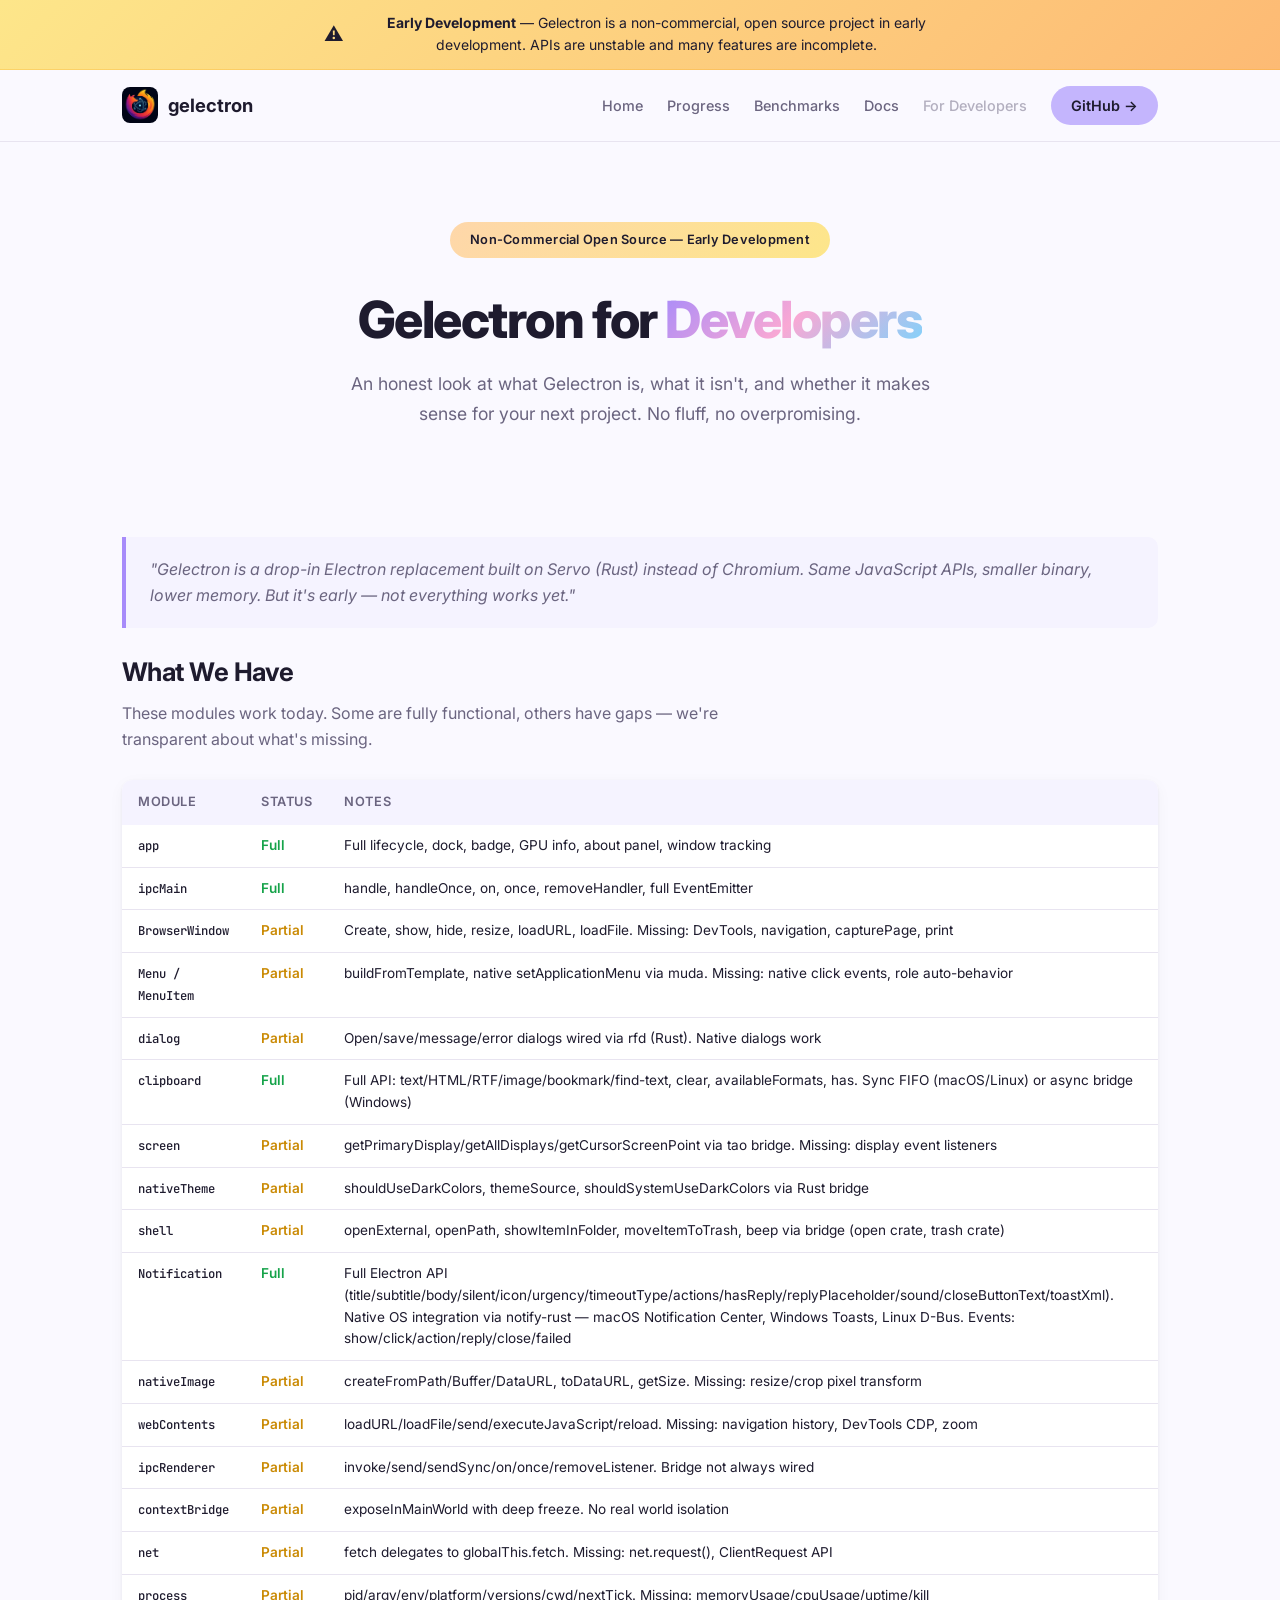
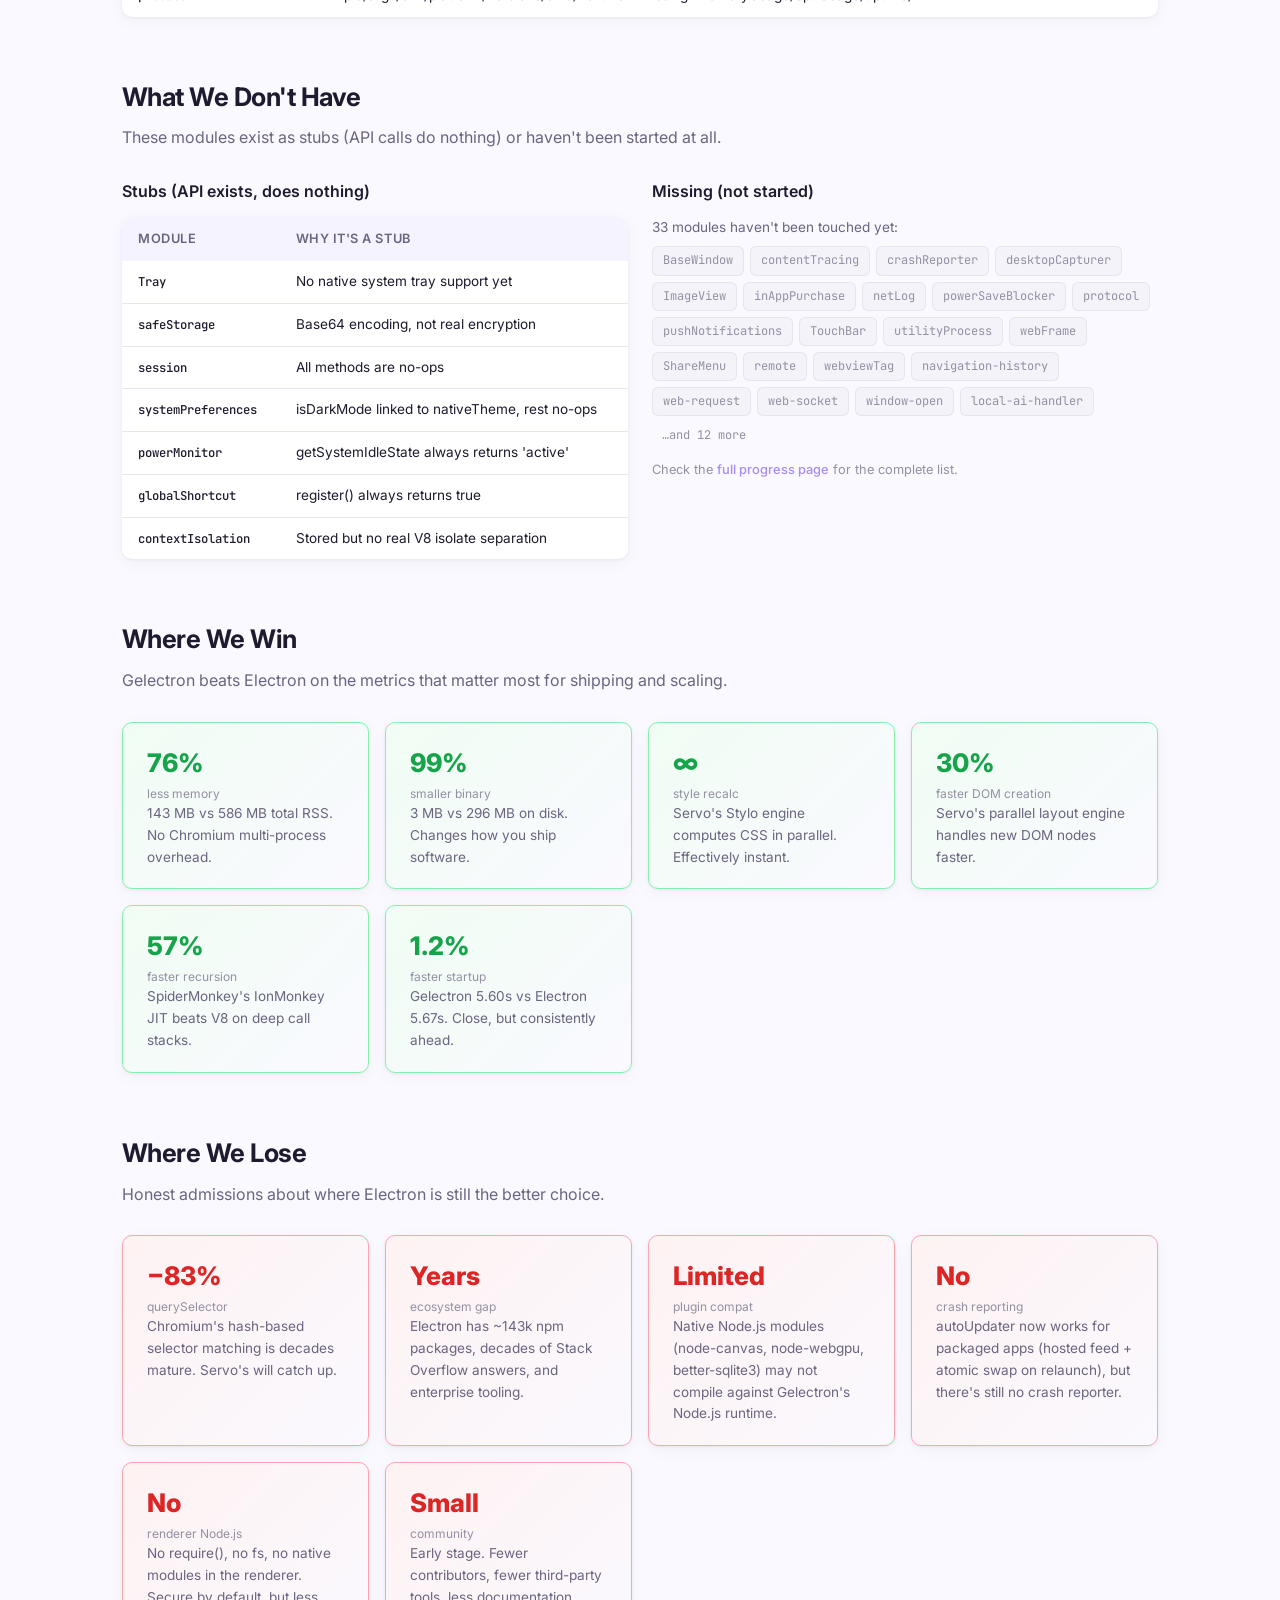
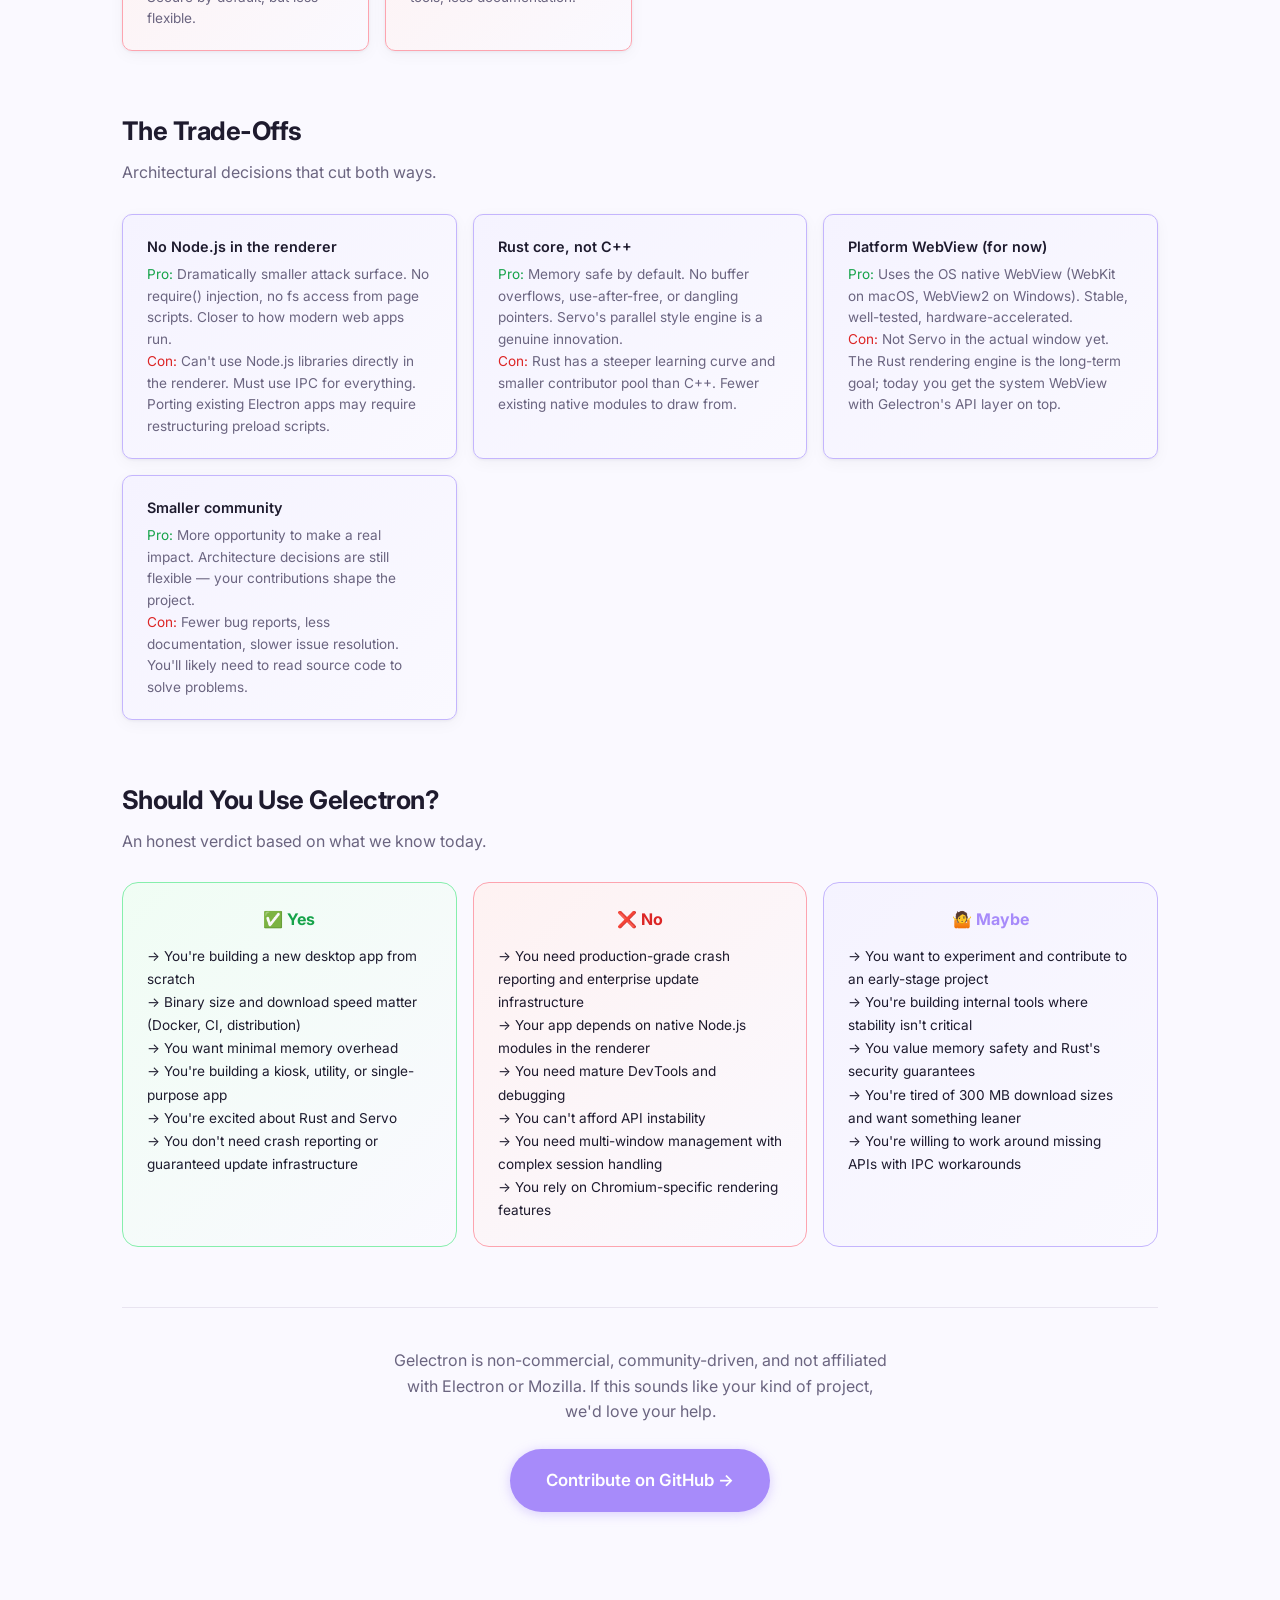
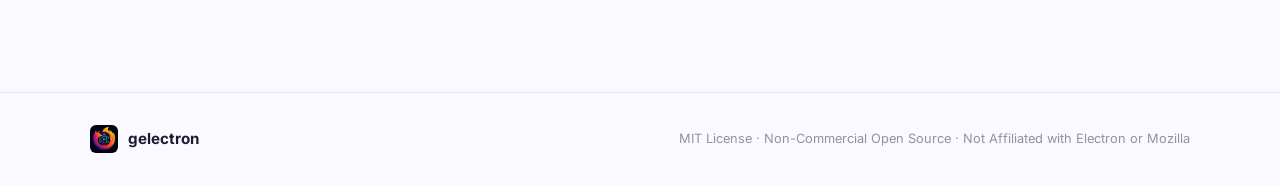
<file: for-developers.html>
<!DOCTYPE html>
<html lang="en">
<head>
  <meta charset="UTF-8">
  <meta name="viewport" content="width=device-width, initial-scale=1.0">
  <title>For Developers — Gelectron</title>
  <meta name="description" content="An honest developer sales pitch for Gelectron — what we have, what we don't, and where we win and lose.">
  <link rel="icon" type="image/png" href="logo.png">
  <link rel="stylesheet" href="style.css">
  <link rel="preconnect" href="https://fonts.googleapis.com">
  <link rel="preconnect" href="https://fonts.gstatic.com" crossorigin>
  <link href="https://fonts.googleapis.com/css2?family=Inter:wght@400;500;600;700;800&family=JetBrains+Mono:wght@400;500&display=swap" rel="stylesheet">
  <style>
    .pitch-page {
      max-width: 1100px;
      margin: 0 auto;
      padding: 0 32px 80px;
    }

    .pitch-hero {
      text-align: center;
      padding: 80px 0 60px;
    }

    .pitch-hero h1 {
      font-size: clamp(2rem, 4.5vw, 3.2rem);
      font-weight: 800;
      line-height: 1.15;
      margin-bottom: 20px;
      letter-spacing: -0.03em;
    }

    .pitch-hero p {
      font-size: 1.1rem;
      color: var(--text-muted);
      max-width: 600px;
      margin: 0 auto 24px;
      line-height: 1.7;
    }

    .pitch-badge {
      display: inline-block;
      background: linear-gradient(135deg, var(--pastel-peach), var(--pastel-yellow));
      color: var(--text);
      padding: 8px 20px;
      border-radius: 50px;
      font-size: 0.8rem;
      font-weight: 600;
      margin-bottom: 32px;
      letter-spacing: 0.02em;
    }

    .pitch-section {
      margin-bottom: 60px;
    }

    .pitch-section h2 {
      font-size: 1.6rem;
      font-weight: 700;
      margin-bottom: 8px;
      letter-spacing: -0.02em;
    }

    .pitch-section > p {
      color: var(--text-muted);
      margin-bottom: 28px;
      max-width: 650px;
    }

    .pitch-grid {
      display: grid;
      grid-template-columns: repeat(auto-fit, minmax(280px, 1fr));
      gap: 16px;
    }

    .pitch-card {
      background: var(--bg-card);
      border: 1.5px solid var(--border);
      border-radius: var(--radius-sm);
      padding: 20px 24px;
      box-shadow: var(--shadow);
      transition: all 0.2s;
    }

    .pitch-card:hover {
      transform: translateY(-2px);
      box-shadow: var(--shadow-lg);
    }

    .pitch-card h3 {
      font-size: 0.9rem;
      font-weight: 600;
      margin-bottom: 6px;
    }

    .pitch-card p {
      font-size: 0.85rem;
      color: var(--text-muted);
      line-height: 1.6;
    }

    .pitch-card code {
      font-size: 0.8rem;
    }

    .pitch-card .win {
      color: #16a34a;
    }

    .pitch-card .loss {
      color: #dc2626;
    }

    .pitch-card .neutral {
      color: var(--text-muted);
    }

    .pitch-card .stat-large {
      font-size: 1.6rem;
      font-weight: 800;
    }

    .pitch-card .stat-sub {
      font-size: 0.75rem;
      color: var(--text-light);
    }

    .pitch-card.highlight-win {
      border-color: #86efac;
      background: linear-gradient(135deg, #f0fdf4, #faf9ff);
    }

    .pitch-card.highlight-loss {
      border-color: #fda4af;
      background: linear-gradient(135deg, #fef2f2, #faf9ff);
    }

    .pitch-card.highlight-neutral {
      border-color: var(--pastel-lavender);
      background: linear-gradient(135deg, #f5f3ff, #faf9ff);
    }

    .pitch-two-col {
      display: grid;
      grid-template-columns: 1fr 1fr;
      gap: 24px;
    }

    @media (max-width: 700px) {
      .pitch-two-col {
        grid-template-columns: 1fr;
      }
    }

    .pitch-quote {
      background: #f5f3ff;
      border-left: 4px solid var(--pastel-purple);
      padding: 20px 24px;
      border-radius: 0 var(--radius-sm) var(--radius-sm) 0;
      margin: 24px 0;
    }

    .pitch-quote p {
      font-style: italic;
      color: var(--text-muted);
      margin: 0;
    }

    .pitch-table {
      width: 100%;
      border-collapse: collapse;
      font-size: 0.85rem;
      background: var(--bg-card);
      border-radius: var(--radius-sm);
      overflow: hidden;
      box-shadow: var(--shadow);
    }

    .pitch-table th {
      text-align: left;
      padding: 12px 16px;
      background: #f5f3ff;
      font-weight: 600;
      font-size: 0.8rem;
      text-transform: uppercase;
      letter-spacing: 0.04em;
      color: var(--text-muted);
    }

    .pitch-table td {
      padding: 10px 16px;
      border-bottom: 1px solid var(--border);
      vertical-align: top;
    }

    .pitch-table tr:last-child td {
      border-bottom: none;
    }

    .pitch-table .status-full {
      color: #16a34a;
      font-weight: 600;
    }

    .pitch-table .status-partial {
      color: #ca8a04;
      font-weight: 600;
    }

    .pitch-table .status-stub {
      color: #dc2626;
      font-weight: 600;
    }

    .pitch-table .status-missing {
      color: var(--text-light);
      font-weight: 600;
    }

    .pitch-verdict {
      display: grid;
      grid-template-columns: 1fr 1fr 1fr;
      gap: 16px;
      margin-top: 20px;
    }

    @media (max-width: 700px) {
      .pitch-verdict {
        grid-template-columns: 1fr;
      }
    }

    .verdict-card {
      padding: 24px;
      border-radius: var(--radius);
      text-align: center;
    }

    .verdict-card h3 {
      font-size: 1rem;
      margin-bottom: 12px;
    }

    .verdict-card ul {
      list-style: none;
      text-align: left;
      font-size: 0.85rem;
      line-height: 1.7;
    }

    .verdict-card ul li::before {
      content: "→ ";
    }

    .verdict-yes {
      background: linear-gradient(135deg, #f0fdf4, #faf9ff);
      border: 1.5px solid #86efac;
    }

    .verdict-yes h3 { color: #16a34a; }

    .verdict-no {
      background: linear-gradient(135deg, #fef2f2, #faf9ff);
      border: 1.5px solid #fda4af;
    }

    .verdict-no h3 { color: #dc2626; }

    .verdict-maybe {
      background: linear-gradient(135deg, #f5f3ff, #faf9ff);
      border: 1.5px solid var(--pastel-lavender);
    }

    .verdict-maybe h3 { color: var(--pastel-purple); }
  </style>
</head>
<body>

  <div class="warning-banner">
    <span class="warning-icon">⚠</span>
    <p><strong>Early Development</strong> — Gelectron is a non-commercial, open source project in early development. APIs are unstable and many features are incomplete.</p>
  </div>

  <nav class="navbar">
    <div class="nav-content">
      <a href="index.html" class="logo">
        <img src="logo.png" alt="Gelectron logo" class="logo-img">
        <span class="logo-text">gelectron</span>
      </a>
      <div class="nav-links">
        <a href="index.html">Home</a>
        <a href="progress.html">Progress</a>
        <a href="benchmarks.html">Benchmarks</a>
        <a href="docs.html">Docs</a>
        <a href="for-developers.html" style="opacity:0.5;pointer-events:none;">For Developers</a>
        <a href="https://github.com/mileswolfallen2/gelectron" target="_blank" rel="noopener" class="nav-cta">GitHub →</a>
      </div>
    </div>
  </nav>

  <main class="pitch-page">

    <section class="pitch-hero">
      <div class="pitch-badge">Non-Commercial Open Source — Early Development</div>
      <h1>Gelectron for <span class="gradient-text">Developers</span></h1>
      <p>An honest look at what Gelectron is, what it isn't, and whether it makes sense for your next project. No fluff, no overpromising.</p>
    </section>

    <div class="pitch-quote">
      <p>"Gelectron is a drop-in Electron replacement built on Servo (Rust) instead of Chromium. Same JavaScript APIs, smaller binary, lower memory. But it's early — not everything works yet."</p>
    </div>

    <section class="pitch-section">
      <h2>What We Have</h2>
      <p>These modules work today. Some are fully functional, others have gaps — we're transparent about what's missing.</p>

      <table class="pitch-table">
        <thead>
          <tr>
            <th>Module</th>
            <th>Status</th>
            <th>Notes</th>
          </tr>
        </thead>
        <tbody>
          <tr>
            <td><code>app</code></td>
            <td><span class="status-full">Full</span></td>
            <td>Full lifecycle, dock, badge, GPU info, about panel, window tracking</td>
          </tr>
          <tr>
            <td><code>ipcMain</code></td>
            <td><span class="status-full">Full</span></td>
            <td>handle, handleOnce, on, once, removeHandler, full EventEmitter</td>
          </tr>
          <tr>
            <td><code>BrowserWindow</code></td>
            <td><span class="status-partial">Partial</span></td>
            <td>Create, show, hide, resize, loadURL, loadFile. Missing: DevTools, navigation, capturePage, print</td>
          </tr>
          <tr>
            <td><code>Menu / MenuItem</code></td>
            <td><span class="status-partial">Partial</span></td>
            <td>buildFromTemplate, native setApplicationMenu via muda. Missing: native click events, role auto-behavior</td>
          </tr>
          <tr>
            <td><code>dialog</code></td>
            <td><span class="status-partial">Partial</span></td>
            <td>Open/save/message/error dialogs wired via rfd (Rust). Native dialogs work</td>
          </tr>
          <tr>
            <td><code>clipboard</code></td>
            <td><span class="status-full">Full</span></td>
            <td>Full API: text/HTML/RTF/image/bookmark/find-text, clear, availableFormats, has. Sync FIFO (macOS/Linux) or async bridge (Windows)</td>
          </tr>
          <tr>
            <td><code>screen</code></td>
            <td><span class="status-partial">Partial</span></td>
            <td>getPrimaryDisplay/getAllDisplays/getCursorScreenPoint via tao bridge. Missing: display event listeners</td>
          </tr>
          <tr>
            <td><code>nativeTheme</code></td>
            <td><span class="status-partial">Partial</span></td>
            <td>shouldUseDarkColors, themeSource, shouldSystemUseDarkColors via Rust bridge</td>
          </tr>
          <tr>
            <td><code>shell</code></td>
            <td><span class="status-partial">Partial</span></td>
            <td>openExternal, openPath, showItemInFolder, moveItemToTrash, beep via bridge (open crate, trash crate)</td>
          </tr>
          <tr>
            <td><code>Notification</code></td>
            <td><span class="status-full">Full</span></td>
            <td>Full Electron API (title/subtitle/body/silent/icon/urgency/timeoutType/actions/hasReply/replyPlaceholder/sound/closeButtonText/toastXml). Native OS integration via notify-rust — macOS Notification Center, Windows Toasts, Linux D-Bus. Events: show/click/action/reply/close/failed</td>
          </tr>
          <tr>
            <td><code>nativeImage</code></td>
            <td><span class="status-partial">Partial</span></td>
            <td>createFromPath/Buffer/DataURL, toDataURL, getSize. Missing: resize/crop pixel transform</td>
          </tr>
          <tr>
            <td><code>webContents</code></td>
            <td><span class="status-partial">Partial</span></td>
            <td>loadURL/loadFile/send/executeJavaScript/reload. Missing: navigation history, DevTools CDP, zoom</td>
          </tr>
          <tr>
            <td><code>ipcRenderer</code></td>
            <td><span class="status-partial">Partial</span></td>
            <td>invoke/send/sendSync/on/once/removeListener. Bridge not always wired</td>
          </tr>
          <tr>
            <td><code>contextBridge</code></td>
            <td><span class="status-partial">Partial</span></td>
            <td>exposeInMainWorld with deep freeze. No real world isolation</td>
          </tr>
          <tr>
            <td><code>net</code></td>
            <td><span class="status-partial">Partial</span></td>
            <td>fetch delegates to globalThis.fetch. Missing: net.request(), ClientRequest API</td>
          </tr>
          <tr>
            <td><code>process</code></td>
            <td><span class="status-partial">Partial</span></td>
            <td>pid/argv/env/platform/versions/cwd/nextTick. Missing: memoryUsage/cpuUsage/uptime/kill</td>
          </tr>
        </tbody>
      </table>
    </section>

    <section class="pitch-section">
      <h2>What We Don't Have</h2>
      <p>These modules exist as stubs (API calls do nothing) or haven't been started at all.</p>

      <div class="pitch-two-col">
        <div>
          <h3 style="font-size:1rem; font-weight:600; margin-bottom:12px;">Stubs (API exists, does nothing)</h3>
          <table class="pitch-table">
            <thead>
              <tr><th>Module</th><th>Why It's a Stub</th></tr>
            </thead>
            <tbody>
              <tr><td><code>Tray</code></td><td>No native system tray support yet</td></tr>
              <tr><td><code>safeStorage</code></td><td>Base64 encoding, not real encryption</td></tr>
              <tr><td><code>session</code></td><td>All methods are no-ops</td></tr>
              <tr><td><code>systemPreferences</code></td><td>isDarkMode linked to nativeTheme, rest no-ops</td></tr>
              <tr><td><code>powerMonitor</code></td><td>getSystemIdleState always returns 'active'</td></tr>
              <tr><td><code>globalShortcut</code></td><td>register() always returns true</td></tr>
              <tr><td><code>contextIsolation</code></td><td>Stored but no real V8 isolate separation</td></tr>
            </tbody>
          </table>
        </div>
        <div>
          <h3 style="font-size:1rem; font-weight:600; margin-bottom:12px;">Missing (not started)</h3>
          <p style="font-size:0.85rem;color:var(--text-muted);margin-bottom:8px;">33 modules haven't been touched yet:</p>
          <div style="display:flex;flex-wrap:wrap;gap:6px;">
            <span style="font-family:'JetBrains Mono',monospace;font-size:0.75rem;padding:4px 10px;background:rgba(148,144,163,0.06);border:1px solid rgba(148,144,163,0.15);border-radius:6px;color:var(--text-light);">BaseWindow</span>
            <span style="font-family:'JetBrains Mono',monospace;font-size:0.75rem;padding:4px 10px;background:rgba(148,144,163,0.06);border:1px solid rgba(148,144,163,0.15);border-radius:6px;color:var(--text-light);">contentTracing</span>
            <span style="font-family:'JetBrains Mono',monospace;font-size:0.75rem;padding:4px 10px;background:rgba(148,144,163,0.06);border:1px solid rgba(148,144,163,0.15);border-radius:6px;color:var(--text-light);">crashReporter</span>
            <span style="font-family:'JetBrains Mono',monospace;font-size:0.75rem;padding:4px 10px;background:rgba(148,144,163,0.06);border:1px solid rgba(148,144,163,0.15);border-radius:6px;color:var(--text-light);">desktopCapturer</span>
            <span style="font-family:'JetBrains Mono',monospace;font-size:0.75rem;padding:4px 10px;background:rgba(148,144,163,0.06);border:1px solid rgba(148,144,163,0.15);border-radius:6px;color:var(--text-light);">ImageView</span>
            <span style="font-family:'JetBrains Mono',monospace;font-size:0.75rem;padding:4px 10px;background:rgba(148,144,163,0.06);border:1px solid rgba(148,144,163,0.15);border-radius:6px;color:var(--text-light);">inAppPurchase</span>
            <span style="font-family:'JetBrains Mono',monospace;font-size:0.75rem;padding:4px 10px;background:rgba(148,144,163,0.06);border:1px solid rgba(148,144,163,0.15);border-radius:6px;color:var(--text-light);">netLog</span>
            <span style="font-family:'JetBrains Mono',monospace;font-size:0.75rem;padding:4px 10px;background:rgba(148,144,163,0.06);border:1px solid rgba(148,144,163,0.15);border-radius:6px;color:var(--text-light);">powerSaveBlocker</span>
            <span style="font-family:'JetBrains Mono',monospace;font-size:0.75rem;padding:4px 10px;background:rgba(148,144,163,0.06);border:1px solid rgba(148,144,163,0.15);border-radius:6px;color:var(--text-light);">protocol</span>
            <span style="font-family:'JetBrains Mono',monospace;font-size:0.75rem;padding:4px 10px;background:rgba(148,144,163,0.06);border:1px solid rgba(148,144,163,0.15);border-radius:6px;color:var(--text-light);">pushNotifications</span>
            <span style="font-family:'JetBrains Mono',monospace;font-size:0.75rem;padding:4px 10px;background:rgba(148,144,163,0.06);border:1px solid rgba(148,144,163,0.15);border-radius:6px;color:var(--text-light);">TouchBar</span>
            <span style="font-family:'JetBrains Mono',monospace;font-size:0.75rem;padding:4px 10px;background:rgba(148,144,163,0.06);border:1px solid rgba(148,144,163,0.15);border-radius:6px;color:var(--text-light);">utilityProcess</span>
            <span style="font-family:'JetBrains Mono',monospace;font-size:0.75rem;padding:4px 10px;background:rgba(148,144,163,0.06);border:1px solid rgba(148,144,163,0.15);border-radius:6px;color:var(--text-light);">webFrame</span>
            <span style="font-family:'JetBrains Mono',monospace;font-size:0.75rem;padding:4px 10px;background:rgba(148,144,163,0.06);border:1px solid rgba(148,144,163,0.15);border-radius:6px;color:var(--text-light);">ShareMenu</span>
            <span style="font-family:'JetBrains Mono',monospace;font-size:0.75rem;padding:4px 10px;background:rgba(148,144,163,0.06);border:1px solid rgba(148,144,163,0.15);border-radius:6px;color:var(--text-light);">remote</span>
            <span style="font-family:'JetBrains Mono',monospace;font-size:0.75rem;padding:4px 10px;background:rgba(148,144,163,0.06);border:1px solid rgba(148,144,163,0.15);border-radius:6px;color:var(--text-light);">webviewTag</span>
            <span style="font-family:'JetBrains Mono',monospace;font-size:0.75rem;padding:4px 10px;background:rgba(148,144,163,0.06);border:1px solid rgba(148,144,163,0.15);border-radius:6px;color:var(--text-light);">navigation-history</span>
            <span style="font-family:'JetBrains Mono',monospace;font-size:0.75rem;padding:4px 10px;background:rgba(148,144,163,0.06);border:1px solid rgba(148,144,163,0.15);border-radius:6px;color:var(--text-light);">web-request</span>
            <span style="font-family:'JetBrains Mono',monospace;font-size:0.75rem;padding:4px 10px;background:rgba(148,144,163,0.06);border:1px solid rgba(148,144,163,0.15);border-radius:6px;color:var(--text-light);">web-socket</span>
            <span style="font-family:'JetBrains Mono',monospace;font-size:0.75rem;padding:4px 10px;background:rgba(148,144,163,0.06);border:1px solid rgba(148,144,163,0.15);border-radius:6px;color:var(--text-light);">window-open</span>
            <span style="font-family:'JetBrains Mono',monospace;font-size:0.75rem;padding:4px 10px;background:rgba(148,144,163,0.06);border:1px solid rgba(148,144,163,0.15);border-radius:6px;color:var(--text-light);">local-ai-handler</span>
            <span style="font-family:'JetBrains Mono',monospace;font-size:0.75rem;padding:4px 10px;border-radius:6px;color:var(--text-light);">…and 12 more</span>
          </div>
          <p style="font-size:0.8rem;color:var(--text-light);margin-top:10px;">Check the <a href="progress.html" style="color:var(--pastel-purple);font-weight:500;">full progress page</a> for the complete list.</p>
        </div>
      </div>
    </section>

    <section class="pitch-section">
      <h2>Where We Win</h2>
      <p>Gelectron beats Electron on the metrics that matter most for shipping and scaling.</p>

      <div class="pitch-grid" style="grid-template-columns:repeat(auto-fit,minmax(240px,1fr));">
        <div class="pitch-card highlight-win">
          <div class="stat-large win">76%</div>
          <div class="stat-sub">less memory</div>
          <p>143 MB vs 586 MB total RSS. No Chromium multi-process overhead.</p>
        </div>
        <div class="pitch-card highlight-win">
          <div class="stat-large win">99%</div>
          <div class="stat-sub">smaller binary</div>
          <p>3 MB vs 296 MB on disk. Changes how you ship software.</p>
        </div>
        <div class="pitch-card highlight-win">
          <div class="stat-large win">∞</div>
          <div class="stat-sub">style recalc</div>
          <p>Servo's Stylo engine computes CSS in parallel. Effectively instant.</p>
        </div>
        <div class="pitch-card highlight-win">
          <div class="stat-large win">30%</div>
          <div class="stat-sub">faster DOM creation</div>
          <p>Servo's parallel layout engine handles new DOM nodes faster.</p>
        </div>
        <div class="pitch-card highlight-win">
          <div class="stat-large win">57%</div>
          <div class="stat-sub">faster recursion</div>
          <p>SpiderMonkey's IonMonkey JIT beats V8 on deep call stacks.</p>
        </div>
        <div class="pitch-card highlight-win">
          <div class="stat-large win">1.2%</div>
          <div class="stat-sub">faster startup</div>
          <p>Gelectron 5.60s vs Electron 5.67s. Close, but consistently ahead.</p>
        </div>
      </div>
    </section>

    <section class="pitch-section">
      <h2>Where We Lose</h2>
      <p>Honest admissions about where Electron is still the better choice.</p>

      <div class="pitch-grid" style="grid-template-columns:repeat(auto-fit,minmax(240px,1fr));">
        <div class="pitch-card highlight-loss">
          <div class="stat-large loss">−83%</div>
          <div class="stat-sub">querySelector</div>
          <p>Chromium's hash-based selector matching is decades mature. Servo's will catch up.</p>
        </div>
        <div class="pitch-card highlight-loss">
          <div class="stat-large loss">Years</div>
          <div class="stat-sub">ecosystem gap</div>
          <p>Electron has ~143k npm packages, decades of Stack Overflow answers, and enterprise tooling.</p>
        </div>
        <div class="pitch-card highlight-loss">
          <div class="stat-large loss">Limited</div>
          <div class="stat-sub">plugin compat</div>
          <p>Native Node.js modules (node-canvas, node-webgpu, better-sqlite3) may not compile against Gelectron's Node.js runtime.</p>
        </div>
        <div class="pitch-card highlight-loss">
          <div class="stat-large loss">No</div>
          <div class="stat-sub">crash reporting</div>
          <p>autoUpdater now works for packaged apps (hosted feed + atomic swap on relaunch), but there's still no crash reporter.</p>
        </div>
        <div class="pitch-card highlight-loss">
          <div class="stat-large loss">No</div>
          <div class="stat-sub">renderer Node.js</div>
          <p>No require(), no fs, no native modules in the renderer. Secure by default, but less flexible.</p>
        </div>
        <div class="pitch-card highlight-loss">
          <div class="stat-large loss">Small</div>
          <div class="stat-sub">community</div>
          <p>Early stage. Fewer contributors, fewer third-party tools, less documentation.</p>
        </div>
      </div>
    </section>

    <section class="pitch-section">
      <h2>The Trade-Offs</h2>
      <p>Architectural decisions that cut both ways.</p>

      <div class="pitch-grid" style="grid-template-columns:repeat(auto-fit,minmax(300px,1fr));">
        <div class="pitch-card highlight-neutral">
          <h3>No Node.js in the renderer</h3>
          <p><span class="win">Pro:</span> Dramatically smaller attack surface. No require() injection, no fs access from page scripts. Closer to how modern web apps run.</p>
          <p><span class="loss">Con:</span> Can't use Node.js libraries directly in the renderer. Must use IPC for everything. Porting existing Electron apps may require restructuring preload scripts.</p>
        </div>
        <div class="pitch-card highlight-neutral">
          <h3>Rust core, not C++</h3>
          <p><span class="win">Pro:</span> Memory safe by default. No buffer overflows, use-after-free, or dangling pointers. Servo's parallel style engine is a genuine innovation.</p>
          <p><span class="loss">Con:</span> Rust has a steeper learning curve and smaller contributor pool than C++. Fewer existing native modules to draw from.</p>
        </div>
        <div class="pitch-card highlight-neutral">
          <h3>Platform WebView (for now)</h3>
          <p><span class="win">Pro:</span> Uses the OS native WebView (WebKit on macOS, WebView2 on Windows). Stable, well-tested, hardware-accelerated.</p>
          <p><span class="loss">Con:</span> Not Servo in the actual window yet. The Rust rendering engine is the long-term goal; today you get the system WebView with Gelectron's API layer on top.</p>
        </div>
        <div class="pitch-card highlight-neutral">
          <h3>Smaller community</h3>
          <p><span class="win">Pro:</span> More opportunity to make a real impact. Architecture decisions are still flexible — your contributions shape the project.</p>
          <p><span class="loss">Con:</span> Fewer bug reports, less documentation, slower issue resolution. You'll likely need to read source code to solve problems.</p>
        </div>
      </div>
    </section>

    <section class="pitch-section">
      <h2>Should You Use Gelectron?</h2>
      <p>An honest verdict based on what we know today.</p>

      <div class="pitch-verdict">
        <div class="verdict-card verdict-yes">
          <h3>✅ Yes</h3>
          <ul>
            <li>You're building a new desktop app from scratch</li>
            <li>Binary size and download speed matter (Docker, CI, distribution)</li>
            <li>You want minimal memory overhead</li>
            <li>You're building a kiosk, utility, or single-purpose app</li>
            <li>You're excited about Rust and Servo</li>
            <li>You don't need crash reporting or guaranteed update infrastructure</li>
          </ul>
        </div>
        <div class="verdict-card verdict-no">
          <h3>❌ No</h3>
          <ul>
            <li>You need production-grade crash reporting and enterprise update infrastructure</li>
            <li>Your app depends on native Node.js modules in the renderer</li>
            <li>You need mature DevTools and debugging</li>
            <li>You can't afford API instability</li>
            <li>You need multi-window management with complex session handling</li>
            <li>You rely on Chromium-specific rendering features</li>
          </ul>
        </div>
        <div class="verdict-card verdict-maybe">
          <h3>🤷 Maybe</h3>
          <ul>
            <li>You want to experiment and contribute to an early-stage project</li>
            <li>You're building internal tools where stability isn't critical</li>
            <li>You value memory safety and Rust's security guarantees</li>
            <li>You're tired of 300 MB download sizes and want something leaner</li>
            <li>You're willing to work around missing APIs with IPC workarounds</li>
          </ul>
        </div>
      </div>
    </section>

    <section class="pitch-section" style="text-align:center;padding:40px 0;border-top:1px solid var(--border);">
      <p style="color:var(--text-muted);max-width:500px;margin:0 auto 24px;">Gelectron is non-commercial, community-driven, and not affiliated with Electron or Mozilla. If this sounds like your kind of project, we'd love your help.</p>
      <a href="https://github.com/mileswolfallen2/gelectron" target="_blank" rel="noopener" class="btn btn-primary btn-large">Contribute on GitHub →</a>
    </section>

  </main>

  <footer>
    <div class="footer-content">
      <div class="footer-left">
        <img src="logo.png" alt="Gelectron" class="footer-logo-img">
        <span>gelectron</span>
      </div>
      <div class="footer-right">
        <p>MIT License &middot; Non-Commercial Open Source &middot; Not Affiliated with Electron or Mozilla</p>
      </div>
    </div>
  </footer>

</body>
</html>
</file>
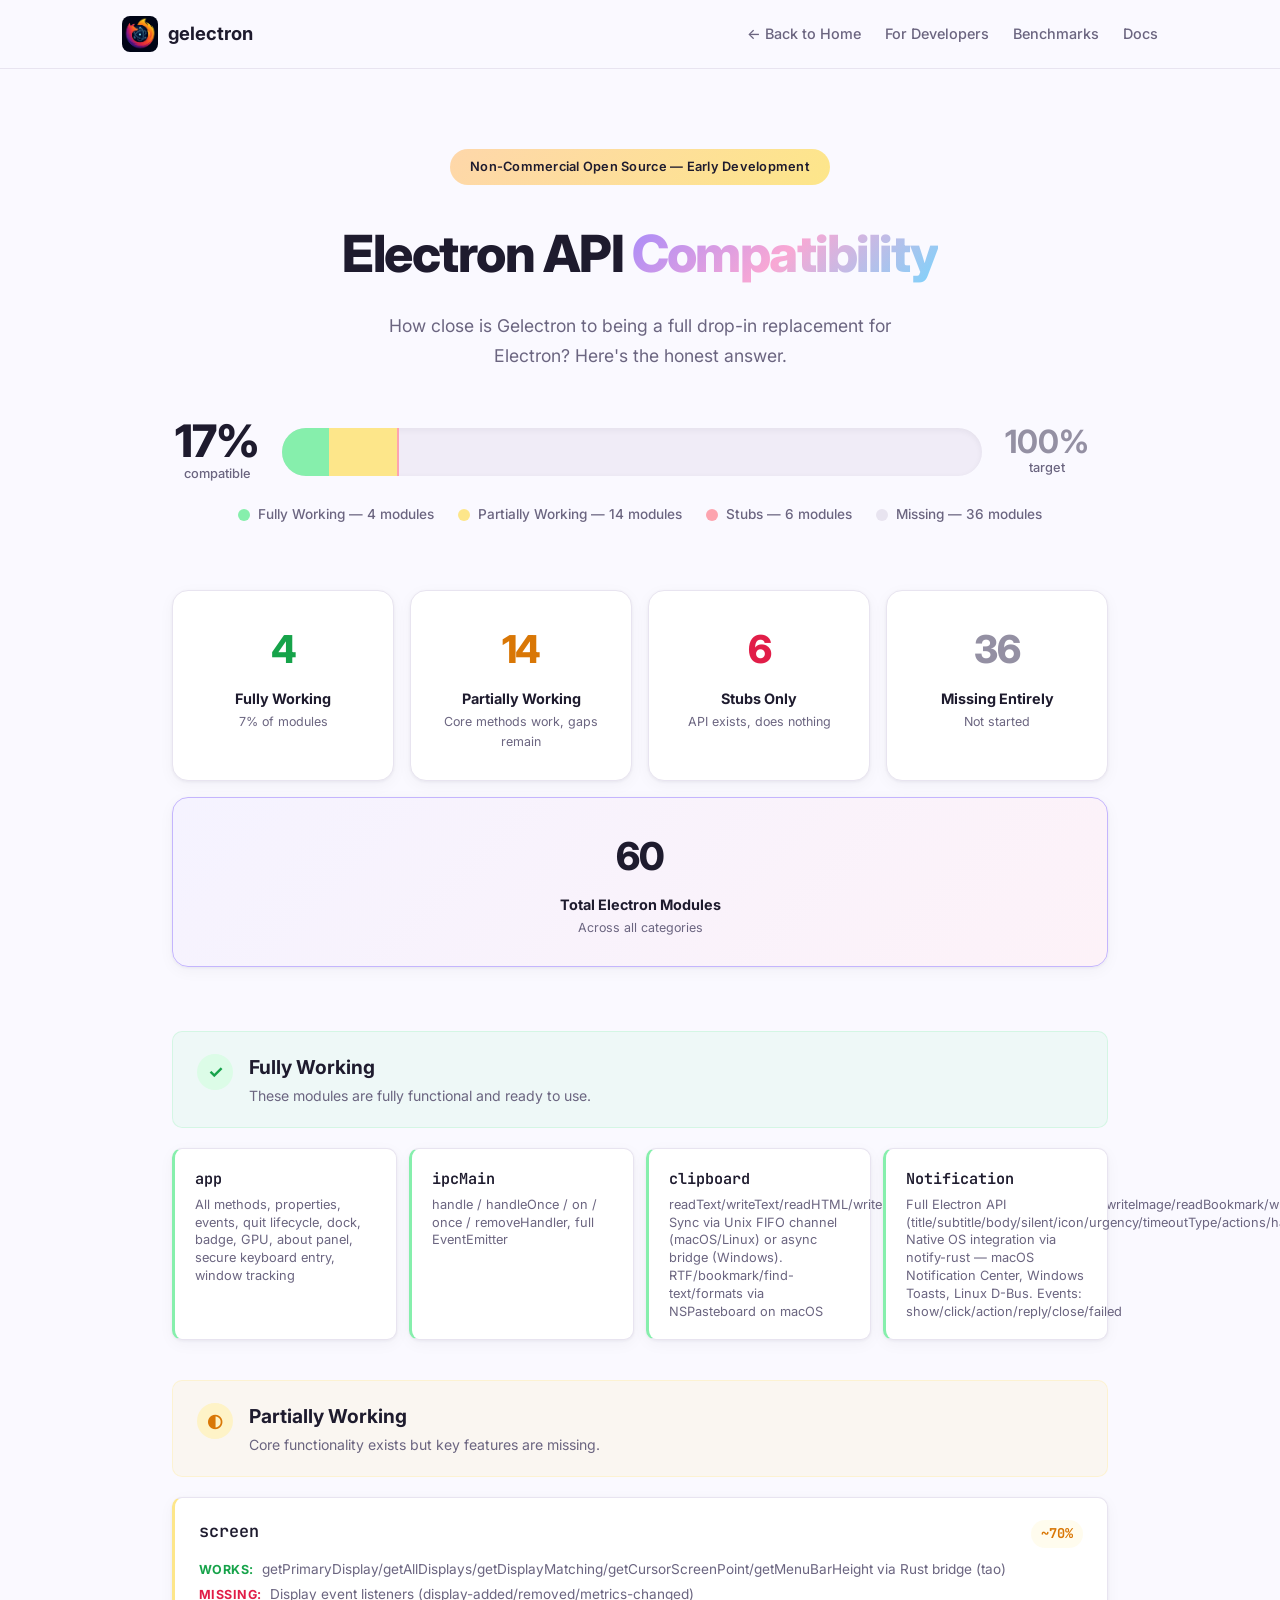
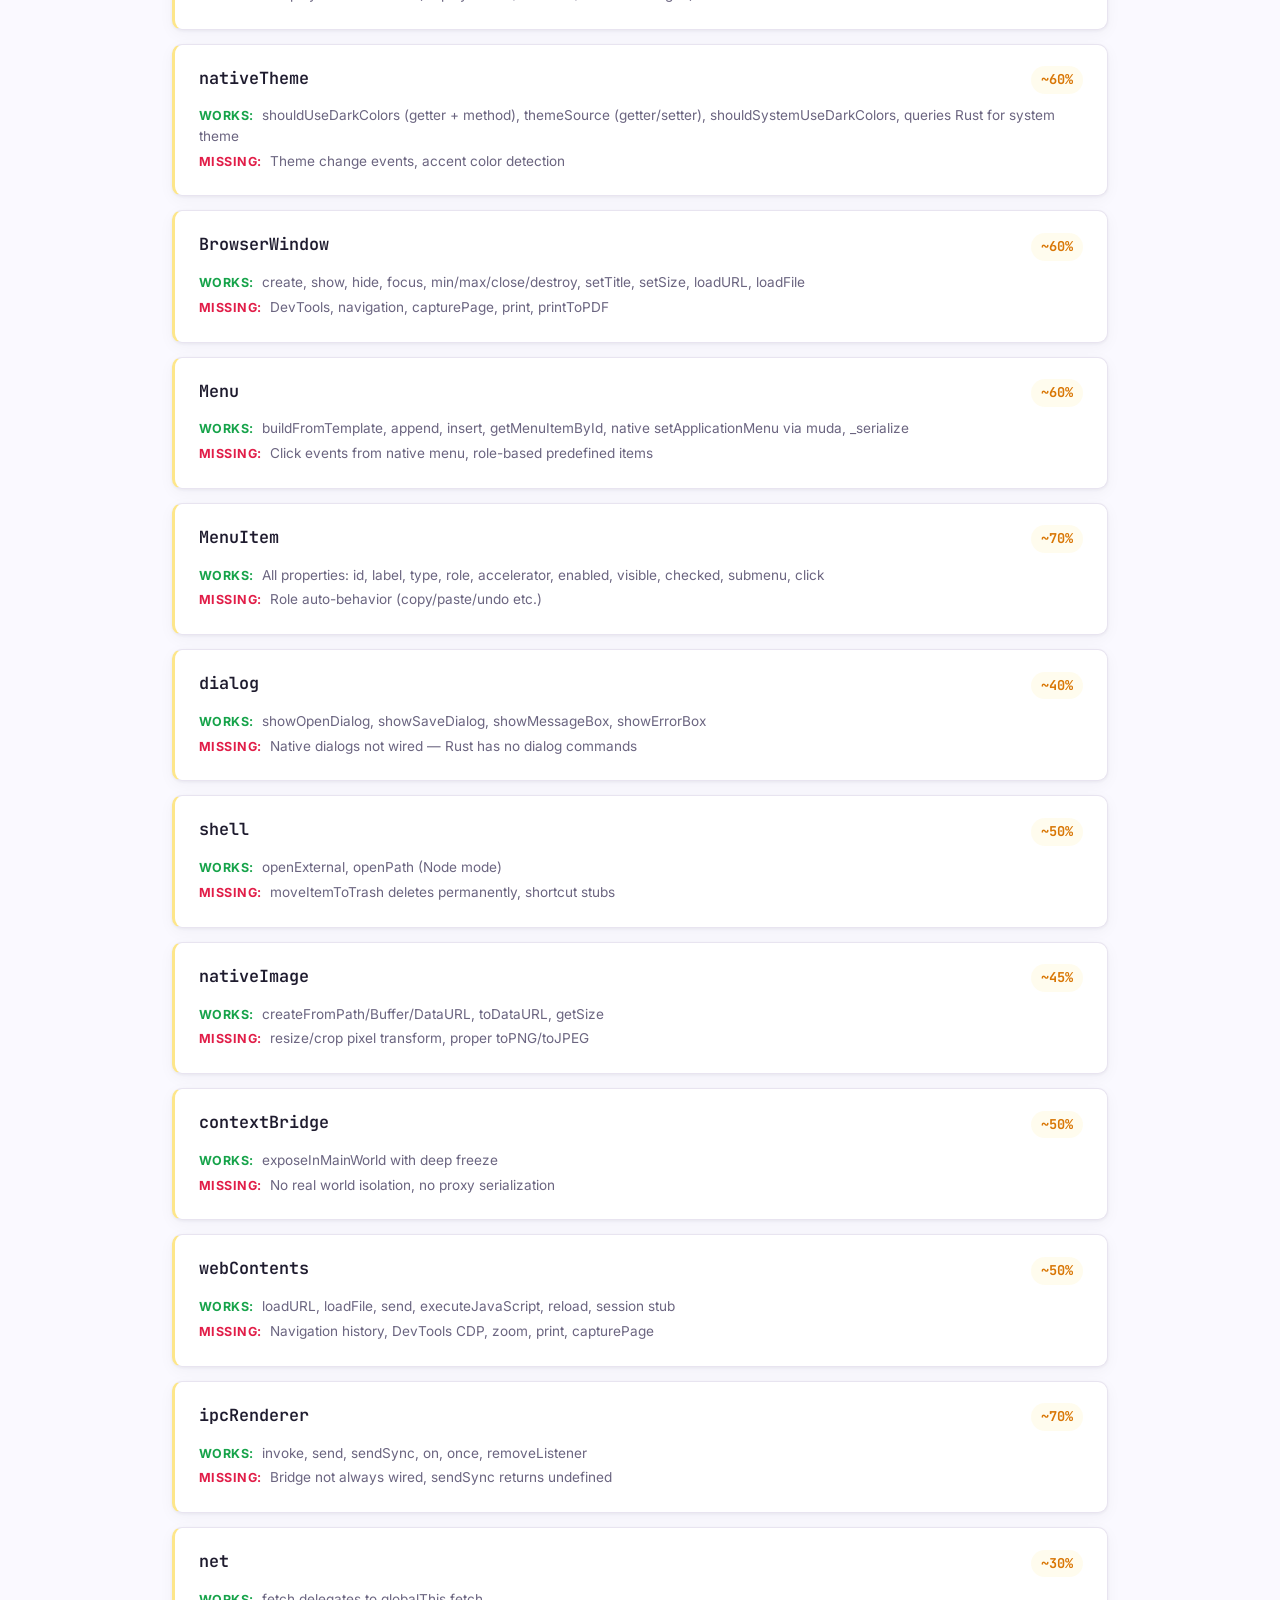
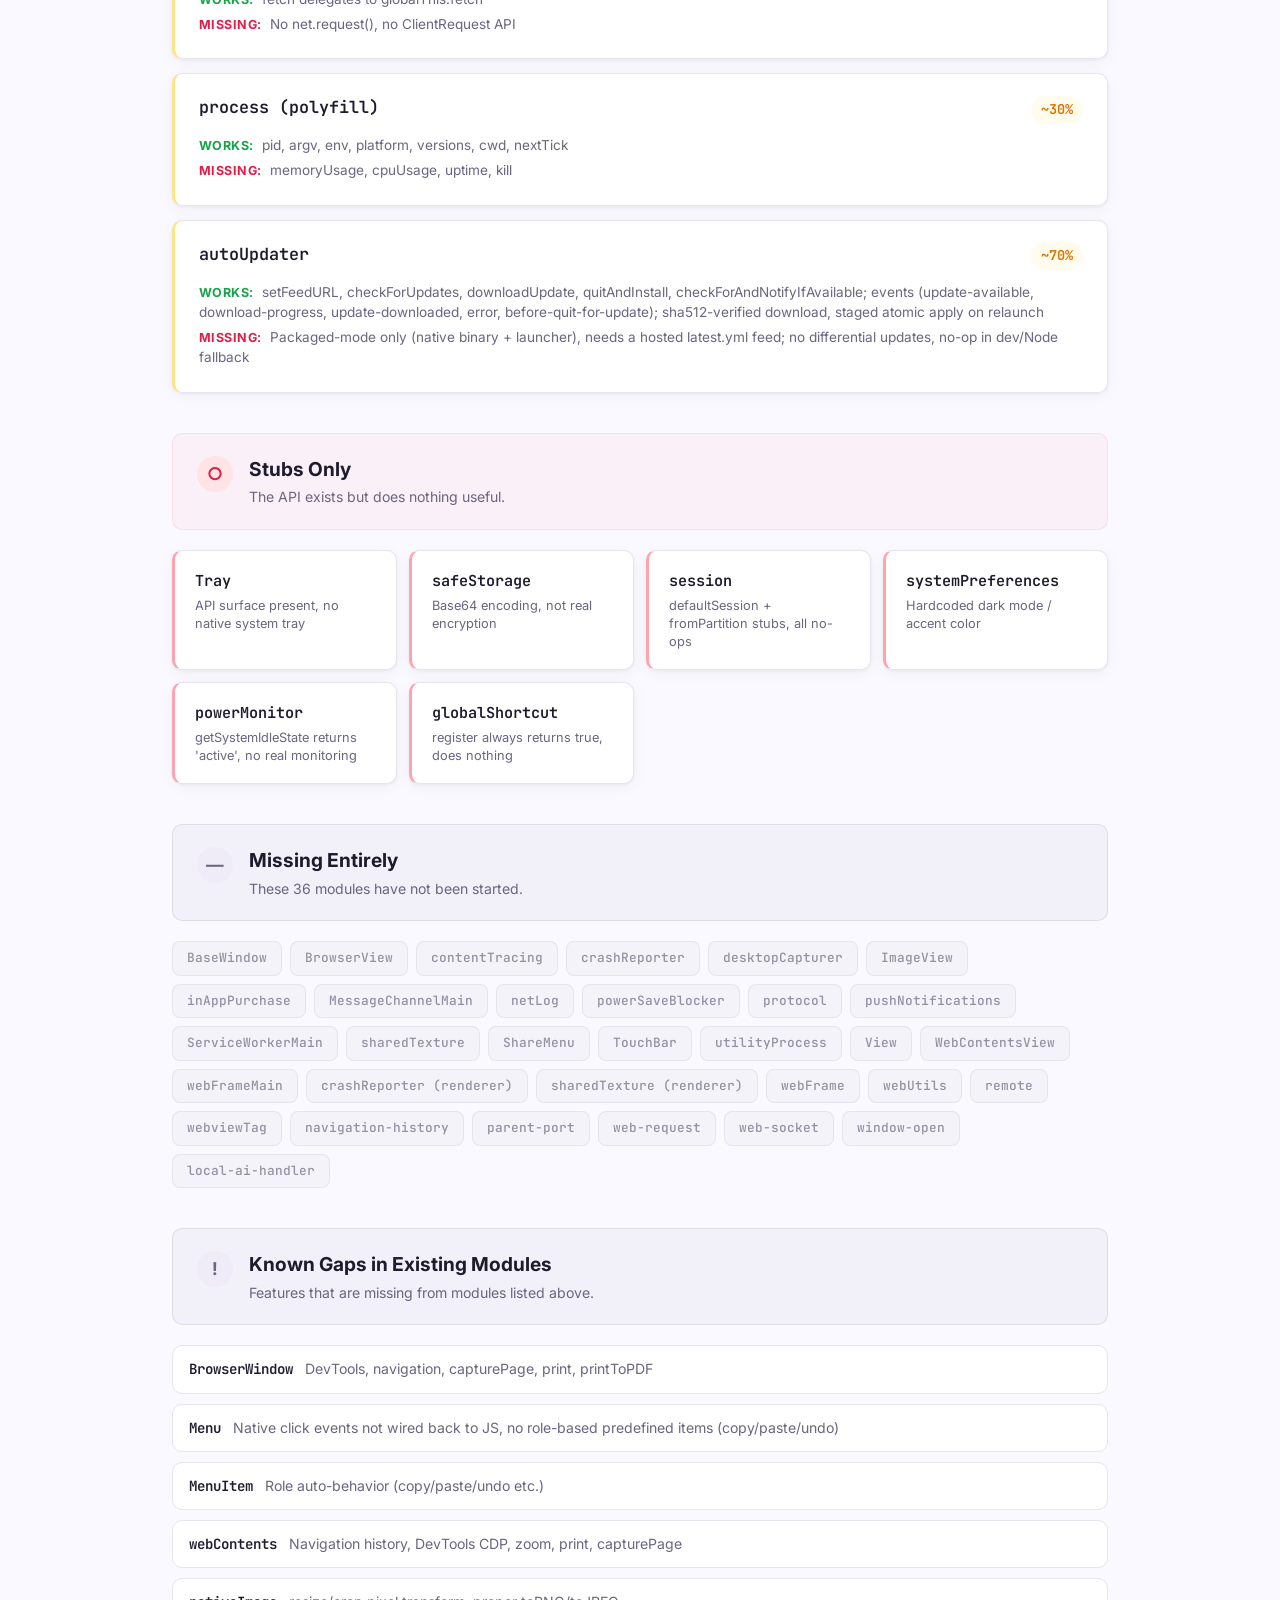
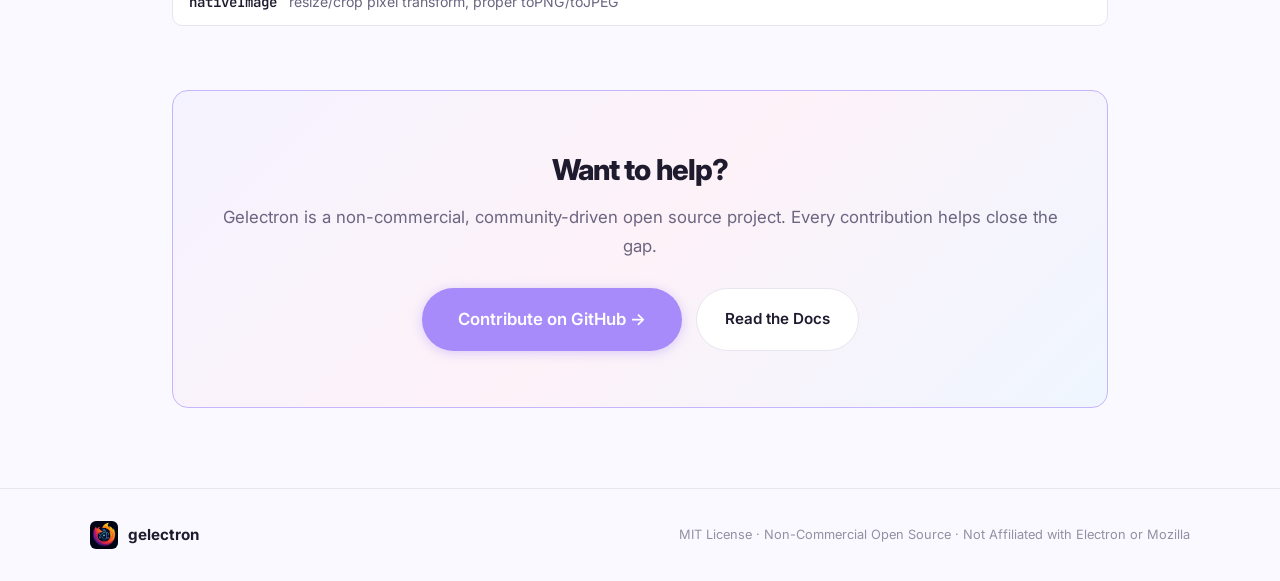
<file: progress.html>
<!DOCTYPE html>
<html lang="en">
<head>
  <meta charset="UTF-8">
  <meta name="viewport" content="width=device-width, initial-scale=1.0">
  <title>Progress — Gelectron</title>
  <meta name="description" content="Track Gelectron's progress toward full Electron API compatibility.">
  <link rel="icon" type="image/png" href="logo.png">
  <link rel="stylesheet" href="style.css">
  <link rel="stylesheet" href="progress.css">
  <link rel="preconnect" href="https://fonts.googleapis.com">
  <link rel="preconnect" href="https://fonts.gstatic.com" crossorigin>
  <link href="https://fonts.googleapis.com/css2?family=Inter:wght@400;500;600;700;800&family=JetBrains+Mono:wght@400;500&display=swap" rel="stylesheet">
</head>
<body>

  <nav class="navbar">
    <div class="nav-content">
      <a href="index.html" class="logo">
        <img src="logo.png" alt="Gelectron logo" class="logo-img">
        <span class="logo-text">gelectron</span>
      </a>
      <div class="nav-links">
        <a href="index.html">← Back to Home</a>
        <a href="for-developers.html">For Developers</a>
        <a href="benchmarks.html">Benchmarks</a>
        <a href="docs.html">Docs</a>
      </div>
    </div>
  </nav>

  <main class="progress-page">

    <section class="progress-hero">
      <div class="progress-badge">Non-Commercial Open Source — Early Development</div>
      <h1>Electron API <span class="gradient-text">Compatibility</span></h1>
      <p class="progress-hero-sub">How close is Gelectron to being a full drop-in replacement for Electron? Here's the honest answer.</p>
    </section>

    <section class="progress-giant">
      <div class="giant-bar-container">
        <div class="giant-bar-label-left">
          <span class="giant-pct" id="giant-pct">0%</span>
          <span class="giant-label">compatible</span>
        </div>
        <div class="giant-bar-track" id="giant-bar">
          <div class="giant-bar-segment fully" id="seg-fully"></div>
          <div class="giant-bar-segment partial" id="seg-partial"></div>
          <div class="giant-bar-segment stub" id="seg-stub"></div>
        </div>
        <div class="giant-bar-label-right">
          <span class="giant-target">100%</span>
          <span class="giant-label">target</span>
        </div>
      </div>
      <div class="giant-bar-legend">
        <span class="legend-item"><span class="legend-dot fully"></span> Fully Working — 4 modules</span>
        <span class="legend-item"><span class="legend-dot partial"></span> Partially Working — 14 modules</span>
        <span class="legend-item"><span class="legend-dot stub"></span> Stubs — 6 modules</span>
        <span class="legend-item"><span class="legend-dot missing"></span> Missing — 36 modules</span>
      </div>
    </section>

    <section class="progress-stats">
      <div class="stats-grid">
        <div class="stat-card">
          <div class="stat-number fully">4</div>
          <div class="stat-label">Fully Working</div>
          <div class="stat-sub">7% of modules</div>
        </div>
        <div class="stat-card">
          <div class="stat-number partial">14</div>
          <div class="stat-label">Partially Working</div>
          <div class="stat-sub">Core methods work, gaps remain</div>
        </div>
        <div class="stat-card">
          <div class="stat-number stub">6</div>
          <div class="stat-label">Stubs Only</div>
          <div class="stat-sub">API exists, does nothing</div>
        </div>
        <div class="stat-card">
          <div class="stat-number missing">36</div>
          <div class="stat-label">Missing Entirely</div>
          <div class="stat-sub">Not started</div>
        </div>
        <div class="stat-card total">
          <div class="stat-number">60</div>
          <div class="stat-label">Total Electron Modules</div>
          <div class="stat-sub">Across all categories</div>
        </div>
      </div>
    </section>

    <section class="progress-breakdown">

      <div class="breakdown-section">
        <div class="breakdown-header fully">
          <div class="breakdown-icon">✓</div>
          <div>
            <h2>Fully Working</h2>
            <p>These modules are fully functional and ready to use.</p>
          </div>
        </div>
        <div class="module-grid">
          <div class="module-card fully">
            <div class="module-name">app</div>
            <div class="module-status">All methods, properties, events, quit lifecycle, dock, badge, GPU, about panel, secure keyboard entry, window tracking</div>
          </div>
          <div class="module-card fully">
            <div class="module-name">ipcMain</div>
            <div class="module-status">handle / handleOnce / on / once / removeHandler, full EventEmitter</div>
          </div>
          <div class="module-card fully">
            <div class="module-name">clipboard</div>
            <div class="module-status">readText/writeText/readHTML/writeHTML/readRTF/writeRTF/readImage/writeImage/readBookmark/writeBookmark/readFindText/writeFindText/clear/availableFormats/has. Sync via Unix FIFO channel (macOS/Linux) or async bridge (Windows). RTF/bookmark/find-text/formats via NSPasteboard on macOS</div>
          </div>
          <div class="module-card fully">
            <div class="module-name">Notification</div>
            <div class="module-status">Full Electron API (title/subtitle/body/silent/icon/urgency/timeoutType/actions/hasReply/replyPlaceholder/sound/closeButtonText/toastXml). Native OS integration via notify-rust — macOS Notification Center, Windows Toasts, Linux D-Bus. Events: show/click/action/reply/close/failed</div>
          </div>
        </div>
      </div>

      <div class="breakdown-section">
        <div class="breakdown-header partial">
          <div class="breakdown-icon">◐</div>
          <div>
            <h2>Partially Working</h2>
            <p>Core functionality exists but key features are missing.</p>
          </div>
        </div>
        <div class="module-list">
          <div class="module-detail-card partial">
            <div class="module-detail-header">
              <div class="module-name">screen</div>
              <div class="module-pct">~70%</div>
            </div>
            <div class="module-works">
              <span class="works-label">Works:</span>
              getPrimaryDisplay/getAllDisplays/getDisplayMatching/getCursorScreenPoint/getMenuBarHeight via Rust bridge (tao)
            </div>
            <div class="module-missing">
              <span class="missing-label">Missing:</span>
              Display event listeners (display-added/removed/metrics-changed)
            </div>
          </div>
          <div class="module-detail-card partial">
            <div class="module-detail-header">
              <div class="module-name">nativeTheme</div>
              <div class="module-pct">~60%</div>
            </div>
            <div class="module-works">
              <span class="works-label">Works:</span>
              shouldUseDarkColors (getter + method), themeSource (getter/setter), shouldSystemUseDarkColors, queries Rust for system theme
            </div>
            <div class="module-missing">
              <span class="missing-label">Missing:</span>
              Theme change events, accent color detection
            </div>
          </div>
          <div class="module-detail-card partial">
            <div class="module-detail-header">
              <div class="module-name">BrowserWindow</div>
              <div class="module-pct">~60%</div>
            </div>
            <div class="module-works">
              <span class="works-label">Works:</span>
              create, show, hide, focus, min/max/close/destroy, setTitle, setSize, loadURL, loadFile
            </div>
            <div class="module-missing">
              <span class="missing-label">Missing:</span>
              DevTools, navigation, capturePage, print, printToPDF
            </div>
          </div>
          <div class="module-detail-card partial">
            <div class="module-detail-header">
              <div class="module-name">Menu</div>
              <div class="module-pct">~60%</div>
            </div>
            <div class="module-works">
              <span class="works-label">Works:</span>
              buildFromTemplate, append, insert, getMenuItemById, native setApplicationMenu via muda, _serialize
            </div>
            <div class="module-missing">
              <span class="missing-label">Missing:</span>
              Click events from native menu, role-based predefined items
            </div>
          </div>
          <div class="module-detail-card partial">
            <div class="module-detail-header">
              <div class="module-name">MenuItem</div>
              <div class="module-pct">~70%</div>
            </div>
            <div class="module-works">
              <span class="works-label">Works:</span>
              All properties: id, label, type, role, accelerator, enabled, visible, checked, submenu, click
            </div>
            <div class="module-missing">
              <span class="missing-label">Missing:</span>
              Role auto-behavior (copy/paste/undo etc.)
            </div>
          </div>
          <div class="module-detail-card partial">
            <div class="module-detail-header">
              <div class="module-name">dialog</div>
              <div class="module-pct">~40%</div>
            </div>
            <div class="module-works">
              <span class="works-label">Works:</span>
              showOpenDialog, showSaveDialog, showMessageBox, showErrorBox
            </div>
            <div class="module-missing">
              <span class="missing-label">Missing:</span>
              Native dialogs not wired — Rust has no dialog commands
            </div>
          </div>
          <div class="module-detail-card partial">
            <div class="module-detail-header">
              <div class="module-name">shell</div>
              <div class="module-pct">~50%</div>
            </div>
            <div class="module-works">
              <span class="works-label">Works:</span>
              openExternal, openPath (Node mode)
            </div>
            <div class="module-missing">
              <span class="missing-label">Missing:</span>
              moveItemToTrash deletes permanently, shortcut stubs
            </div>
          </div>
          <div class="module-detail-card partial">
            <div class="module-detail-header">
              <div class="module-name">nativeImage</div>
              <div class="module-pct">~45%</div>
            </div>
            <div class="module-works">
              <span class="works-label">Works:</span>
              createFromPath/Buffer/DataURL, toDataURL, getSize
            </div>
            <div class="module-missing">
              <span class="missing-label">Missing:</span>
              resize/crop pixel transform, proper toPNG/toJPEG
            </div>
          </div>
          <div class="module-detail-card partial">
            <div class="module-detail-header">
              <div class="module-name">contextBridge</div>
              <div class="module-pct">~50%</div>
            </div>
            <div class="module-works">
              <span class="works-label">Works:</span>
              exposeInMainWorld with deep freeze
            </div>
            <div class="module-missing">
              <span class="missing-label">Missing:</span>
              No real world isolation, no proxy serialization
            </div>
          </div>
          <div class="module-detail-card partial">
            <div class="module-detail-header">
              <div class="module-name">webContents</div>
              <div class="module-pct">~50%</div>
            </div>
            <div class="module-works">
              <span class="works-label">Works:</span>
              loadURL, loadFile, send, executeJavaScript, reload, session stub
            </div>
            <div class="module-missing">
              <span class="missing-label">Missing:</span>
              Navigation history, DevTools CDP, zoom, print, capturePage
            </div>
          </div>
          <div class="module-detail-card partial">
            <div class="module-detail-header">
              <div class="module-name">ipcRenderer</div>
              <div class="module-pct">~70%</div>
            </div>
            <div class="module-works">
              <span class="works-label">Works:</span>
              invoke, send, sendSync, on, once, removeListener
            </div>
            <div class="module-missing">
              <span class="missing-label">Missing:</span>
              Bridge not always wired, sendSync returns undefined
            </div>
          </div>
          <div class="module-detail-card partial">
            <div class="module-detail-header">
              <div class="module-name">net</div>
              <div class="module-pct">~30%</div>
            </div>
            <div class="module-works">
              <span class="works-label">Works:</span>
              fetch delegates to globalThis.fetch
            </div>
            <div class="module-missing">
              <span class="missing-label">Missing:</span>
              No net.request(), no ClientRequest API
            </div>
          </div>
          <div class="module-detail-card partial">
            <div class="module-detail-header">
              <div class="module-name">process (polyfill)</div>
              <div class="module-pct">~30%</div>
            </div>
            <div class="module-works">
              <span class="works-label">Works:</span>
              pid, argv, env, platform, versions, cwd, nextTick
            </div>
            <div class="module-missing">
              <span class="missing-label">Missing:</span>
              memoryUsage, cpuUsage, uptime, kill
            </div>
          </div>
          <div class="module-detail-card partial">
            <div class="module-detail-header">
              <div class="module-name">autoUpdater</div>
              <div class="module-pct">~70%</div>
            </div>
            <div class="module-works">
              <span class="works-label">Works:</span>
              setFeedURL, checkForUpdates, downloadUpdate, quitAndInstall, checkForAndNotifyIfAvailable; events (update-available, download-progress, update-downloaded, error, before-quit-for-update); sha512-verified download, staged atomic apply on relaunch
            </div>
            <div class="module-missing">
              <span class="missing-label">Missing:</span>
              Packaged-mode only (native binary + launcher), needs a hosted latest.yml feed; no differential updates, no-op in dev/Node fallback
            </div>
          </div>
        </div>
      </div>

      <div class="breakdown-section">
        <div class="breakdown-header stub">
          <div class="breakdown-icon">○</div>
          <div>
            <h2>Stubs Only</h2>
            <p>The API exists but does nothing useful.</p>
          </div>
        </div>
        <div class="module-grid">
          <div class="module-card stub">
            <div class="module-name">Tray</div>
            <div class="module-status">API surface present, no native system tray</div>
          </div>
          <div class="module-card stub">
            <div class="module-name">safeStorage</div>
            <div class="module-status">Base64 encoding, not real encryption</div>
          </div>
          <div class="module-card stub">
            <div class="module-name">session</div>
            <div class="module-status">defaultSession + fromPartition stubs, all no-ops</div>
          </div>
          <div class="module-card stub">
            <div class="module-name">systemPreferences</div>
            <div class="module-status">Hardcoded dark mode / accent color</div>
          </div>
          <div class="module-card stub">
            <div class="module-name">powerMonitor</div>
            <div class="module-status">getSystemIdleState returns 'active', no real monitoring</div>
          </div>
          <div class="module-card stub">
            <div class="module-name">globalShortcut</div>
            <div class="module-status">register always returns true, does nothing</div>
          </div>
        </div>
      </div>

      <div class="breakdown-section">
        <div class="breakdown-header missing">
          <div class="breakdown-icon">—</div>
          <div>
            <h2>Missing Entirely</h2>
            <p>These 36 modules have not been started.</p>
          </div>
        </div>
        <div class="missing-modules">
          <span class="missing-tag">BaseWindow</span>
          <span class="missing-tag">BrowserView</span>
          <span class="missing-tag">contentTracing</span>
          <span class="missing-tag">crashReporter</span>
          <span class="missing-tag">desktopCapturer</span>
          <span class="missing-tag">ImageView</span>
          <span class="missing-tag">inAppPurchase</span>
          <span class="missing-tag">MessageChannelMain</span>
          <span class="missing-tag">netLog</span>
          <span class="missing-tag">powerSaveBlocker</span>
          <span class="missing-tag">protocol</span>
          <span class="missing-tag">pushNotifications</span>
          <span class="missing-tag">ServiceWorkerMain</span>
          <span class="missing-tag">sharedTexture</span>
          <span class="missing-tag">ShareMenu</span>
          <span class="missing-tag">TouchBar</span>
          <span class="missing-tag">utilityProcess</span>
          <span class="missing-tag">View</span>
          <span class="missing-tag">WebContentsView</span>
          <span class="missing-tag">webFrameMain</span>
          <span class="missing-tag">crashReporter (renderer)</span>
          <span class="missing-tag">sharedTexture (renderer)</span>
          <span class="missing-tag">webFrame</span>
          <span class="missing-tag">webUtils</span>
          <span class="missing-tag">remote</span>
          <span class="missing-tag">webviewTag</span>
          <span class="missing-tag">navigation-history</span>
          <span class="missing-tag">parent-port</span>
          <span class="missing-tag">web-request</span>
          <span class="missing-tag">web-socket</span>
          <span class="missing-tag">window-open</span>
          <span class="missing-tag">local-ai-handler</span>
        </div>
      </div>

      <div class="breakdown-section">
        <div class="breakdown-header missing">
          <div class="breakdown-icon">!</div>
          <div>
            <h2>Known Gaps in Existing Modules</h2>
            <p>Features that are missing from modules listed above.</p>
          </div>
        </div>
        <div class="known-gaps">
          <div class="gap-item">
            <span class="gap-module">BrowserWindow</span>
            <span class="gap-detail">DevTools, navigation, capturePage, print, printToPDF</span>
          </div>
          <div class="gap-item">
            <span class="gap-module">Menu</span>
            <span class="gap-detail">Native click events not wired back to JS, no role-based predefined items (copy/paste/undo)</span>
          </div>
          <div class="gap-item">
            <span class="gap-module">MenuItem</span>
            <span class="gap-detail">Role auto-behavior (copy/paste/undo etc.)</span>
          </div>
          <div class="gap-item">
            <span class="gap-module">webContents</span>
            <span class="gap-detail">Navigation history, DevTools CDP, zoom, print, capturePage</span>
          </div>
          <div class="gap-item">
            <span class="gap-module">nativeImage</span>
            <span class="gap-detail">resize/crop pixel transform, proper toPNG/toJPEG</span>
          </div>
        </div>
      </div>

    </section>

    <section class="progress-cta">
      <div class="progress-cta-box">
        <h2>Want to help?</h2>
        <p>Gelectron is a non-commercial, community-driven open source project. Every contribution helps close the gap.</p>
        <div class="progress-cta-actions">
          <a href="https://github.com/mileswolfallen2/gelectron" target="_blank" rel="noopener" class="btn btn-primary btn-large">Contribute on GitHub →</a>
          <a href="docs.html" class="btn btn-secondary">Read the Docs</a>
        </div>
      </div>
    </section>

  </main>

  <footer>
    <div class="footer-content">
      <div class="footer-left">
        <img src="logo.png" alt="Gelectron" class="footer-logo-img">
        <span>gelectron</span>
      </div>
      <div class="footer-right">
        <p>MIT License &middot; Non-Commercial Open Source &middot; Not Affiliated with Electron or Mozilla</p>
      </div>
    </div>
  </footer>

  <script src="script.js"></script>
  <script>
    document.addEventListener('DOMContentLoaded', () => {
      const pctEl = document.getElementById('giant-pct');
      const fullyBar = document.getElementById('seg-fully');
      const partialBar = document.getElementById('seg-partial');
      const stubBar = document.getElementById('seg-stub');
      let animated = false;

      // 60 total unique modules
      // Fully: 4 modules at 100% = 6.67%
      // Partial: 14 modules weighted avg ~42% = 9.80%
      // Stubs: 6 modules at ~2% = 0.20%
      // Total: ~16.7%
      const FULLY_PCT = 6.67;
      const PARTIAL_PCT = 9.80;
      const STUB_PCT = 0.20;
      const TOTAL_PCT = FULLY_PCT + PARTIAL_PCT + STUB_PCT;

      const observer = new IntersectionObserver((entries) => {
        entries.forEach(entry => {
          if (entry.isIntersecting && !animated) {
            animated = true;
            animateBar();
          }
        });
      }, { threshold: 0.2 });

      observer.observe(document.getElementById('giant-bar'));

      function animateBar() {
        const duration = 1800;
        const start = performance.now();

        function step(now) {
          const elapsed = now - start;
          const t = Math.min(elapsed / duration, 1);
          const eased = 1 - Math.pow(1 - t, 3);

          fullyBar.style.width = (eased * FULLY_PCT) + '%';
          partialBar.style.width = (eased * PARTIAL_PCT) + '%';
          stubBar.style.width = (eased * STUB_PCT) + '%';
          pctEl.textContent = Math.round(eased * TOTAL_PCT) + '%';

          if (t < 1) requestAnimationFrame(step);
        }

        requestAnimationFrame(step);
      }
    });
  </script>

</body>
</html>
</file>
<file: style.css>
:root {
  --pastel-lavender: #c4b5fd;
  --pastel-purple: #a78bfa;
  --pastel-pink: #f9a8d4;
  --pastel-rose: #fda4af;
  --pastel-mint: #86efac;
  --pastel-sky: #7dd3fc;
  --pastel-peach: #fed7aa;
  --pastel-yellow: #fde68a;

  --bg: #faf9ff;
  --bg-card: #ffffff;
  --bg-code: #1e1b2e;
  --text: #1e1b2e;
  --text-muted: #6b6580;
  --text-light: #9490a3;
  --border: #e8e4f0;
  --shadow: 0 1px 3px rgba(30, 27, 46, 0.06), 0 4px 16px rgba(30, 27, 46, 0.04);
  --shadow-lg: 0 4px 12px rgba(30, 27, 46, 0.08), 0 16px 48px rgba(30, 27, 46, 0.06);
  --radius: 16px;
  --radius-sm: 10px;
}

*,
*::before,
*::after {
  margin: 0;
  padding: 0;
  box-sizing: border-box;
}

html {
  scroll-behavior: smooth;
}

body {
  font-family: 'Inter', -apple-system, BlinkMacSystemFont, sans-serif;
  background: var(--bg);
  color: var(--text);
  line-height: 1.6;
  -webkit-font-smoothing: antialiased;
  overflow-x: hidden;
}

code {
  font-family: 'JetBrains Mono', monospace;
  font-size: 0.9em;
  color: var(--text);
  font-weight: 500;
}

a {
  color: inherit;
  text-decoration: none;
}

/* ── Warning Banner ── */

.warning-banner {
  background: linear-gradient(135deg, #fde68a, #fdba74);
  padding: 12px 24px;
  display: flex;
  align-items: center;
  justify-content: center;
  gap: 12px;
  font-size: 0.875rem;
  border-bottom: 1px solid #f59e0b44;
}

.warning-banner p {
  max-width: 600px;
  text-align: center;
}

.warning-icon {
  font-size: 1.2rem;
  flex-shrink: 0;
}

/* ── Navbar ── */

.navbar {
  position: sticky;
  top: 0;
  z-index: 100;
  backdrop-filter: blur(16px);
  -webkit-backdrop-filter: blur(16px);
  background: rgba(250, 249, 255, 0.8);
  border-bottom: 1px solid var(--border);
}

.nav-content {
  max-width: 1100px;
  margin: 0 auto;
  padding: 16px 32px;
  display: flex;
  align-items: center;
  justify-content: space-between;
}

.logo {
  display: flex;
  align-items: center;
  gap: 10px;
  font-weight: 700;
  font-size: 1.15rem;
}

.logo-icon {
  font-size: 1.4rem;
}

.logo-img {
  height: 36px;
  width: auto;
  border-radius: 8px;
}

.nav-links {
  display: flex;
  align-items: center;
  gap: 24px;
  font-size: 0.9rem;
  font-weight: 500;
  color: var(--text-muted);
}

.nav-links a:hover {
  color: var(--text);
}

.nav-cta {
  background: var(--pastel-lavender);
  color: var(--text) !important;
  padding: 8px 20px;
  border-radius: 50px;
  font-weight: 600;
  transition: all 0.2s;
}

.nav-cta:hover {
  background: var(--pastel-purple);
  transform: translateY(-1px);
}

/* ── Hero ── */

.hero {
  max-width: 1100px;
  margin: 0 auto;
  padding: 100px 32px 80px;
  text-align: center;
}

.hero-badge {
  display: inline-block;
  background: linear-gradient(135deg, var(--pastel-peach), var(--pastel-yellow));
  color: var(--text);
  padding: 8px 20px;
  border-radius: 50px;
  font-size: 0.8rem;
  font-weight: 600;
  margin-bottom: 32px;
  letter-spacing: 0.02em;
}

.hero h1 {
  font-size: clamp(2.4rem, 5.5vw, 4rem);
  font-weight: 800;
  line-height: 1.15;
  margin-bottom: 24px;
  letter-spacing: -0.03em;
}

.gradient-text {
  background: linear-gradient(135deg, var(--pastel-purple), var(--pastel-pink), var(--pastel-sky));
  -webkit-background-clip: text;
  -webkit-text-fill-color: transparent;
  background-clip: text;
}

.hero-subtitle {
  font-size: 1.15rem;
  color: var(--text-muted);
  max-width: 560px;
  margin: 0 auto 40px;
  line-height: 1.7;
}

.hero-actions {
  display: flex;
  gap: 16px;
  justify-content: center;
  margin-bottom: 64px;
}

/* ── Buttons ── */

.btn {
  display: inline-flex;
  align-items: center;
  gap: 8px;
  padding: 14px 28px;
  border-radius: 50px;
  font-size: 0.95rem;
  font-weight: 600;
  transition: all 0.25s ease;
  cursor: pointer;
  border: none;
}

.btn-primary {
  background: var(--pastel-purple);
  color: white;
  box-shadow: 0 2px 12px rgba(167, 139, 250, 0.4);
}

.btn-primary:hover {
  background: #8b5cf6;
  transform: translateY(-2px);
  box-shadow: 0 4px 20px rgba(167, 139, 250, 0.5);
}

.btn-secondary {
  background: var(--bg-card);
  color: var(--text);
  border: 1.5px solid var(--border);
}

.btn-secondary:hover {
  border-color: var(--pastel-lavender);
  background: #f5f3ff;
  transform: translateY(-2px);
}

.btn-large {
  padding: 18px 36px;
  font-size: 1.05rem;
}

.btn-small {
  padding: 8px 18px;
  font-size: 0.85rem;
}

.hero-secondary-actions {
  display: flex;
  gap: 12px;
  justify-content: center;
  margin-top: 20px;
  margin-bottom: 48px;
}

.hero-link {
  display: inline-flex;
  align-items: center;
  padding: 10px 22px;
  font-size: 0.85rem;
  font-weight: 600;
  color: var(--text-muted);
  background: var(--bg-card);
  border: 1.5px solid var(--border);
  border-radius: 50px;
  transition: all 0.2s;
}

.hero-link:hover {
  border-color: var(--pastel-lavender);
  color: var(--text);
  background: #f5f3ff;
  transform: translateY(-1px);
}

.hero-link-sep {
  display: none;
}

/* ── Comparison Cards ── */

.hero-comparison {
  display: flex;
  align-items: center;
  justify-content: center;
  gap: 24px;
}

.comparison-card {
  background: var(--bg-card);
  border: 1.5px solid var(--border);
  border-radius: var(--radius);
  padding: 28px 40px;
  text-align: center;
  box-shadow: var(--shadow);
  transition: all 0.25s;
}

.comparison-card.highlight {
  border-color: var(--pastel-lavender);
  background: linear-gradient(135deg, #f5f3ff, #fdf2f8);
  box-shadow: var(--shadow-lg);
}

.comparison-label {
  font-size: 0.8rem;
  font-weight: 600;
  text-transform: uppercase;
  letter-spacing: 0.08em;
  color: var(--text-light);
  margin-bottom: 8px;
}

.comparison-card.highlight .comparison-label {
  color: var(--pastel-purple);
}

.comparison-value {
  font-size: 1.8rem;
  font-weight: 800;
  letter-spacing: -0.02em;
}

.comparison-note {
  font-size: 0.85rem;
  color: var(--text-muted);
  margin-top: 4px;
}

.comparison-vs {
  font-size: 0.85rem;
  font-weight: 600;
  color: var(--text-light);
  text-transform: uppercase;
  letter-spacing: 0.05em;
}

/* ── Logo Explanation ── */

.logo-explanation {
  max-width: 900px;
  margin: 0 auto;
  padding: 0 32px 80px;
}

.logo-explain-content {
  background: var(--bg-card);
  border: 1.5px solid var(--border);
  border-radius: var(--radius);
  padding: 48px;
  box-shadow: var(--shadow-lg);
  text-align: center;
}

.logo-explain-content h2 {
  font-size: 1.8rem;
  font-weight: 800;
  letter-spacing: -0.03em;
  margin-bottom: 36px;
}

.logo-breakdown {
  display: flex;
  align-items: center;
  justify-content: center;
  gap: 20px;
  margin-bottom: 36px;
  flex-wrap: wrap;
}

.logo-part {
  display: flex;
  flex-direction: column;
  align-items: center;
  gap: 10px;
}

.logo-part-img {
  height: 72px;
  width: auto;
  border-radius: 14px;
  box-shadow: var(--shadow);
}

.logo-equals {
  font-size: 1.8rem;
  font-weight: 800;
  color: var(--pastel-purple);
}

.logo-plus {
  font-size: 1.8rem;
  font-weight: 800;
  color: var(--text-light);
}

.logo-component {
  background: linear-gradient(135deg, #f5f3ff, #fdf2f8);
  border: 1.5px solid var(--border);
  border-radius: var(--radius-sm);
  padding: 18px 22px;
  text-align: center;
  max-width: 200px;
}

.component-label {
  display: block;
  font-weight: 700;
  font-size: 0.9rem;
  margin-bottom: 6px;
  color: var(--text);
}

.component-desc {
  font-size: 0.78rem;
  color: var(--text-muted);
  line-height: 1.5;
}

.logo-explain-text {
  text-align: left;
  max-width: 680px;
  margin: 0 auto;
}

.logo-explain-text p {
  color: var(--text-muted);
  font-size: 0.95rem;
  line-height: 1.75;
  margin-bottom: 14px;
}

.logo-tagline {
  margin-bottom: 0;
  font-style: italic;
  color: var(--text-light);
}

/* ── Early Notice ── */

.early-notice {
  padding: 0 32px;
  margin-bottom: 80px;
}

.notice-content {
  max-width: 720px;
  margin: 0 auto;
  background: linear-gradient(135deg, #fef2f2, #fff7ed);
  border: 1.5px solid #fecaca;
  border-radius: var(--radius);
  padding: 40px;
  text-align: center;
}

.notice-content h2 {
  font-size: 1.4rem;
  margin-bottom: 12px;
}

.notice-content p {
  color: var(--text-muted);
  line-height: 1.7;
  max-width: 540px;
  margin: 0 auto;
}

/* ── Section Headers ── */

.section-header {
  text-align: center;
  margin-bottom: 56px;
}

.section-header h2 {
  font-size: 2.2rem;
  font-weight: 800;
  letter-spacing: -0.03em;
  margin-bottom: 12px;
}

.section-header p {
  color: var(--text-muted);
  font-size: 1.1rem;
}

/* ── Features ── */

.features {
  max-width: 1100px;
  margin: 0 auto;
  padding: 0 32px 100px;
}

.features-grid {
  display: grid;
  grid-template-columns: repeat(auto-fit, minmax(300px, 1fr));
  gap: 24px;
}

.feature-card {
  background: var(--bg-card);
  border: 1.5px solid var(--border);
  border-radius: var(--radius);
  padding: 36px 32px;
  box-shadow: var(--shadow);
  transition: all 0.3s ease;
}

.feature-card:hover {
  transform: translateY(-4px);
  box-shadow: var(--shadow-lg);
  border-color: var(--pastel-lavender);
}

.feature-icon {
  font-size: 2rem;
  margin-bottom: 16px;
}

.feature-card h3 {
  font-size: 1.15rem;
  font-weight: 700;
  margin-bottom: 10px;
}

.feature-card p {
  color: var(--text-muted);
  font-size: 0.95rem;
  line-height: 1.65;
}

/* ── How It Works ── */

.how-it-works {
  max-width: 800px;
  margin: 0 auto;
  padding: 0 32px 100px;
}

.code-comparison {
  display: grid;
  grid-template-columns: 1fr 1fr;
  gap: 20px;
  margin-bottom: 20px;
}

.code-block {
  background: var(--bg-code);
  border-radius: var(--radius);
  overflow: hidden;
  box-shadow: var(--shadow-lg);
}

.code-block.highlight {
  box-shadow: var(--shadow-lg);
}

.code-header {
  display: flex;
  align-items: center;
  gap: 8px;
  padding: 14px 20px;
  background: rgba(255, 255, 255, 0.06);
  border-bottom: 1px solid rgba(255, 255, 255, 0.08);
}

.code-dot {
  width: 12px;
  height: 12px;
  border-radius: 50%;
}

.code-dot.red { background: #f87171; }
.code-dot.yellow { background: #fbbf24; }
.code-dot.green { background: #34d399; }

.code-title {
  color: rgba(255, 255, 255, 0.5);
  font-size: 0.75rem;
  font-weight: 500;
  margin-left: 8px;
}

.code-block pre {
  padding: 24px 20px;
  color: #e2e0e7;
  font-family: 'JetBrains Mono', monospace;
  font-size: 0.95rem;
  overflow-x: auto;
  scrollbar-width: thin;
}

.code-block pre code {
  color: inherit;
  font-size: inherit;
  font-weight: inherit;
}

.code-note {
  text-align: center;
  color: var(--text-muted);
  font-size: 0.95rem;
  font-weight: 500;
}

/* ── Tech Stack ── */

.tech-stack {
  max-width: 1100px;
  margin: 0 auto;
  padding: 0 32px 100px;
}

.tech-grid {
  display: grid;
  grid-template-columns: repeat(auto-fit, minmax(220px, 1fr));
  gap: 20px;
  margin-bottom: 64px;
}

.tech-card {
  background: var(--bg-card);
  border: 1.5px solid var(--border);
  border-radius: var(--radius);
  padding: 32px 28px;
  text-align: center;
  box-shadow: var(--shadow);
  transition: all 0.3s ease;
}

.tech-card:hover {
  transform: translateY(-4px);
  box-shadow: var(--shadow-lg);
  border-color: var(--pastel-lavender);
}

.tech-logo {
  font-size: 2.4rem;
  margin-bottom: 14px;
}

.tech-card h3 {
  font-size: 1.1rem;
  font-weight: 700;
  margin-bottom: 8px;
}

.tech-card p {
  color: var(--text-muted);
  font-size: 0.88rem;
  line-height: 1.6;
}

.architecture-diagram {
  max-width: 640px;
  margin: 0 auto;
  display: flex;
  flex-direction: column;
  align-items: center;
  gap: 0;
}

.arch-layer {
  width: 100%;
  background: var(--bg-card);
  border: 1.5px solid var(--border);
  border-radius: var(--radius-sm);
  padding: 20px 28px;
  text-align: center;
  box-shadow: var(--shadow);
  transition: all 0.3s ease;
}

.arch-layer:hover {
  border-color: var(--pastel-lavender);
  box-shadow: var(--shadow-lg);
}

.arch-label {
  font-weight: 700;
  font-size: 0.95rem;
  margin-bottom: 4px;
}

.arch-code {
  font-family: 'JetBrains Mono', monospace;
  font-size: 0.8rem;
  color: var(--text-muted);
}

.arch-arrow {
  font-size: 1.4rem;
  color: var(--pastel-purple);
  padding: 6px 0;
  font-weight: 700;
}

/* ── API Support ── */

.api-support {
  max-width: 900px;
  margin: 0 auto;
  padding: 0 32px 100px;
}

.api-table-wrapper {
  overflow-x: auto;
  border-radius: var(--radius);
  box-shadow: var(--shadow-lg);
}

.api-table {
  width: 100%;
  border-collapse: collapse;
  background: var(--bg-card);
  border: 1.5px solid var(--border);
  border-radius: var(--radius);
  overflow: hidden;
}

.api-table thead {
  background: linear-gradient(135deg, #f5f3ff, #fdf2f8);
}

.api-table th {
  padding: 16px 24px;
  text-align: left;
  font-size: 0.8rem;
  font-weight: 700;
  text-transform: uppercase;
  letter-spacing: 0.06em;
  color: var(--text-muted);
  border-bottom: 1.5px solid var(--border);
}

.api-table td {
  padding: 14px 24px;
  font-size: 0.9rem;
  border-bottom: 1px solid var(--border);
}

.api-table tr:last-child td {
  border-bottom: none;
}

.api-table tr:hover {
  background: #faf9ff;
}

.api-table td:first-child {
  font-weight: 600;
}

.status {
  display: inline-block;
  padding: 4px 12px;
  border-radius: 50px;
  font-size: 0.75rem;
  font-weight: 600;
}

.status.implemented {
  background: #dcfce7;
  color: #166534;
}

.status.stub {
  background: #fef9c3;
  color: #854d0e;
}

/* ── Roadmap ── */

.roadmap {
  max-width: 720px;
  margin: 0 auto;
  padding: 0 32px 100px;
}

.roadmap-timeline {
  position: relative;
  padding-left: 40px;
}

.roadmap-timeline::before {
  content: '';
  position: absolute;
  left: 15px;
  top: 0;
  bottom: 0;
  width: 2px;
  background: var(--border);
}

.roadmap-item {
  position: relative;
  margin-bottom: 40px;
}

.roadmap-item:last-child {
  margin-bottom: 0;
}

.roadmap-marker {
  position: absolute;
  left: -40px;
  top: 4px;
  width: 32px;
  height: 32px;
  border-radius: 50%;
  background: var(--bg-card);
  border: 2.5px solid var(--border);
  z-index: 1;
}

.roadmap-item.done .roadmap-marker {
  background: var(--pastel-mint);
  border-color: #4ade80;
}

.roadmap-item.current .roadmap-marker {
  background: var(--pastel-lavender);
  border-color: var(--pastel-purple);
  box-shadow: 0 0 0 4px rgba(167, 139, 250, 0.1);
}

.roadmap-content {
  background: var(--bg-card);
  border: 1.5px solid var(--border);
  border-radius: var(--radius);
  padding: 28px 28px;
  box-shadow: var(--shadow);
  transition: all 0.3s;
}

.roadmap-item.done .roadmap-content {
  border-color: #bbf7d0;
  background: linear-gradient(135deg, #f0fdf4, #ffffff);
}

.roadmap-item.current .roadmap-content {
  border-color: var(--pastel-lavender);
  background: linear-gradient(135deg, #f5f3ff, #ffffff);
}

.roadmap-content h3 {
  font-size: 1.1rem;
  font-weight: 700;
  margin-bottom: 12px;
}

.roadmap-content ul {
  list-style: none;
  padding: 0;
}

.roadmap-content li {
  padding: 4px 0;
  font-size: 0.9rem;
  color: var(--text-muted);
  padding-left: 20px;
  position: relative;
}

.roadmap-content li::before {
  content: '→';
  position: absolute;
  left: 0;
  color: var(--pastel-purple);
  font-weight: 600;
}

/* ── Install Guide ── */

.install-guide {
  max-width: 760px;
  margin: 0 auto;
  padding: 0 32px 100px;
}

.install-content {
  display: flex;
  flex-direction: column;
  gap: 32px;
}

.install-warning-box {
  background: linear-gradient(135deg, #fef2f2, #fff7ed);
  border: 2px dashed #fca5a5;
  border-radius: var(--radius);
  padding: 40px 32px;
  text-align: center;
}

.install-warning-icon {
  font-size: 2.8rem;
  margin-bottom: 12px;
}

.install-warning-box h3 {
  font-size: 1.3rem;
  font-weight: 700;
  margin-bottom: 12px;
}

.install-warning-box p {
  color: var(--text-muted);
  max-width: 480px;
  margin: 0 auto 24px;
  line-height: 1.7;
}

.btn-warning {
  background: linear-gradient(135deg, #fbbf24, #f59e0b);
  color: #1e1b2e;
  font-weight: 700;
}

.btn-warning:hover {
  background: linear-gradient(135deg, #f59e0b, #d97706);
  transform: translateY(-2px);
}

.install-steps {
  display: none;
  flex-direction: column;
  gap: 24px;
}

.install-steps.visible {
  display: flex;
}

.install-step {
  display: flex;
  gap: 20px;
  align-items: flex-start;
}

.step-number {
  width: 40px;
  height: 40px;
  min-width: 40px;
  border-radius: 50%;
  background: var(--pastel-lavender);
  color: var(--text);
  display: flex;
  align-items: center;
  justify-content: center;
  font-weight: 800;
  font-size: 1rem;
  margin-top: 4px;
}

.step-content {
  flex: 1;
}

.step-content h4 {
  font-size: 1rem;
  font-weight: 700;
  margin-bottom: 10px;
}

.step-note {
  font-size: 0.85rem;
  color: var(--text-muted);
  margin-top: 8px;
  font-style: italic;
}

.code-block.small {
  border-radius: var(--radius-sm);
}

.code-block.small .code-header {
  padding: 10px 16px;
}

.code-block.small pre {
  padding: 16px;
  font-size: 0.85rem;
}

.copy-btn {
  position: absolute;
  top: 12px;
  right: 12px;
  padding: 5px 14px;
  font-size: 0.75rem;
  font-weight: 600;
  font-family: 'Inter', sans-serif;
  color: rgba(255, 255, 255, 0.7);
  background: rgba(255, 255, 255, 0.08);
  border: 1px solid rgba(255, 255, 255, 0.12);
  border-radius: 6px;
  cursor: pointer;
  transition: all 0.2s;
  z-index: 2;
}

.copy-btn:hover {
  background: rgba(255, 255, 255, 0.16);
  color: #fff;
}

.copy-btn.copied {
  color: #86efac;
  border-color: rgba(134, 239, 172, 0.3);
  background: rgba(134, 239, 172, 0.1);
}

.install-requirements {
  background: var(--bg-card);
  border: 1.5px solid var(--border);
  border-radius: var(--radius);
  padding: 28px 32px;
  box-shadow: var(--shadow);
}

.install-requirements h4 {
  font-size: 1rem;
  font-weight: 700;
  margin-bottom: 14px;
}

.install-requirements ul {
  list-style: none;
  padding: 0;
}

.install-requirements li {
  padding: 6px 0;
  font-size: 0.9rem;
  color: var(--text-muted);
  padding-left: 20px;
  position: relative;
}

.install-requirements li::before {
  content: '✓';
  position: absolute;
  left: 0;
  color: var(--pastel-mint);
  font-weight: 700;
}

/* ── Benchmarks ── */

.benchmarks {
  max-width: 1000px;
  margin: 0 auto;
  padding: 0 32px 100px;
}

.benchmark-disclaimer {
  display: flex;
  align-items: flex-start;
  gap: 16px;
  background: linear-gradient(135deg, #fef9c3, #fff7ed);
  border: 1.5px solid #fde68a;
  border-radius: var(--radius);
  padding: 24px 28px;
  margin-bottom: 40px;
}

.benchmark-disclaimer.bottom {
  margin-top: 40px;
  margin-bottom: 0;
  background: linear-gradient(135deg, #f5f3ff, #eff6ff);
  border-color: var(--pastel-lavender);
}

.benchmark-disclaimer-icon {
  font-size: 1.4rem;
  flex-shrink: 0;
  margin-top: 2px;
}

.benchmark-disclaimer strong {
  display: block;
  font-size: 0.9rem;
  margin-bottom: 6px;
}

.benchmark-disclaimer p {
  font-size: 0.82rem;
  color: var(--text-muted);
  line-height: 1.6;
}

.benchmark-notice {
  display: flex;
  align-items: flex-start;
  gap: 12px;
  background: linear-gradient(135deg, #eff6ff, #f0f9ff);
  border: 1.5px solid #bae6fd;
  border-radius: var(--radius);
  padding: 20px 24px;
  margin-bottom: 32px;
}

.benchmark-notice-icon {
  font-size: 1.2rem;
  flex-shrink: 0;
  margin-top: 2px;
}

.benchmark-notice p {
  font-size: 0.85rem;
  color: var(--text-muted);
  line-height: 1.65;
  margin: 0;
}

.benchmark-comparison {
  display: grid;
  grid-template-columns: 1fr 1fr;
  gap: 24px;
  margin-bottom: 32px;
}

.benchmark-column {
  background: var(--bg-card);
  border: 1.5px solid var(--border);
  border-radius: var(--radius);
  overflow: hidden;
  box-shadow: var(--shadow);
}

.benchmark-header {
  display: flex;
  align-items: center;
  gap: 14px;
  padding: 24px 24px 16px;
}

.benchmark-header.gelectron {
  background: linear-gradient(135deg, #f5f3ff, #fdf2f8);
  border-bottom: 2px solid var(--pastel-lavender);
}

.benchmark-header.electron {
  background: linear-gradient(135deg, #f0f9ff, #eff6ff);
  border-bottom: 2px solid var(--pastel-sky);
}

.benchmark-engine-icon {
  font-size: 2rem;
}

.benchmark-header h3 {
  font-size: 1.15rem;
  font-weight: 700;
}

.benchmark-meta {
  font-size: 0.75rem;
  color: var(--text-light);
}

.benchmark-time {
  padding: 10px 24px;
  font-size: 0.8rem;
  font-weight: 600;
  color: var(--text-muted);
  border-bottom: 1px solid var(--border);
}

.benchmark-group {
  padding: 0 24px;
}

.benchmark-group-title {
  font-size: 0.7rem;
  font-weight: 700;
  text-transform: uppercase;
  letter-spacing: 0.08em;
  color: var(--text-light);
  padding: 16px 0 10px;
  border-bottom: 1px solid var(--border);
}

.benchmark-row {
  display: grid;
  grid-template-columns: 1fr auto auto;
  gap: 12px;
  align-items: center;
  padding: 10px 0;
  border-bottom: 1px solid rgba(232, 228, 240, 0.5);
  font-size: 0.85rem;
}

.benchmark-row:last-child {
  border-bottom: none;
}

.benchmark-row.winner .bench-value {
  color: #16a34a;
  font-weight: 700;
}

.benchmark-row.winner .bench-label {
  font-weight: 600;
}

.benchmark-row.note-row {
  grid-template-columns: 1fr auto;
}

.bench-label {
  color: var(--text-muted);
}

.bench-value {
  font-family: 'JetBrains Mono', monospace;
  font-size: 0.82rem;
  font-weight: 600;
  text-align: right;
}

.bench-time {
  font-family: 'JetBrains Mono', monospace;
  font-size: 0.75rem;
  color: var(--text-light);
  text-align: right;
  min-width: 60px;
}

.bench-note {
  font-size: 0.8rem;
  color: var(--text-light);
  font-style: italic;
}

.benchmark-summary {
  display: grid;
  grid-template-columns: 1fr 1fr;
  gap: 16px;
  margin-bottom: 0;
}

.summary-item {
  background: var(--bg-card);
  border: 1.5px solid var(--border);
  border-radius: var(--radius-sm);
  padding: 20px 24px;
  box-shadow: var(--shadow);
}

.summary-label {
  font-size: 0.75rem;
  font-weight: 700;
  text-transform: uppercase;
  letter-spacing: 0.06em;
  color: var(--text-light);
  margin-bottom: 8px;
}

.summary-result {
  font-size: 0.9rem;
  font-weight: 600;
  line-height: 1.5;
}

.summary-result.gelectron {
  color: #16a34a;
}

.summary-result.mixed {
  color: var(--text);
}

.summary-result.note {
  color: var(--text-muted);
  font-weight: 500;
  font-style: italic;
}

/* ── FAQ ── */

.faq {
  max-width: 720px;
  margin: 0 auto;
  padding: 0 32px 100px;
}

.faq-list {
  display: flex;
  flex-direction: column;
  gap: 12px;
}

.faq-item {
  background: var(--bg-card);
  border: 1.5px solid var(--border);
  border-radius: var(--radius-sm);
  overflow: hidden;
  transition: all 0.3s ease;
}

.faq-item:hover {
  border-color: var(--pastel-lavender);
}

.faq-item.open {
  box-shadow: var(--shadow);
}

.faq-question {
  width: 100%;
  padding: 20px 24px;
  display: flex;
  align-items: center;
  justify-content: space-between;
  background: none;
  border: none;
  cursor: pointer;
  font-family: inherit;
  font-size: 0.95rem;
  font-weight: 600;
  color: var(--text);
  text-align: left;
}

.faq-chevron {
  font-size: 1.4rem;
  color: var(--pastel-purple);
  transition: transform 0.3s ease;
  font-weight: 300;
}

.faq-item.open .faq-chevron {
  transform: rotate(90deg);
}

.faq-answer {
  max-height: 0;
  overflow: hidden;
  transition: max-height 0.35s ease, padding 0.35s ease;
}

.faq-item.open .faq-answer {
  max-height: 300px;
}

.faq-answer p {
  padding: 0 24px 20px;
  color: var(--text-muted);
  font-size: 0.9rem;
  line-height: 1.7;
}

.faq-answer a {
  color: var(--pastel-purple);
  font-weight: 600;
  text-decoration: underline;
  text-decoration-color: var(--pastel-lavender);
  text-underline-offset: 3px;
}

.faq-answer a:hover {
  color: #8b5cf6;
}

/* ── Modal ── */

.modal-overlay {
  position: fixed;
  inset: 0;
  background: rgba(30, 27, 46, 0.6);
  backdrop-filter: blur(8px);
  -webkit-backdrop-filter: blur(8px);
  display: flex;
  align-items: center;
  justify-content: center;
  z-index: 1000;
  opacity: 0;
  pointer-events: none;
  transition: opacity 0.3s ease;
  padding: 24px;
}

.modal-overlay.active {
  opacity: 1;
  pointer-events: auto;
}

.modal {
  background: var(--bg-card);
  border-radius: var(--radius);
  max-width: 520px;
  width: 100%;
  overflow: hidden;
  box-shadow: 0 24px 80px rgba(30, 27, 46, 0.3);
  transform: translateY(20px) scale(0.97);
  transition: transform 0.3s ease;
}

.modal-overlay.active .modal {
  transform: translateY(0) scale(1);
}

.modal-warning-top {
  height: 4px;
  background: linear-gradient(90deg, #f87171, #fbbf24, #f87171);
}

.modal-body {
  padding: 40px 36px;
  text-align: center;
}

.modal-icon {
  font-size: 3rem;
  margin-bottom: 16px;
}

.modal-body h2 {
  font-size: 1.5rem;
  font-weight: 800;
  margin-bottom: 12px;
  letter-spacing: -0.02em;
}

.modal-body > p {
  color: var(--text-muted);
  font-size: 0.95rem;
  line-height: 1.6;
  margin-bottom: 24px;
}

.modal-reasons {
  text-align: left;
  display: flex;
  flex-direction: column;
  gap: 10px;
  margin-bottom: 24px;
  background: #fef2f2;
  border: 1px solid #fecaca;
  border-radius: var(--radius-sm);
  padding: 20px 24px;
}

.modal-reason {
  display: flex;
  align-items: center;
  gap: 12px;
  font-size: 0.9rem;
  color: var(--text);
}

.reason-x {
  color: #ef4444;
  font-weight: 800;
  font-size: 1rem;
  flex-shrink: 0;
}

.modal-cta-text {
  color: var(--text-muted);
  font-size: 0.85rem;
  line-height: 1.6;
  margin-bottom: 28px;
  font-style: italic;
}

.modal-actions {
  display: flex;
  gap: 12px;
  justify-content: center;
  flex-wrap: wrap;
}

.btn-danger {
  background: #ef4444;
  color: white;
  box-shadow: 0 2px 12px rgba(239, 68, 68, 0.3);
}

.btn-danger:hover {
  background: #dc2626;
  transform: translateY(-2px);
  box-shadow: 0 4px 20px rgba(239, 68, 68, 0.4);
}

/* ── CTA Section ── */

.cta-section {
  max-width: 800px;
  margin: 0 auto;
  padding: 0 32px 100px;
}

.cta-content {
  max-width: 680px;
  margin: 0 auto;
  text-align: center;
  background: linear-gradient(135deg, #f5f3ff, #fdf2f8, #eff6ff);
  border: 1.5px solid var(--pastel-lavender);
  border-radius: var(--radius);
  padding: 64px 40px;
  box-shadow: var(--shadow-lg);
}

.cta-content h2 {
  font-size: 2rem;
  font-weight: 800;
  letter-spacing: -0.03em;
  margin-bottom: 12px;
}

.cta-content p {
  color: var(--text-muted);
  font-size: 1.05rem;
  margin-bottom: 32px;
  line-height: 1.7;
}

/* ── Footer ── */

footer {
  border-top: 1px solid var(--border);
  padding: 32px;
}

.footer-content {
  max-width: 1100px;
  margin: 0 auto;
  display: flex;
  align-items: center;
  justify-content: space-between;
}

.footer-left {
  display: flex;
  align-items: center;
  gap: 10px;
  font-weight: 700;
  font-size: 0.95rem;
}

.footer-logo-img {
  height: 28px;
  width: auto;
  border-radius: 6px;
}

.footer-right p {
  font-size: 0.8rem;
  color: var(--text-light);
}

/* ── Responsive ── */

@media (max-width: 768px) {
  .nav-links {
    gap: 12px;
    overflow-x: auto;
    scrollbar-width: none;
    -webkit-overflow-scrolling: touch;
    padding-bottom: 4px;
  }

  .nav-links::-webkit-scrollbar {
    display: none;
  }

  .hero {
    padding: 60px 20px 48px;
  }

  .hero-actions {
    flex-direction: column;
    align-items: center;
  }

  .hero-secondary-actions {
    flex-wrap: wrap;
    gap: 10px;
    margin-bottom: 32px;
  }

  .hero-comparison {
    flex-direction: column;
  }

  .comparison-card {
    padding: 20px 32px;
    width: 100%;
    max-width: 280px;
  }

  .comparison-vs {
    transform: rotate(90deg);
  }

  .features-grid {
    grid-template-columns: 1fr;
  }

  .code-comparison {
    grid-template-columns: 1fr;
  }

  .footer-content {
    flex-direction: column;
    gap: 12px;
    text-align: center;
  }

  .notice-content {
    padding: 28px 24px;
  }

  .cta-content {
    padding: 40px 24px;
  }

  .logo-explain-content {
    padding: 32px 20px;
  }

  .logo-breakdown {
    gap: 14px;
  }

  .logo-equals,
  .logo-plus {
    font-size: 1.4rem;
  }

  .logo-component {
    max-width: 160px;
    padding: 14px 16px;
  }

  .tech-grid {
    grid-template-columns: 1fr 1fr;
  }

  .benchmark-comparison {
    grid-template-columns: 1fr;
  }

  .benchmark-summary {
    grid-template-columns: 1fr;
  }

  .benchmark-row {
    grid-template-columns: 1fr auto;
  }

  .bench-time {
    display: none;
  }

  .api-table th,
  .api-table td {
    padding: 12px 16px;
    font-size: 0.82rem;
  }

  .install-step {
    flex-direction: column;
    gap: 12px;
  }

  .step-number {
    width: 36px;
    height: 36px;
    min-width: 36px;
    font-size: 0.9rem;
  }

  .step-content .code-block {
    max-width: 100%;
    overflow-x: auto;
  }

  .modal-actions {
    flex-direction: column;
  }

  .modal-actions .btn {
    width: 100%;
    justify-content: center;
  }
}

@media (max-width: 480px) {
  .nav-links a:not(.nav-cta) {
    display: none;
  }

  .warning-banner {
    font-size: 0.8rem;
    padding: 10px 16px;
    flex-wrap: wrap;
    gap: 8px;
  }

  .tech-grid {
    grid-template-columns: 1fr;
  }

  .install-warning-box {
    padding: 28px 20px;
  }

  .modal-body {
    padding: 28px 20px;
  }
}
</file>
<file: benchmarks.css>
/* ── Benchmarks Page ── */

.bench-page {
  max-width: 1000px;
  margin: 0 auto;
  padding: 0 32px;
}

.bench-hero {
  text-align: center;
  padding: 80px 0 60px;
}

.bench-hero h1 {
  font-size: clamp(2rem, 5vw, 3.2rem);
  font-weight: 800;
  letter-spacing: -0.03em;
  margin-bottom: 16px;
}

.bench-hero-sub {
  font-size: 1.1rem;
  color: var(--text-muted);
  max-width: 540px;
  margin: 0 auto;
  line-height: 1.7;
}

.bench-update-badge {
  display: inline-block;
  margin-top: 20px;
  padding: 6px 18px;
  font-size: 0.8rem;
  font-weight: 600;
  color: var(--text-muted);
  background: rgba(167, 139, 250, 0.08);
  border: 1px solid rgba(167, 139, 250, 0.15);
  border-radius: 50px;
  letter-spacing: 0.02em;
}

.bench-disclaimer-section {
  padding: 0 0 60px;
}

.bench-big-disclaimer {
  background: linear-gradient(135deg, #fef9c3, #fff7ed);
  border: 1.5px solid #fde68a;
  border-radius: var(--radius);
  padding: 32px;
}

.bench-disclaimer-header {
  display: flex;
  align-items: center;
  gap: 12px;
  margin-bottom: 20px;
}

.bench-disclaimer-icon {
  font-size: 1.6rem;
}

.bench-disclaimer-header h2 {
  font-size: 1.2rem;
  font-weight: 700;
}

.bench-disclaimer-grid {
  display: grid;
  grid-template-columns: 1fr 1fr;
  gap: 16px;
}

.bench-disclaimer-card {
  background: rgba(255, 255, 255, 0.6);
  border: 1px solid rgba(253, 230, 138, 0.5);
  border-radius: var(--radius-sm);
  padding: 18px 20px;
}

.bench-disclaimer-card strong {
  display: block;
  font-size: 0.85rem;
  margin-bottom: 6px;
}

.bench-disclaimer-card p {
  font-size: 0.8rem;
  color: var(--text-muted);
  line-height: 1.6;
}

/* ── Node.js Notice ── */

.bench-node-notice {
  padding-bottom: 48px;
}

.node-notice-box {
  display: flex;
  align-items: flex-start;
  gap: 16px;
  background: linear-gradient(135deg, #eff6ff, #f0f9ff);
  border: 1.5px solid #bae6fd;
  border-radius: var(--radius);
  padding: 24px 28px;
}

.node-notice-icon {
  font-size: 1.4rem;
  flex-shrink: 0;
  margin-top: 2px;
}

.node-notice-box strong {
  display: block;
  font-size: 0.9rem;
  margin-bottom: 6px;
}

.node-notice-box p {
  font-size: 0.82rem;
  color: var(--text-muted);
  line-height: 1.65;
}

/* ── Test Environment ── */

.bench-test-env {
  padding-bottom: 60px;
}

.bench-test-env h2 {
  font-size: 1.6rem;
  font-weight: 800;
  letter-spacing: -0.02em;
  margin-bottom: 20px;
}

.env-grid {
  display: grid;
  grid-template-columns: repeat(4, 1fr);
  gap: 16px;
}

.env-card {
  background: var(--bg-card);
  border: 1.5px solid var(--border);
  border-radius: var(--radius-sm);
  padding: 20px;
  box-shadow: var(--shadow);
}

.env-label {
  font-size: 0.7rem;
  font-weight: 700;
  text-transform: uppercase;
  letter-spacing: 0.08em;
  color: var(--text-light);
  margin-bottom: 6px;
}

.env-value {
  font-size: 0.9rem;
  font-weight: 600;
}

/* ── Detailed Sections ── */

.bench-detailed {
  padding-bottom: 64px;
}

.bench-detailed h2 {
  font-size: 1.6rem;
  font-weight: 800;
  letter-spacing: -0.02em;
  margin-bottom: 8px;
}

.section-sub {
  font-size: 0.9rem;
  color: var(--text-muted);
  margin-bottom: 32px;
}

/* ── Bar Charts ── */

.bench-chart-group {
  display: flex;
  flex-direction: column;
  gap: 28px;
}

.bench-chart {
  background: var(--bg-card);
  border: 1.5px solid var(--border);
  border-radius: var(--radius);
  padding: 28px;
  box-shadow: var(--shadow);
}

.chart-header {
  display: flex;
  align-items: baseline;
  justify-content: space-between;
  margin-bottom: 20px;
}

.chart-header h3 {
  font-size: 1rem;
  font-weight: 700;
}

.chart-unit {
  font-size: 0.75rem;
  color: var(--text-light);
}

.chart-bars {
  display: flex;
  flex-direction: column;
  gap: 12px;
  margin-bottom: 20px;
}

.chart-bar-row {
  display: grid;
  grid-template-columns: 100px 1fr auto;
  gap: 14px;
  align-items: center;
}

.bar-label {
  font-size: 0.82rem;
  font-weight: 600;
  color: var(--text-muted);
  text-align: right;
}

.bar-track {
  height: 32px;
  background: #f3f0f9;
  border-radius: 8px;
  overflow: hidden;
}

.bar {
  height: 100%;
  border-radius: 8px;
  display: flex;
  align-items: center;
  justify-content: flex-end;
  padding-right: 12px;
  min-width: 60px;
  transition: width 1s ease;
}

.bar.gelectron {
  background: linear-gradient(90deg, var(--pastel-lavender), var(--pastel-purple));
}

.bar.electron {
  background: linear-gradient(90deg, #bae6fd, var(--pastel-sky));
}

.bar-value {
  font-family: 'JetBrains Mono', monospace;
  font-size: 0.78rem;
  font-weight: 600;
  color: white;
  white-space: nowrap;
}

.bar-time {
  font-family: 'JetBrains Mono', monospace;
  font-size: 0.75rem;
  color: var(--text-light);
  min-width: 60px;
  text-align: right;
}

.chart-analysis {
  display: flex;
  align-items: flex-start;
  gap: 12px;
  background: #faf9ff;
  border: 1px solid var(--border);
  border-radius: var(--radius-sm);
  padding: 16px 18px;
}

.chart-analysis p {
  font-size: 0.82rem;
  color: var(--text-muted);
  line-height: 1.65;
  margin: 0;
}

.analysis-badge {
  flex-shrink: 0;
  font-size: 0.7rem;
  font-weight: 700;
  padding: 4px 10px;
  border-radius: 50px;
  white-space: nowrap;
  margin-top: 2px;
}

.analysis-badge.gelectron {
  background: #dcfce7;
  color: #166534;
}

.analysis-badge.electron {
  background: #dbeafe;
  color: #1e40af;
}

/* ── Memory Placeholder ── */

.memory-placeholder {
  background: #faf9ff;
  border: 1.5px dashed var(--border);
  border-radius: var(--radius-sm);
  padding: 40px 28px;
  text-align: center;
}

.memory-placeholder-icon {
  font-size: 2.4rem;
  margin-bottom: 12px;
}

.memory-placeholder p {
  font-size: 0.85rem;
  color: var(--text-muted);
  line-height: 1.65;
  max-width: 400px;
  margin: 0 auto 10px;
}

.memory-placeholder p:last-child {
  margin-bottom: 0;
}

/* ── Tech Deep Dive ── */

.tech-deep-grid {
  display: grid;
  grid-template-columns: 1fr 1fr;
  gap: 20px;
}

.tech-deep-card {
  background: var(--bg-card);
  border: 1.5px solid var(--border);
  border-radius: var(--radius);
  padding: 28px;
  box-shadow: var(--shadow);
  transition: all 0.3s ease;
}

.tech-deep-card:hover {
  border-color: var(--pastel-lavender);
  box-shadow: var(--shadow-lg);
}

.tech-deep-card h3 {
  font-size: 1rem;
  font-weight: 700;
  margin-bottom: 12px;
}

.tech-deep-card p {
  font-size: 0.85rem;
  color: var(--text-muted);
  line-height: 1.7;
  margin-bottom: 10px;
}

.tech-deep-card p:last-child {
  margin-bottom: 0;
}

.tech-deep-card strong {
  color: var(--text);
}

.tech-deep-card ul {
  list-style: none;
  padding: 0;
}

.tech-deep-card li {
  font-size: 0.85rem;
  color: var(--text-muted);
  padding: 4px 0 4px 18px;
  position: relative;
  line-height: 1.6;
}

.tech-deep-card li::before {
  content: '—';
  position: absolute;
  left: 0;
  color: var(--pastel-purple);
  font-weight: 700;
}

/* ── Summary ── */

.summary-grid {
  display: grid;
  grid-template-columns: 1fr 1fr 1fr;
  gap: 20px;
}

.summary-card {
  background: var(--bg-card);
  border: 1.5px solid var(--border);
  border-radius: var(--radius);
  padding: 28px;
  box-shadow: var(--shadow);
}

.summary-card.gelectron {
  border-color: #bbf7d0;
  background: linear-gradient(135deg, #f0fdf4, #ffffff);
}

.summary-card.electron {
  border-color: #bae6fd;
  background: linear-gradient(135deg, #f0f9ff, #ffffff);
}

.summary-card.note {
  border-color: var(--pastel-lavender);
  background: linear-gradient(135deg, #f5f3ff, #ffffff);
}

.summary-card-header {
  font-size: 0.75rem;
  font-weight: 700;
  text-transform: uppercase;
  letter-spacing: 0.08em;
  color: var(--text-light);
  margin-bottom: 14px;
  padding-bottom: 10px;
  border-bottom: 1px solid var(--border);
}

.summary-card ul {
  list-style: none;
  padding: 0;
}

.summary-card li {
  font-size: 0.85rem;
  color: var(--text-muted);
  padding: 5px 0;
  line-height: 1.5;
}

.summary-card li strong {
  color: var(--text);
}

/* ── Bottom Disclaimer ── */

.bench-bottom-disclaimer {
  padding-bottom: 80px;
}

.bench-bottom-disclaimer .bench-big-disclaimer {
  background: linear-gradient(135deg, #fef2f2, #fff7ed);
  border-color: #fecaca;
}

.bench-bottom-disclaimer p {
  font-size: 0.88rem;
  color: var(--text-muted);
  line-height: 1.7;
  margin-bottom: 12px;
}

.bench-bottom-disclaimer p:last-child {
  margin-bottom: 0;
}

.bench-bottom-disclaimer a {
  color: var(--pastel-purple);
  font-weight: 600;
  text-decoration: underline;
  text-decoration-color: var(--pastel-lavender);
  text-underline-offset: 3px;
}

.bench-bottom-disclaimer a:hover {
  color: #8b5cf6;
}

/* ── Responsive ── */

@media (max-width: 768px) {
  .bench-page {
    padding: 0 20px;
  }

  .bench-hero {
    padding: 60px 0 40px;
  }

  .bench-disclaimer-grid {
    grid-template-columns: 1fr;
  }

  .env-grid {
    grid-template-columns: 1fr 1fr;
  }

  .chart-bar-row {
    grid-template-columns: 80px 1fr auto;
  }

  .tech-deep-grid {
    grid-template-columns: 1fr;
  }

  .summary-grid {
    grid-template-columns: 1fr;
  }

  .chart-analysis {
    flex-direction: column;
    gap: 8px;
  }
}

@media (max-width: 480px) {
  .env-grid {
    grid-template-columns: 1fr;
  }

  .chart-bar-row {
    grid-template-columns: 1fr;
    gap: 6px;
  }

  .bar-label {
    text-align: left;
  }

  .bar-time {
    text-align: left;
  }
}

/* ── Run Your Own Benchmarks ── */

.bench-run-own {
  padding: 0 0 60px;
}

.bench-run-own h3 {
  font-size: 1rem;
  font-weight: 700;
  margin: 24px 0 12px;
  color: var(--text);
}

.bench-run-own h3:first-of-type {
  margin-top: 16px;
}

.run-bench-list {
  list-style: none;
  padding: 0;
  margin: 0 0 8px;
}

.run-bench-list li {
  padding: 5px 0 5px 20px;
  position: relative;
  font-size: 0.9rem;
  color: var(--text-muted);
  line-height: 1.6;
}

.run-bench-list li::before {
  content: '✓';
  position: absolute;
  left: 0;
  color: var(--pastel-mint);
  font-weight: 700;
}

.run-bench-list li strong {
  color: var(--text);
}

.run-bench-list li a {
  color: var(--pastel-purple);
  text-decoration: underline;
  text-underline-offset: 2px;
}

.run-bench-list li a:hover {
  color: #8b5cf6;
}

/* ── Try It CTA ── */

.bench-try-cta {
  padding: 0 0 60px;
}

.bench-try-box {
  text-align: center;
  background: linear-gradient(135deg, #f5f3ff, #fdf2f8, #eff6ff);
  border: 1.5px solid var(--pastel-lavender);
  border-radius: var(--radius);
  padding: 56px 40px;
}

.bench-try-box h2 {
  font-size: 1.8rem;
  font-weight: 800;
  letter-spacing: -0.03em;
  margin-bottom: 10px;
}

.bench-try-box p {
  color: var(--text-muted);
  font-size: 1.05rem;
  margin-bottom: 28px;
  line-height: 1.7;
}

.bench-try-actions {
  display: flex;
  gap: 14px;
  justify-content: center;
  flex-wrap: wrap;
}
</file>
<file: docs.css>
body {
  background: var(--bg);
  padding-top: 0;
}

.docs-page {
  max-width: 1400px;
  margin: 0 auto;
  padding: 0 24px;
}

.docs-layout {
  display: flex;
  gap: 48px;
  min-height: 100vh;
  padding-top: 80px;
}

/* Sidebar */
.docs-sidebar {
  width: 220px;
  flex-shrink: 0;
  position: sticky;
  top: 80px;
  height: calc(100vh - 80px);
  overflow-y: auto;
  padding-bottom: 40px;
  scrollbar-width: thin;
}

.sidebar-section {
  margin-bottom: 28px;
}

.sidebar-title {
  font-size: 11px;
  font-weight: 700;
  text-transform: uppercase;
  letter-spacing: 0.08em;
  color: var(--text-muted);
  margin-bottom: 8px;
  padding-left: 12px;
}

.sidebar-link {
  display: block;
  padding: 6px 12px;
  border-radius: 8px;
  font-size: 13.5px;
  font-weight: 500;
  color: var(--text-muted);
  text-decoration: none;
  transition: all 0.15s;
}

.sidebar-link:hover {
  color: var(--text);
  background: rgba(167, 139, 250, 0.08);
}

.sidebar-link.active {
  color: #7c3aed;
  background: rgba(167, 139, 250, 0.1);
  font-weight: 600;
}

/* Content */
.docs-content {
  flex: 1;
  min-width: 0;
  max-width: 820px;
  padding-bottom: 80px;
}

.docs-section {
  padding: 32px 0 40px;
  border-bottom: 1px solid var(--border);
}

.docs-section:last-child {
  border-bottom: none;
}

.docs-section h1 {
  font-size: 2rem;
  font-weight: 800;
  color: var(--text);
  margin-bottom: 16px;
}

.docs-section h2 {
  font-size: 1.4rem;
  font-weight: 700;
  color: var(--text);
  margin-bottom: 12px;
}

.docs-section h3 {
  font-size: 1.05rem;
  font-weight: 700;
  color: var(--text);
  margin-top: 24px;
  margin-bottom: 8px;
}

.docs-section p {
  font-size: 15px;
  color: var(--text-muted);
  line-height: 1.7;
  margin-bottom: 12px;
}

/* Notice */
.docs-notice {
  display: flex;
  align-items: flex-start;
  gap: 14px;
  background: rgba(253, 230, 138, 0.15);
  border: 1px solid rgba(253, 230, 138, 0.3);
  border-radius: var(--radius-sm);
  padding: 18px 20px;
  margin-bottom: 28px;
}

.docs-notice.small {
  padding: 14px 16px;
  margin-top: 16px;
  margin-bottom: 0;
}

.docs-notice-icon {
  font-size: 18px;
  flex-shrink: 0;
  margin-top: 1px;
}

.docs-notice strong {
  display: block;
  font-size: 14px;
  color: var(--text);
  margin-bottom: 4px;
}

.docs-notice p {
  font-size: 13.5px;
  margin: 0;
  color: var(--text-muted);
}

/* Tables */
.docs-table-wrapper {
  overflow-x: auto;
  margin: 16px 0;
  border: 1px solid var(--border);
  border-radius: var(--radius-sm);
}

.docs-table {
  width: 100%;
  border-collapse: collapse;
  font-size: 14px;
}

.docs-table th {
  text-align: left;
  padding: 12px 16px;
  background: rgba(167, 139, 250, 0.06);
  font-weight: 600;
  color: var(--text);
  border-bottom: 1px solid var(--border);
  white-space: nowrap;
}

.docs-table td {
  padding: 10px 16px;
  border-bottom: 1px solid var(--border);
  color: var(--text-muted);
  vertical-align: top;
}

.docs-table tr:last-child td {
  border-bottom: none;
}

.docs-table td code {
  padding: 2px 6px;
  border-radius: 4px;
  font-size: 13px;
  font-family: 'JetBrains Mono', monospace;
  color: var(--text);
  font-weight: 500;
}

/* Status badges */
.status {
  display: inline-block;
  padding: 3px 10px;
  border-radius: 20px;
  font-size: 12px;
  font-weight: 600;
  white-space: nowrap;
}

.status.implemented {
  background: rgba(134, 239, 172, 0.15);
  color: #16a34a;
}

.status.stub {
  background: rgba(253, 230, 138, 0.2);
  color: #d97706;
}

/* Code blocks */
.code-block {
  background: var(--bg-code);
  border-radius: var(--radius-sm);
  overflow: hidden;
  margin: 12px 0 16px;
}

.code-block.small {
  border-radius: 8px;
}

.code-header {
  display: flex;
  align-items: center;
  gap: 6px;
  padding: 10px 16px;
  background: rgba(255, 255, 255, 0.04);
  border-bottom: 1px solid rgba(255, 255, 255, 0.06);
}

.code-dot {
  width: 10px;
  height: 10px;
  border-radius: 50%;
}

.code-dot.red { background: #ff5f57; }
.code-dot.yellow { background: #febc2e; }
.code-dot.green { background: #28c840; }

.code-title {
  margin-left: 8px;
  font-size: 12px;
  color: rgba(255, 255, 255, 0.4);
  font-family: 'Inter', sans-serif;
}

.code-block pre {
  padding: 16px;
  overflow-x: auto;
  scrollbar-width: thin;
}

.code-block pre code {
  color: inherit;
  font-size: inherit;
  font-weight: inherit;
}

.code-block code {
  font-family: 'JetBrains Mono', monospace;
  font-size: 13px;
  color: #e2e0e7;
  line-height: 1.6;
}

.copy-btn {
  position: absolute;
  top: 12px;
  right: 12px;
  padding: 5px 14px;
  font-size: 0.75rem;
  font-weight: 600;
  font-family: 'Inter', sans-serif;
  color: rgba(255, 255, 255, 0.7);
  background: rgba(255, 255, 255, 0.08);
  border: 1px solid rgba(255, 255, 255, 0.12);
  border-radius: 6px;
  cursor: pointer;
  transition: all 0.2s;
  z-index: 2;
}

.copy-btn:hover {
  background: rgba(255, 255, 255, 0.16);
  color: #fff;
}

.copy-btn.copied {
  color: #86efac;
  border-color: rgba(134, 239, 172, 0.3);
  background: rgba(134, 239, 172, 0.1);
}

/* Lists */
.docs-list {
  list-style: none;
  margin: 12px 0 16px;
}

.docs-list li {
  padding: 6px 0 6px 20px;
  position: relative;
  font-size: 14.5px;
  color: var(--text-muted);
  line-height: 1.6;
}

.docs-list li::before {
  content: '›';
  position: absolute;
  left: 0;
  color: #7c3aed;
  font-weight: 700;
}

.docs-list li strong {
  color: var(--text);
}

.docs-numbered-list {
  margin: 12px 0 16px;
  padding-left: 20px;
}

.docs-numbered-list li {
  padding: 6px 0;
  font-size: 14.5px;
  color: var(--text-muted);
  line-height: 1.6;
}

.docs-numbered-list li strong {
  color: var(--text);
}

/* Notes */
.docs-note {
  font-size: 13.5px;
  color: var(--text-light);
  font-style: italic;
  margin-top: 4px;
}

/* Architecture diagram */
.architecture-diagram {
  display: flex;
  flex-direction: column;
  align-items: center;
  gap: 0;
  margin: 24px 0;
  padding: 24px;
  background: var(--bg-card);
  border: 1px solid var(--border);
  border-radius: var(--radius-sm);
}

.arch-layer {
  width: 100%;
  max-width: 500px;
  background: var(--bg-code);
  border-radius: 8px;
  padding: 16px 20px;
  text-align: center;
}

.arch-label {
  font-size: 12px;
  font-weight: 700;
  text-transform: uppercase;
  letter-spacing: 0.06em;
  color: #7c3aed;
  margin-bottom: 6px;
}

.arch-code {
  font-size: 13px;
  color: #e2e0e7;
  line-height: 1.5;
}

.arch-arrow {
  font-size: 20px;
  color: #7c3aed;
  padding: 4px 0;
}

/* Missing Modules Grid */
.missing-modules-grid {
  display: flex;
  flex-wrap: wrap;
  gap: 8px;
}

.missing-module-tag {
  display: inline-block;
  padding: 6px 14px;
  font-family: 'JetBrains Mono', monospace;
  font-size: 0.8rem;
  font-weight: 500;
  color: #9090a3;
  background: rgba(148, 144, 163, 0.06);
  border: 1px solid rgba(148, 144, 163, 0.15);
  border-radius: 8px;
  transition: all 0.2s;
}

.missing-module-tag:hover {
  background: rgba(148, 144, 163, 0.1);
  border-color: rgba(148, 144, 163, 0.25);
  color: #6c6c80;
}

/* Responsive */
@media (max-width: 1024px) {
  .docs-sidebar {
    display: none;
  }

  .docs-content {
    max-width: 100%;
  }
}

@media (max-width: 768px) {
  .docs-page {
    padding: 0 16px;
  }

  .docs-layout {
    padding-top: 70px;
  }

  .docs-section h1 {
    font-size: 1.6rem;
  }

  .docs-section h2 {
    font-size: 1.2rem;
  }

  .docs-table {
    font-size: 13px;
  }

  .docs-table th,
  .docs-table td {
    padding: 8px 12px;
  }

  .architecture-diagram {
    padding: 16px;
  }

  .arch-layer {
    padding: 12px 14px;
  }
}

@media (max-width: 480px) {
  .docs-table td code {
    font-size: 12px;
  }
}
</file>
<file: progress.css>
/* ── Progress Page ── */

.progress-page {
  max-width: 1000px;
  margin: 0 auto;
  padding: 0 32px;
}

/* Hero */
.progress-hero {
  text-align: center;
  padding: 80px 0 48px;
}

.progress-badge {
  display: inline-block;
  background: linear-gradient(135deg, var(--pastel-peach), var(--pastel-yellow));
  color: var(--text);
  padding: 8px 20px;
  border-radius: 50px;
  font-size: 0.8rem;
  font-weight: 600;
  margin-bottom: 28px;
  letter-spacing: 0.02em;
}

.progress-hero h1 {
  font-size: clamp(2rem, 5vw, 3.2rem);
  font-weight: 800;
  letter-spacing: -0.03em;
  margin-bottom: 16px;
}

.progress-hero-sub {
  font-size: 1.1rem;
  color: var(--text-muted);
  max-width: 540px;
  margin: 0 auto;
  line-height: 1.7;
}

/* Giant Progress Bar */
.progress-giant {
  padding: 0 0 64px;
}

.giant-bar-container {
  display: flex;
  align-items: center;
  gap: 20px;
  margin-bottom: 20px;
}

.giant-bar-label-left,
.giant-bar-label-right {
  display: flex;
  flex-direction: column;
  align-items: center;
  width: 90px;
  flex-shrink: 0;
}

.giant-pct {
  font-size: 2.8rem;
  font-weight: 800;
  letter-spacing: -0.03em;
  color: var(--text);
  line-height: 1;
  width: 90px;
  text-align: center;
}

.giant-target {
  font-size: 2rem;
  font-weight: 700;
  color: var(--text-light);
  line-height: 1;
}

.giant-label {
  font-size: 0.8rem;
  color: var(--text-muted);
  font-weight: 500;
}

.giant-bar-track {
  flex: 1;
  max-width: 700px;
  height: 48px;
  background: #f0ecf7;
  border-radius: 50px;
  overflow: hidden;
  box-shadow: inset 0 2px 6px rgba(30, 27, 46, 0.06);
  display: flex;
}

.giant-bar-segment.fully {
  background: #86efac;
  height: 100%;
  width: 0%;
  transition: width 0.05s linear;
}

.giant-bar-segment.partial {
  background: #fde68a;
  height: 100%;
  width: 0%;
  transition: width 0.05s linear;
}

.giant-bar-segment.stub {
  background: #fda4af;
  height: 100%;
  width: 0%;
  transition: width 0.05s linear;
}

.giant-bar-legend {
  display: flex;
  gap: 24px;
  justify-content: center;
  flex-wrap: wrap;
}

.legend-item {
  display: flex;
  align-items: center;
  gap: 8px;
  font-size: 0.85rem;
  color: var(--text-muted);
  font-weight: 500;
}

.legend-dot {
  width: 12px;
  height: 12px;
  border-radius: 50%;
  flex-shrink: 0;
}

.legend-dot.fully { background: #86efac; }
.legend-dot.partial { background: #fde68a; }
.legend-dot.stub { background: #fda4af; }
.legend-dot.missing { background: #e8e4f0; }

/* Stats */
.progress-stats {
  padding: 0 0 64px;
}

.stats-grid {
  display: grid;
  grid-template-columns: repeat(4, 1fr);
  gap: 16px;
}

.stat-card {
  background: var(--bg-card);
  border: 1.5px solid var(--border);
  border-radius: var(--radius);
  padding: 28px 20px;
  text-align: center;
  box-shadow: var(--shadow);
  transition: all 0.25s;
}

.stat-card:hover {
  transform: translateY(-3px);
  box-shadow: var(--shadow-lg);
}

.stat-card.total {
  grid-column: 1 / -1;
  background: linear-gradient(135deg, #f5f3ff, #fdf2f8);
  border-color: var(--pastel-lavender);
}

.stat-number {
  font-size: 2.4rem;
  font-weight: 800;
  letter-spacing: -0.03em;
  margin-bottom: 6px;
}

.stat-number.fully { color: #16a34a; }
.stat-number.partial { color: #d97706; }
.stat-number.stub { color: #e11d48; }
.stat-number.missing { color: var(--text-light); }

.stat-label {
  font-size: 0.9rem;
  font-weight: 700;
  color: var(--text);
  margin-bottom: 2px;
}

.stat-sub {
  font-size: 0.78rem;
  color: var(--text-muted);
}

/* Breakdown Sections */
.progress-breakdown {
  padding: 0 0 64px;
  display: flex;
  flex-direction: column;
  gap: 40px;
}

.breakdown-header {
  display: flex;
  align-items: flex-start;
  gap: 16px;
  padding: 20px 24px;
  border-radius: var(--radius-sm);
  margin-bottom: 20px;
}

.breakdown-header.fully {
  background: rgba(134, 239, 172, 0.1);
  border: 1px solid rgba(134, 239, 172, 0.25);
}

.breakdown-header.partial {
  background: rgba(253, 230, 138, 0.12);
  border: 1px solid rgba(253, 230, 138, 0.3);
}

.breakdown-header.stub {
  background: rgba(253, 164, 175, 0.1);
  border: 1px solid rgba(253, 164, 175, 0.25);
}

.breakdown-header.missing {
  background: rgba(148, 144, 163, 0.08);
  border: 1px solid rgba(148, 144, 163, 0.2);
}

.breakdown-icon {
  width: 36px;
  height: 36px;
  border-radius: 50%;
  display: flex;
  align-items: center;
  justify-content: center;
  font-size: 1.1rem;
  font-weight: 700;
  flex-shrink: 0;
  margin-top: 2px;
}

.breakdown-header.fully .breakdown-icon {
  background: #dcfce7;
  color: #16a34a;
}

.breakdown-header.partial .breakdown-icon {
  background: #fef3c7;
  color: #d97706;
}

.breakdown-header.stub .breakdown-icon {
  background: #ffe4e6;
  color: #e11d48;
}

.breakdown-header.missing .breakdown-icon {
  background: #f0ecf7;
  color: var(--text-muted);
}

.breakdown-header h2 {
  font-size: 1.2rem;
  font-weight: 700;
  margin-bottom: 2px;
}

.breakdown-header p {
  font-size: 0.88rem;
  color: var(--text-muted);
}

/* Module Cards (fully / stub) */
.module-grid {
  display: grid;
  grid-template-columns: repeat(auto-fill, minmax(220px, 1fr));
  gap: 12px;
}

.module-card {
  background: var(--bg-card);
  border: 1.5px solid var(--border);
  border-radius: var(--radius-sm);
  padding: 18px 20px;
  box-shadow: var(--shadow);
  transition: all 0.2s;
}

.module-card:hover {
  transform: translateY(-2px);
  box-shadow: var(--shadow-lg);
}

.module-card.fully {
  border-left: 3px solid #86efac;
}

.module-card.stub {
  border-left: 3px solid #fda4af;
}

.module-name {
  font-family: 'JetBrains Mono', monospace;
  font-size: 0.95rem;
  font-weight: 600;
  color: var(--text);
  margin-bottom: 4px;
}

.module-status {
  font-size: 0.8rem;
  color: var(--text-muted);
  line-height: 1.4;
}

/* Module Detail Cards (partial) */
.module-list {
  display: flex;
  flex-direction: column;
  gap: 14px;
}

.module-detail-card {
  background: var(--bg-card);
  border: 1.5px solid var(--border);
  border-radius: var(--radius-sm);
  padding: 20px 24px;
  box-shadow: var(--shadow);
  border-left: 3px solid #fde68a;
  transition: all 0.2s;
}

.module-detail-card:hover {
  transform: translateY(-2px);
  box-shadow: var(--shadow-lg);
}

.module-detail-header {
  display: flex;
  align-items: center;
  justify-content: space-between;
  margin-bottom: 10px;
}

.module-detail-header .module-name {
  font-size: 1.05rem;
}

.module-pct {
  font-family: 'JetBrains Mono', monospace;
  font-size: 0.85rem;
  font-weight: 700;
  color: #d97706;
  background: rgba(253, 230, 138, 0.15);
  padding: 3px 10px;
  border-radius: 20px;
}

.module-works,
.module-missing {
  font-size: 0.85rem;
  color: var(--text-muted);
  line-height: 1.5;
  margin-bottom: 4px;
}

.works-label,
.missing-label {
  font-weight: 700;
  font-size: 0.78rem;
  text-transform: uppercase;
  letter-spacing: 0.04em;
  margin-right: 4px;
}

.works-label { color: #16a34a; }
.missing-label { color: #e11d48; }

/* Missing Modules Tags */
.missing-modules {
  display: flex;
  flex-wrap: wrap;
  gap: 8px;
}

.missing-tag {
  display: inline-block;
  padding: 6px 14px;
  font-family: 'JetBrains Mono', monospace;
  font-size: 0.8rem;
  font-weight: 500;
  color: var(--text-light);
  background: rgba(148, 144, 163, 0.06);
  border: 1px solid rgba(148, 144, 163, 0.15);
  border-radius: 8px;
  transition: all 0.2s;
}

.missing-tag:hover {
  background: rgba(148, 144, 163, 0.1);
  border-color: rgba(148, 144, 163, 0.25);
  color: var(--text-muted);
}

/* Known Gaps */
.known-gaps {
  display: flex;
  flex-direction: column;
  gap: 10px;
}

.gap-item {
  display: flex;
  align-items: baseline;
  gap: 12px;
  padding: 12px 16px;
  background: var(--bg-card);
  border: 1.5px solid var(--border);
  border-radius: var(--radius-sm);
  font-size: 0.88rem;
  line-height: 1.5;
}

.gap-module {
  font-family: 'JetBrains Mono', monospace;
  font-weight: 600;
  color: var(--text);
  white-space: nowrap;
  flex-shrink: 0;
}

.gap-detail {
  color: var(--text-muted);
}

/* CTA */
.progress-cta {
  padding: 0 0 80px;
}

.progress-cta-box {
  text-align: center;
  background: linear-gradient(135deg, #f5f3ff, #fdf2f8, #eff6ff);
  border: 1.5px solid var(--pastel-lavender);
  border-radius: var(--radius);
  padding: 56px 40px;
}

.progress-cta-box h2 {
  font-size: 1.8rem;
  font-weight: 800;
  letter-spacing: -0.03em;
  margin-bottom: 10px;
}

.progress-cta-box p {
  color: var(--text-muted);
  font-size: 1.05rem;
  margin-bottom: 28px;
  line-height: 1.7;
}

.progress-cta-actions {
  display: flex;
  gap: 14px;
  justify-content: center;
  flex-wrap: wrap;
}

/* Responsive */
@media (max-width: 768px) {
  .progress-page {
    padding: 0 16px;
  }

  .progress-hero {
    padding: 60px 0 32px;
  }

  .giant-bar-container {
    flex-direction: column;
    gap: 12px;
  }

  .giant-bar-label-left,
  .giant-bar-label-right {
    flex-direction: row;
    gap: 8px;
  }

  .giant-bar-track {
    width: 100%;
    height: 36px;
  }

  .giant-pct {
    font-size: 2.2rem;
  }

  .stats-grid {
    grid-template-columns: 1fr 1fr;
  }

  .stat-card.total {
    grid-column: 1 / -1;
  }

  .module-grid {
    grid-template-columns: 1fr;
  }

  .progress-cta-box {
    padding: 40px 24px;
  }

  .breakdown-header {
    flex-direction: column;
    gap: 12px;
  }

  .module-detail-header {
    flex-direction: column;
    align-items: flex-start;
    gap: 6px;
  }
}

@media (max-width: 480px) {
  .stats-grid {
    grid-template-columns: 1fr;
  }

  .stat-card.total {
    grid-column: 1;
  }

  .giant-bar-legend {
    flex-direction: column;
    align-items: center;
    gap: 8px;
  }

  .missing-tag {
    font-size: 0.75rem;
    padding: 5px 10px;
  }
}
</file>
